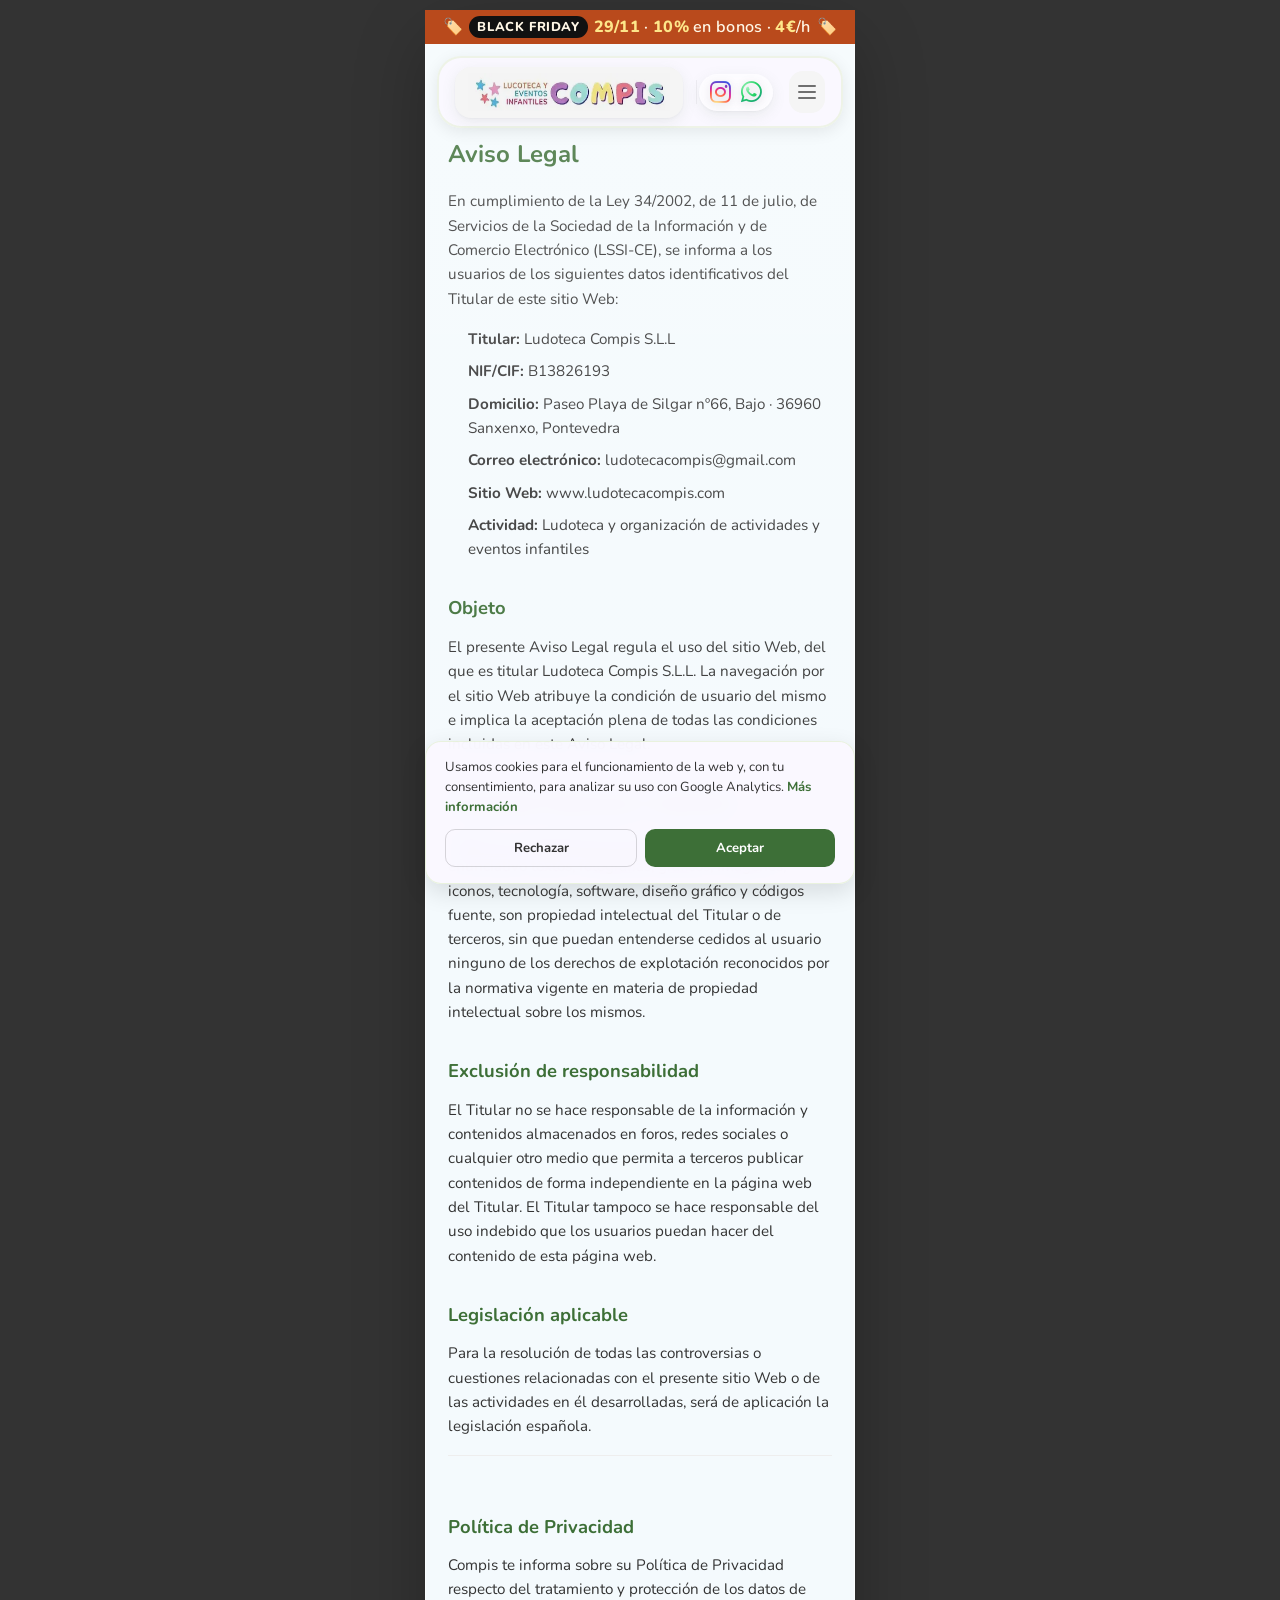
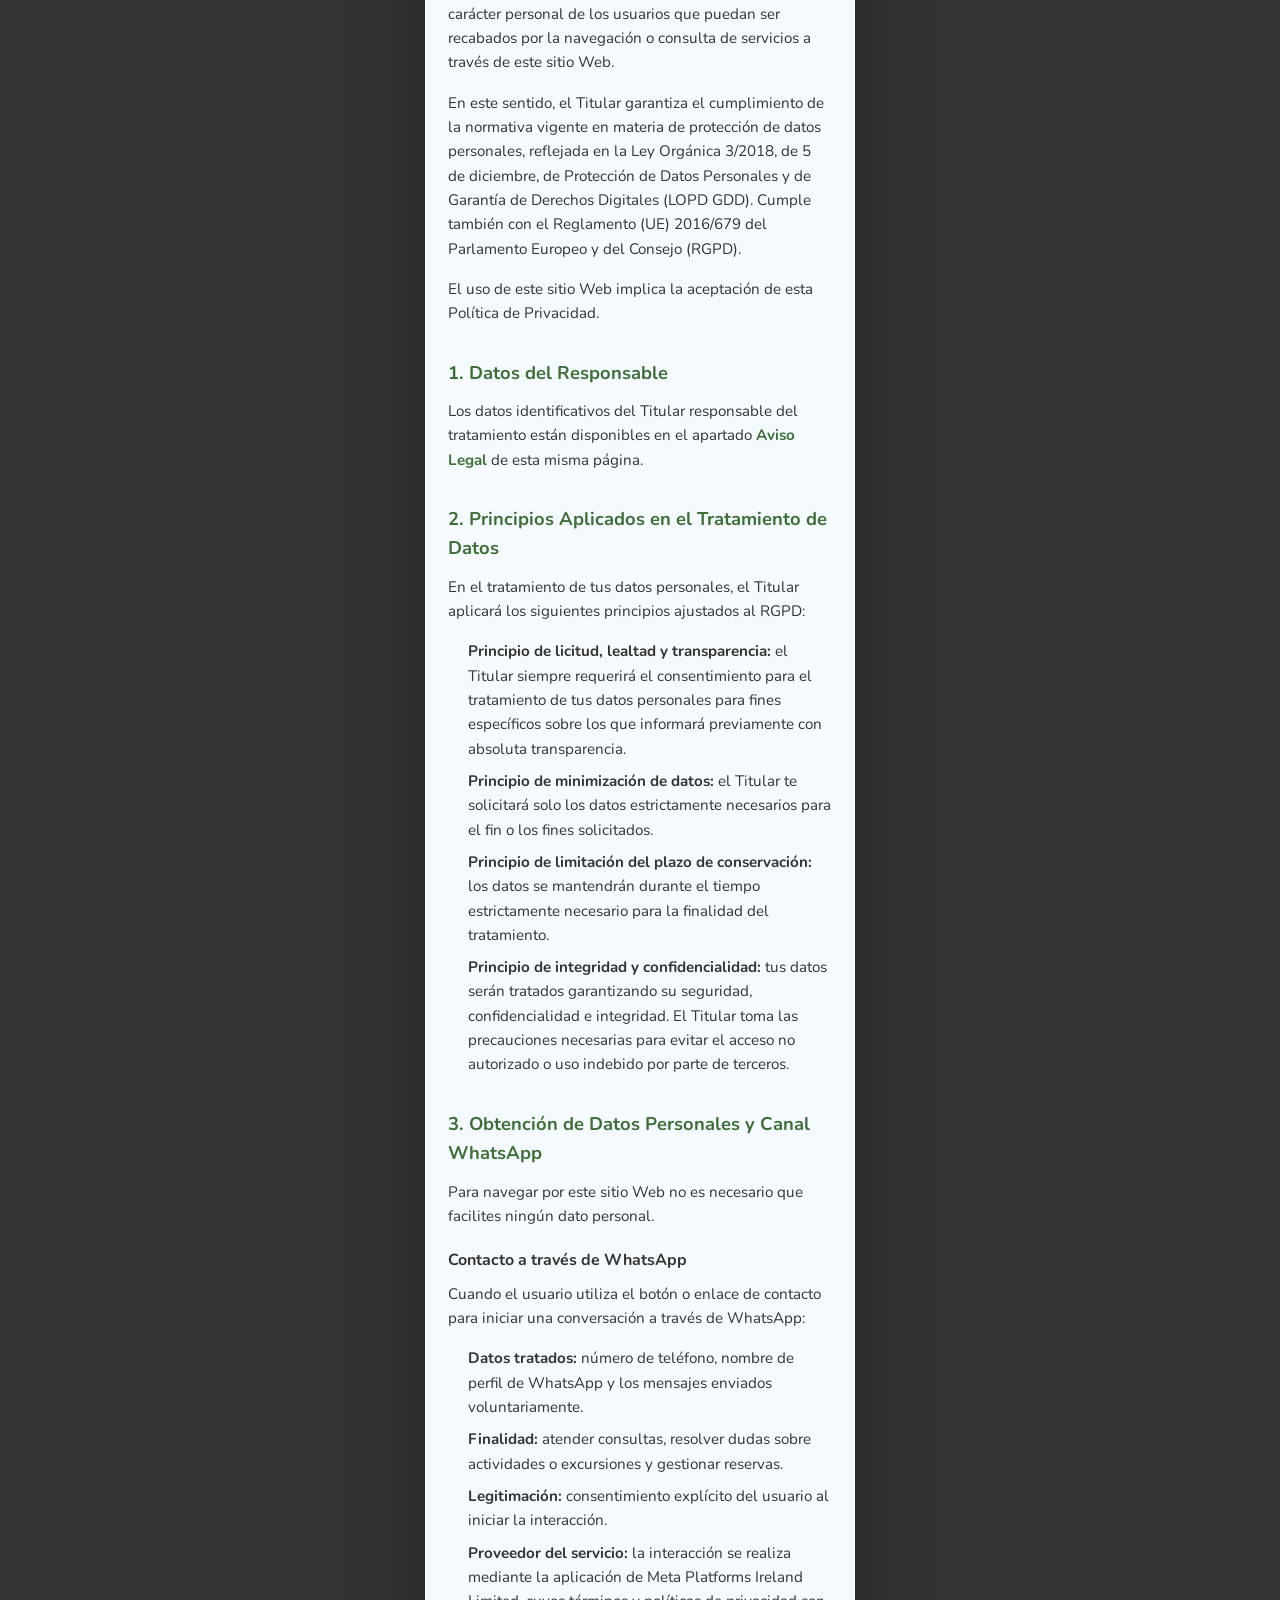
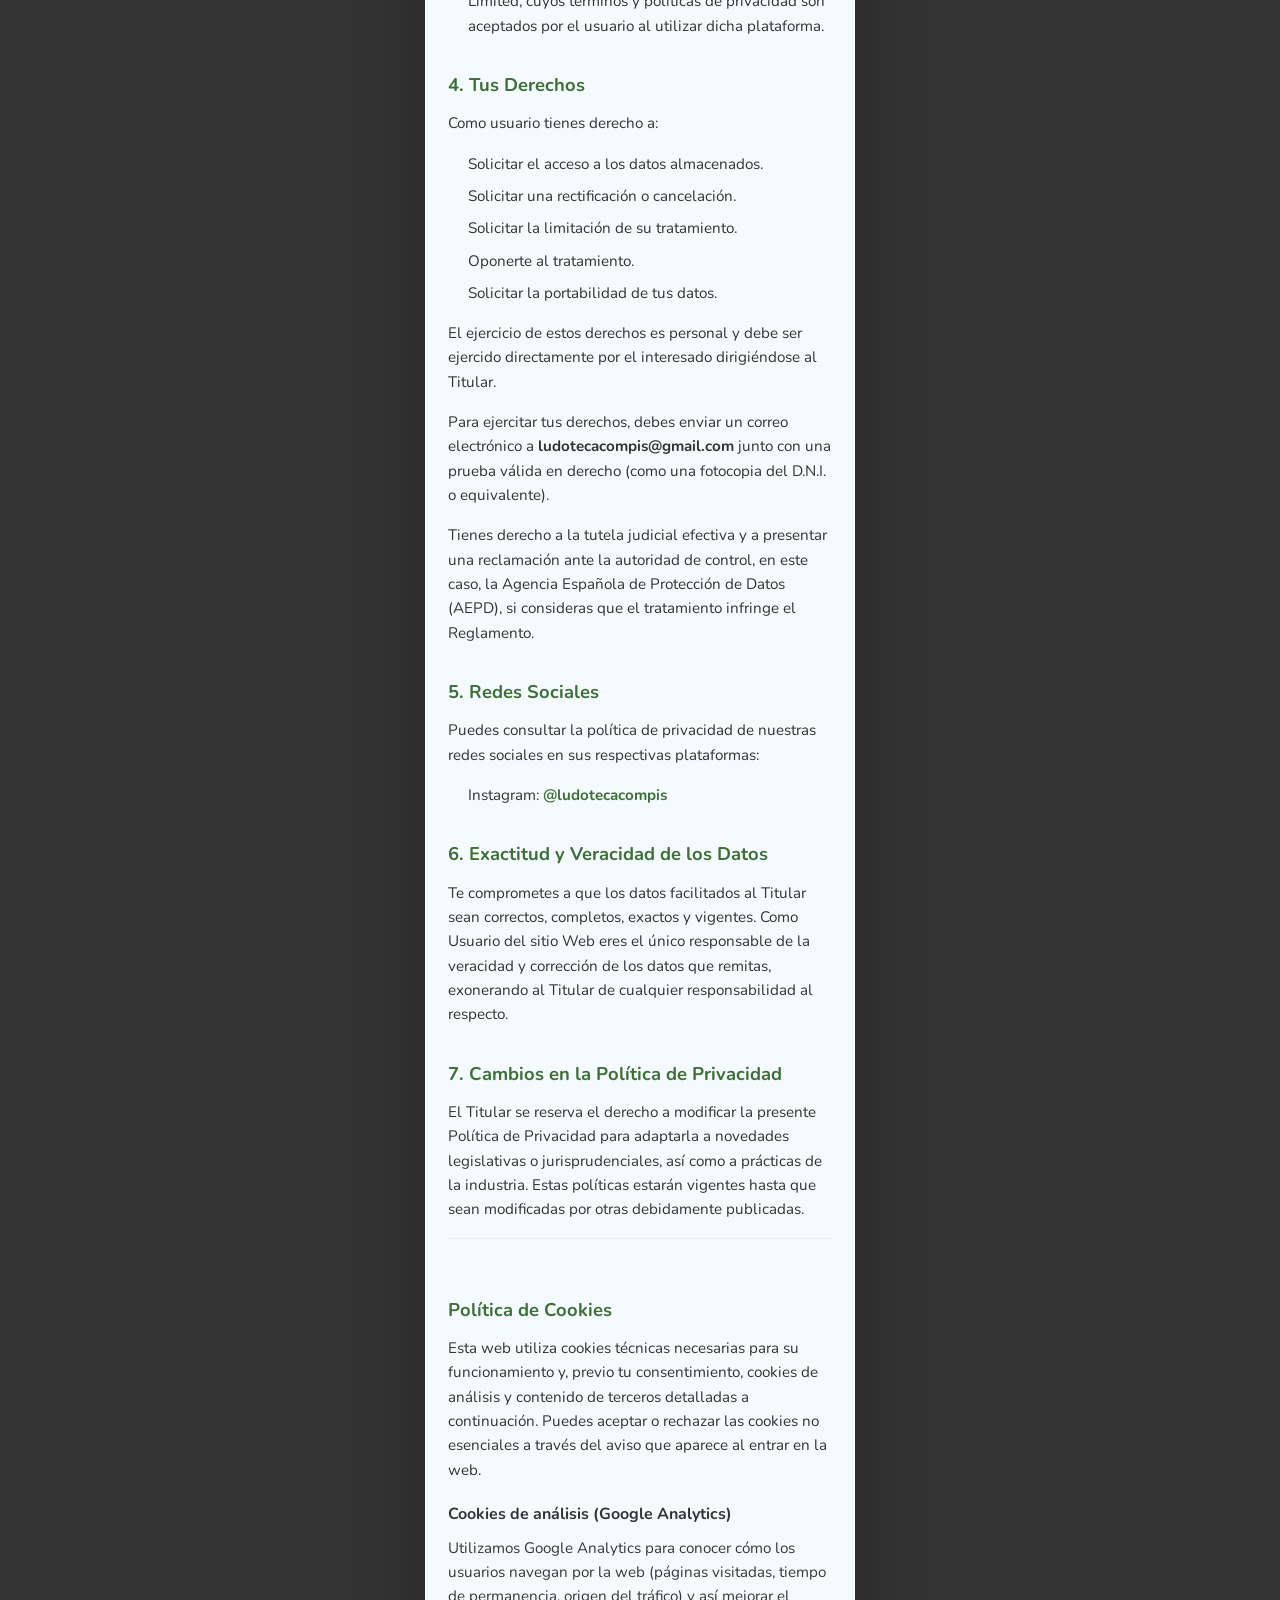
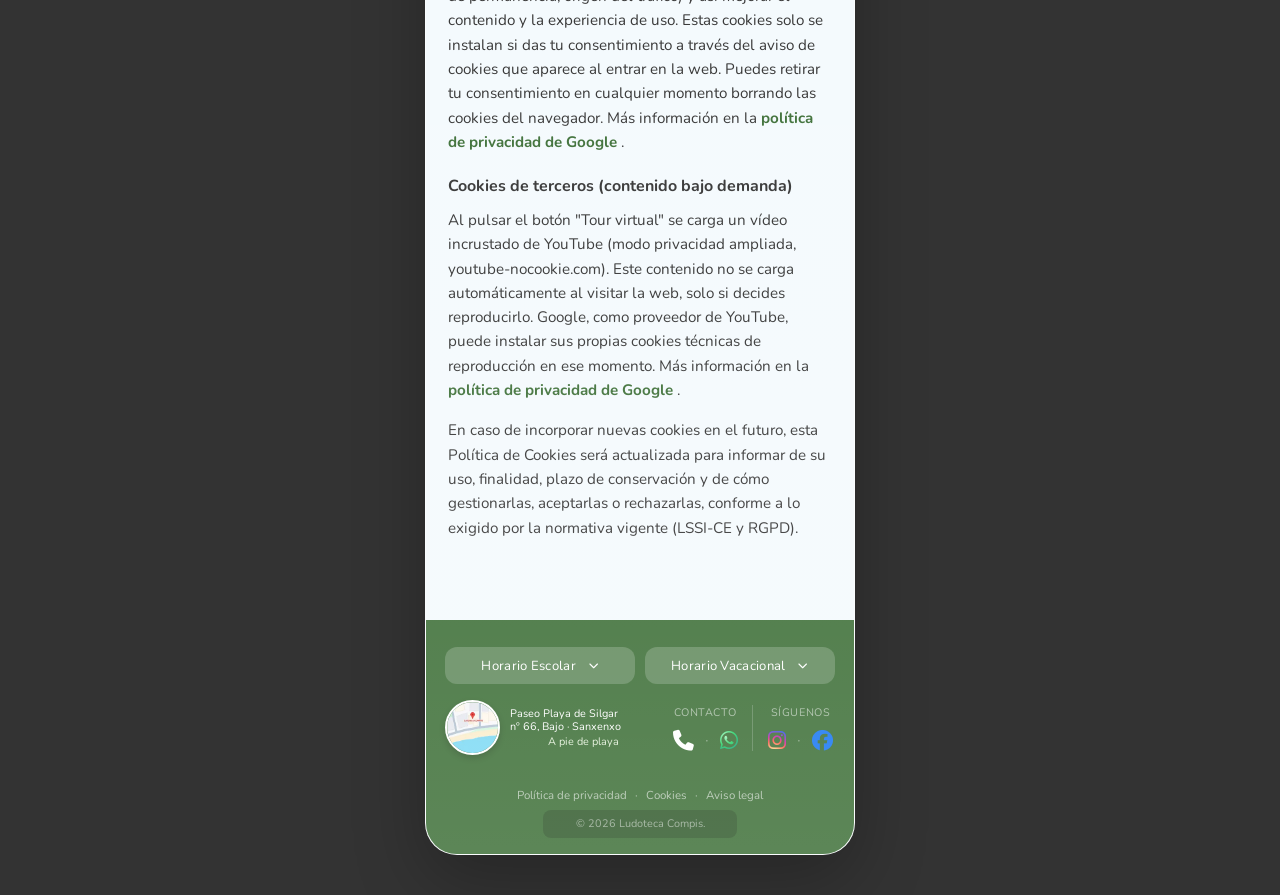
<file: legal.html>
<!DOCTYPE html>
<html lang="es">
<head>
    <meta charset="UTF-8" />
    <meta name="viewport" content="width=device-width, initial-scale=1.0" />

    <title>Aviso Legal y Política de Privacidad · Ludoteca Compis</title>
    <meta name="description" content="Consulta el aviso legal, la política de privacidad y la información legal de Ludoteca Compis.">
    <link rel="canonical" href="https://www.ludotecacompis.com/legal">

    <link rel="preconnect" href="https://fonts.googleapis.com">
    <link rel="preconnect" href="https://fonts.gstatic.com" crossorigin>
    <link rel="preconnect" href="https://cdnjs.cloudflare.com" crossorigin>

    <!-- CSS propio -->
    <link rel="stylesheet" href="./css/assistant.css">
    <link rel="stylesheet" href="./css/variables.css">
    <link rel="stylesheet" href="./css/reset.css">
    <link rel="stylesheet" href="./css/navbar.css">
    <link rel="stylesheet" href="./css/footer.css">
    <link rel="stylesheet" href="./css/main.css">
    <link rel="stylesheet" href="./css/legal.css">

    <!-- Google Fonts: no bloqueante -->
    <link rel="preload" as="style" href="https://fonts.googleapis.com/css2?family=Chewy&family=Nunito:wght@400;500;600;700;800&display=swap" onload="this.onload=null;this.rel='stylesheet'">
    <noscript><link rel="stylesheet" href="https://fonts.googleapis.com/css2?family=Chewy&family=Nunito:wght@400;500;600;700;800&display=swap"></noscript>

    <!-- Font Awesome: no bloqueante -->
    <link rel="preload" as="style" href="https://cdnjs.cloudflare.com/ajax/libs/font-awesome/6.5.1/css/all.min.css" onload="this.onload=null;this.rel='stylesheet'">
    <noscript><link rel="stylesheet" href="https://cdnjs.cloudflare.com/ajax/libs/font-awesome/6.5.1/css/all.min.css"></noscript>

    <link rel="icon" href="/favicon.ico" sizes="32x32">
    <link rel="apple-touch-icon" href="/apple-touch-icon.png">

    <meta property="og:type" content="website">
    <meta property="og:site_name" content="Ludoteca Compis">
    <meta property="og:url" content="https://www.ludotecacompis.com/legal">
    <meta property="og:title" content="Aviso Legal y Política de Privacidad · Ludoteca Compis">
    <meta property="og:description" content="Consulta la información legal, el aviso legal y la política de privacidad de Ludoteca Compis.">
    <meta property="og:image" content="https://www.ludotecacompis.com/assets/images/og-compis.jpg">
    <meta property="og:image:width" content="1200">
    <meta property="og:image:height" content="630">
    <meta property="og:locale" content="es_ES">

    <meta name="twitter:card" content="summary_large_image">
    <meta name="twitter:title" content="Aviso Legal y Política de Privacidad · Ludoteca Compis">
    <meta name="twitter:description" content="Consulta la información legal y la política de privacidad de Ludoteca Compis.">
    <meta name="twitter:image" content="https://www.ludotecacompis.com/assets/images/og-compis.jpg">
</head>

<body>
    <div class="app-shell">
        <div class="app-device">

            <div class="cookie-banner hidden" id="cookieBanner">
                <p class="cookie-banner__text">
                    Usamos cookies para el funcionamiento de la web y, con tu consentimiento, para analizar su uso con Google Analytics.
                    <a href="/legal.html#cookies">Más información</a>
                </p>
                <div class="cookie-banner__actions">
                    <button class="cookie-banner__btn cookie-banner__btn--reject" id="cookieReject">Rechazar</button>
                    <button class="cookie-banner__btn cookie-banner__btn--accept" id="cookieAccept">Aceptar</button>
                </div>
            </div>

    <button type="button" class="whatsapp-float" id="waToggle" aria-label="Abrir chat de WhatsApp">
        <i class="fab fa-whatsapp"></i>
    </button>

    <div class="wa-chatbox" id="waChat">
        <div class="wa-header">⭐ ¡Hola! ¿En qué podemos ayudarte? ⭐</div>
        <div class="wa-body">
            <div class="bot-menu">
                <div class="bot-title">Déjanos tu mensaje y te responderemos en la mayor brevedad posible. Gracias 🥰</div>
                <div class="bot-item">
                    <textarea id="waMessage" placeholder="Hola, me gustaría saber más sobre..."></textarea>
                    <button id="waSend">Enviar</button>
                </div>
                <div class="bot-contacto-telefono">
                    <p>¿Prefieres hablar directamente?</p>
                    <a href="tel:+34986066863" class="bot-btn-call">
                        <i class="fas fa-phone-alt"></i> Llamar ahora: 986 06 68 63
                    </a>
                </div>
            </div>
        </div>
    </div>

    <!-- Navbar -->
    <div class="site-header">
            <div class="announcement-bar">
                <a href="/pages/acceso-por-horas.html#tarifas" class="announcement-bar__link">
                    <span class="announcement-bar__icon">🏷️</span>
                    <span class="announcement-bar__badge">Black Friday</span>
                    <span class="announcement-bar__text"><strong>29/11</strong> · <strong>10%</strong> en bonos · <strong>4€</strong>/h</span>
                    <span class="announcement-bar__icon">🏷️</span>
                </a>
            </div>
        
        
        <nav class="navbar">
            <div class="navbar__actions">
                <a href="/" class="navbar__brand">
                    <img src="./assets/images/logo/logo.webp" alt="Compis">
                </a>
                <div class="navbar__socials-wrapper">
                    <a href="https://www.instagram.com/ludotecacompis/?hl=es" class="navbar__socials" target="_blank" rel="noopener noreferrer" aria-label="Instagram">
                        <i class="fa-brands fa-instagram"></i>
                    </a>
                    <a href="https://wa.me/34613293273" class="navbar__socials" target="_blank" rel="noopener noreferrer" aria-label="WhatsApp">
                        <i class="fa-brands fa-whatsapp"></i>
                    </a>
                </div>
                <button class="navbar__toggle" aria-label="Abrir menú" aria-controls="mobile-drawer" aria-expanded="false" type="button">
                    <span></span><span></span><span></span>
                </button>
            </div>
            <div class="navbar__overlay"></div>
            <div class="navbar__drawer" id="mobile-drawer">
                <ul class="drawer__menu">
                    <li class="item-index">
                        <a href="/index.html" class="drawer__card">
                            <span class="drawer__icon"><i class="fa-solid fa-rainbow"></i></span>
                            <span class="drawer__label">Inicio</span>
                            <span class="drawer__arrow"><i class="fa-solid fa-angle-right"></i></span>
                        </a>
                    </li>
                    <li class="item-campamentos">
                        <a href="/pages/campamentos.html" class="drawer__card">
                            <span class="drawer__icon"><i class="fa-solid fa-campground"></i></span>
                            <span class="drawer__label">Campamentos</span>
                            <span class="drawer__arrow"><i class="fa-solid fa-angle-right"></i></span>
                        </a>
                    </li>
                    <li class="item-cumpleanios">
                        <a href="/pages/cumples.html" class="drawer__card">
                            <span class="drawer__icon"><i class="fa-solid fa-cake-candles"></i></span>
                            <span class="drawer__label">Cumpleaños</span>
                            <span class="drawer__arrow"><i class="fa-solid fa-angle-right"></i></span>
                        </a>
                    </li>
                    <li class="item-fiestas">
                        <a href="/pages/fiestas-y-eventos.html" class="drawer__card">
                            <span class="drawer__icon"><i class="fa-solid fa-champagne-glasses"></i></span>
                            <span class="drawer__label">Fiestas y Eventos</span>
                            <span class="drawer__arrow"><i class="fa-solid fa-angle-right"></i></span>
                        </a>
                    </li>
                    <li class="item-excursiones">
                        <a href="/pages/excursiones.html" class="drawer__card">
                            <span class="drawer__icon"><i class="fa-solid fa-bus"></i></span>
                            <span class="drawer__label">Excursiones</span>
                            <span class="drawer__arrow"><i class="fa-solid fa-angle-right"></i></span>
                        </a>
                    </li>
                    <li class="item-jugar">
                        <a href="/pages/acceso-por-horas.html" class="drawer__card">
                            <span class="drawer__icon"><i class="fa-solid fa-puzzle-piece"></i></span>
                            <span class="drawer__label">Acceso por horas</span>
                            <span class="drawer__arrow"><i class="fa-solid fa-angle-right"></i></span>
                        </a>
                    </li>
                    <li class="item-nosotras">
                        <a href="/pages/nosotras.html" class="drawer__card">
                            <span class="drawer__icon"><i class="fa-solid fa-heart"></i></span>
                            <span class="drawer__label">Nosotras</span>
                            <span class="drawer__arrow"><i class="fa-solid fa-angle-right"></i></span>
                        </a>
                    </li>
                </ul>
            </div>
        </nav>
    </div>

    <main class="legal">

        <section id="aviso-legal" class="legal__section">
            <h1 class="legal__section-title">Aviso Legal</h1>

            <p>En cumplimiento de la Ley 34/2002, de 11 de julio, de Servicios de la Sociedad de la Información y de Comercio Electrónico (LSSI-CE), se informa a los usuarios de los siguientes datos identificativos del Titular de este sitio Web:</p>

            <ul class="legal__list">
                <li><strong>Titular:</strong> Ludoteca Compis S.L.L</li>
                <li><strong>NIF/CIF:</strong> B13826193</li>
                <li><strong>Domicilio:</strong> Paseo Playa de Silgar nº66, Bajo · 36960 Sanxenxo, Pontevedra</li>
                <li><strong>Correo electrónico:</strong> ludotecacompis@gmail.com</li>
                <li><strong>Sitio Web:</strong> www.ludotecacompis.com</li>
                <li><strong>Actividad:</strong> Ludoteca y organización de actividades y eventos infantiles</li>
            </ul>

            <h2>Objeto</h2>
            <p>El presente Aviso Legal regula el uso del sitio Web, del que es titular Ludoteca Compis S.L.L. La navegación por el sitio Web atribuye la condición de usuario del mismo e implica la aceptación plena de todas las condiciones incluidas en este Aviso Legal.</p>

            <h2>Propiedad intelectual e industrial</h2>
            <p>Todos los contenidos del sitio Web, incluyendo a título enunciativo textos, fotografías, gráficos, imágenes, iconos, tecnología, software, diseño gráfico y códigos fuente, son propiedad intelectual del Titular o de terceros, sin que puedan entenderse cedidos al usuario ninguno de los derechos de explotación reconocidos por la normativa vigente en materia de propiedad intelectual sobre los mismos.</p>

            <h2>Exclusión de responsabilidad</h2>
            <p>El Titular no se hace responsable de la información y contenidos almacenados en foros, redes sociales o cualquier otro medio que permita a terceros publicar contenidos de forma independiente en la página web del Titular. El Titular tampoco se hace responsable del uso indebido que los usuarios puedan hacer del contenido de esta página web.</p>

            <h2>Legislación aplicable</h2>
            <p>Para la resolución de todas las controversias o cuestiones relacionadas con el presente sitio Web o de las actividades en él desarrolladas, será de aplicación la legislación española.</p>
        </section>

        <section id="privacidad" class="legal__section">
            <h2 class="legal__section-title">Política de Privacidad</h2>

            <p>Compis te informa sobre su Política de Privacidad respecto del tratamiento y protección de los datos de carácter personal de los usuarios que puedan ser recabados por la navegación o consulta de servicios a través de este sitio Web.</p>

            <p>En este sentido, el Titular garantiza el cumplimiento de la normativa vigente en materia de protección de datos personales, reflejada en la Ley Orgánica 3/2018, de 5 de diciembre, de Protección de Datos Personales y de Garantía de Derechos Digitales (LOPD GDD). Cumple también con el Reglamento (UE) 2016/679 del Parlamento Europeo y del Consejo (RGPD).</p>

            <p>El uso de este sitio Web implica la aceptación de esta Política de Privacidad.</p>

            <h2>1. Datos del Responsable</h2>
            <p>Los datos identificativos del Titular responsable del tratamiento están disponibles en el apartado <a href="#aviso-legal">Aviso Legal</a> de esta misma página.</p>

            <h2>2. Principios Aplicados en el Tratamiento de Datos</h2>
            <p>En el tratamiento de tus datos personales, el Titular aplicará los siguientes principios ajustados al RGPD:</p>
            <ul class="legal__list">
                <li><strong>Principio de licitud, lealtad y transparencia:</strong> el Titular siempre requerirá el consentimiento para el tratamiento de tus datos personales para fines específicos sobre los que informará previamente con absoluta transparencia.</li>
                <li><strong>Principio de minimización de datos:</strong> el Titular te solicitará solo los datos estrictamente necesarios para el fin o los fines solicitados.</li>
                <li><strong>Principio de limitación del plazo de conservación:</strong> los datos se mantendrán durante el tiempo estrictamente necesario para la finalidad del tratamiento.</li>
                <li><strong>Principio de integridad y confidencialidad:</strong> tus datos serán tratados garantizando su seguridad, confidencialidad e integridad. El Titular toma las precauciones necesarias para evitar el acceso no autorizado o uso indebido por parte de terceros.</li>
            </ul>

            <h2>3. Obtención de Datos Personales y Canal WhatsApp</h2>
            <p>Para navegar por este sitio Web no es necesario que facilites ningún dato personal.</p>

            <h3>Contacto a través de WhatsApp</h3>
            <p>Cuando el usuario utiliza el botón o enlace de contacto para iniciar una conversación a través de WhatsApp:</p>
            <ul class="legal__list">
                <li><strong>Datos tratados:</strong> número de teléfono, nombre de perfil de WhatsApp y los mensajes enviados voluntariamente.</li>
                <li><strong>Finalidad:</strong> atender consultas, resolver dudas sobre actividades o excursiones y gestionar reservas.</li>
                <li><strong>Legitimación:</strong> consentimiento explícito del usuario al iniciar la interacción.</li>
                <li><strong>Proveedor del servicio:</strong> la interacción se realiza mediante la aplicación de Meta Platforms Ireland Limited, cuyos términos y políticas de privacidad son aceptados por el usuario al utilizar dicha plataforma.</li>
            </ul>

            <h2>4. Tus Derechos</h2>
            <p>Como usuario tienes derecho a:</p>
            <ul class="legal__list">
                <li>Solicitar el acceso a los datos almacenados.</li>
                <li>Solicitar una rectificación o cancelación.</li>
                <li>Solicitar la limitación de su tratamiento.</li>
                <li>Oponerte al tratamiento.</li>
                <li>Solicitar la portabilidad de tus datos.</li>
            </ul>
            <p>El ejercicio de estos derechos es personal y debe ser ejercido directamente por el interesado dirigiéndose al Titular.</p>
            <p>Para ejercitar tus derechos, debes enviar un correo electrónico a <strong>ludotecacompis@gmail.com</strong> junto con una prueba válida en derecho (como una fotocopia del D.N.I. o equivalente).</p>
            <p>Tienes derecho a la tutela judicial efectiva y a presentar una reclamación ante la autoridad de control, en este caso, la Agencia Española de Protección de Datos (AEPD), si consideras que el tratamiento infringe el Reglamento.</p>

            <h2>5. Redes Sociales</h2>
            <p>Puedes consultar la política de privacidad de nuestras redes sociales en sus respectivas plataformas:</p>
            <ul class="legal__list">
                <li>Instagram: <a href="https://www.instagram.com/ludotecacompis/?hl=es" target="_blank" rel="noopener noreferrer">@ludotecacompis</a></li>
            </ul>

            <h2>6. Exactitud y Veracidad de los Datos</h2>
            <p>Te comprometes a que los datos facilitados al Titular sean correctos, completos, exactos y vigentes. Como Usuario del sitio Web eres el único responsable de la veracidad y corrección de los datos que remitas, exonerando al Titular de cualquier responsabilidad al respecto.</p>

            <h2>7. Cambios en la Política de Privacidad</h2>
            <p>El Titular se reserva el derecho a modificar la presente Política de Privacidad para adaptarla a novedades legislativas o jurisprudenciales, así como a prácticas de la industria. Estas políticas estarán vigentes hasta que sean modificadas por otras debidamente publicadas.</p>
        </section>

        <section id="cookies" class="legal__section">
            <h2 class="legal__section-title">Política de Cookies</h2>

            <p>
            Esta web utiliza cookies técnicas necesarias para su funcionamiento y, 
            previo tu consentimiento, cookies de análisis y contenido de terceros 
            detalladas a continuación. Puedes aceptar o rechazar las cookies no 
            esenciales a través del aviso que aparece al entrar en la web.
            </p>

            <h3>Cookies de análisis (Google Analytics)</h3>
            <p>
            Utilizamos Google Analytics para conocer cómo los usuarios navegan por la 
            web (páginas visitadas, tiempo de permanencia, origen del tráfico) y así 
            mejorar el contenido y la experiencia de uso. Estas cookies solo se 
            instalan si das tu consentimiento a través del aviso de cookies que 
            aparece al entrar en la web. Puedes retirar tu consentimiento en 
            cualquier momento borrando las cookies del navegador. Más información en 
            la <a href="https://policies.google.com/privacy" target="_blank" rel="noopener">
                política de privacidad de Google
            </a>.
            </p>

            <h3>Cookies de terceros (contenido bajo demanda)</h3>
            <p>
            Al pulsar el botón "Tour virtual" se carga un vídeo incrustado de YouTube 
            (modo privacidad ampliada, youtube-nocookie.com). Este contenido no se 
            carga automáticamente al visitar la web, solo si decides reproducirlo. 
            Google, como proveedor de YouTube, puede instalar sus propias cookies 
            técnicas de reproducción en ese momento. Más información en la 
            <a href="https://policies.google.com/privacy" target="_blank" rel="noopener">
                política de privacidad de Google
            </a>.
            </p>

            <p>
            En caso de incorporar nuevas cookies en el futuro, esta Política de 
            Cookies será actualizada para informar de su uso, finalidad, plazo de 
            conservación y de cómo gestionarlas, aceptarlas o rechazarlas, conforme 
            a lo exigido por la normativa vigente (LSSI-CE y RGPD).
            </p>
        </section>

    </main>

    <!-- Footer -->
    <footer class="footer-compis">
        <div class="footer-compis__container">

            <div class="footer-compis__hours-accordion">
                <div class="footer-compis__hours-item">
                    <button class="footer-compis__hours-toggle" data-hours-toggle aria-expanded="false" aria-controls="hoursEscolar">
                       <span>Horario Escolar</span>
                        <i class="fa-solid fa-chevron-down footer-compis__hours-caret"></i>
                    </button>
                    <div class="footer-compis__hours-panel" id="hoursEscolar">
                        <div class="footer-compis__hours-row">
                            <span>Todos los días</span>
                            <span>16:30 a 20:30h</span>
                        </div>
                        <div class="footer-compis__hours-row">
                            <span>Miércoles</span>
                            <span>Cerrado · <small class="horario__variable">Variable</small></span>
                        </div>
                    </div>
                </div>

                <div class="footer-compis__hours-item">
                    <button class="footer-compis__hours-toggle" data-hours-toggle aria-expanded="false" aria-controls="hoursVacacional">
                        <span>Horario Vacacional</span>
                        <i class="fa-solid fa-chevron-down footer-compis__hours-caret"></i>
                    </button>
                    <div class="footer-compis__hours-panel" id="hoursVacacional">
                        <div class="footer-compis__hours-row">
                            <span>Lunes a Viernes</span>
                            <span>9:00 a 14:00h<br>16:30 a 21:00h</span>
                        </div>
                        <div class="footer-compis__hours-row">
                            <span>Miércoles por la tarde</span>
                            <span>Cerrado</span>
                        </div>
                        <div class="footer-compis__hours-row">
                            <span>Sábados</span>
                            <span>17:00 a 01:00h</span>
                        </div>
                        <div class="footer-compis__hours-row">
                            <span>Domingos</span>
                            <span>17:00 a 21:00h</span>
                        </div>
                    </div>
                </div>
            </div>

            <div class="footer-compis__bottom-grid">

                <div class="footer-compis__location">
                    <a href="https://maps.app.goo.gl/NKniTXcV2fpVFYBYA" target="_blank" rel="noopener noreferrer" class="footer-compis__map-link">
                        <div class="footer-compis__map-avatar">
                            <img src="./assets/images/footer/map_150.webp" alt="Ver ubicación de Compis en Google Maps" loading="lazy">
                        </div>
                    </a>
                    <div class="footer-compis__address">
                        <p class="footer-compis__street">Paseo Playa de Silgar</p>
                        <p class="footer-compis__street">nº 66, Bajo · Sanxenxo</p>
                        <p class="footer-compis__city"><span>A pie de playa</span></p>
                    </div>
                </div>

                <div class="footer-compis__contact-groups">
                    <div class="footer-compis__group">
                        <span class="footer-compis__group-label">Contacto</span>
                        <div class="footer-compis__group-icons">
                            <a href="tel:+34986066863" aria-label="Teléfono"><i class="fa-solid fa-phone"></i></a>
                            <span class="footer-compis__group-sep">·</span>
                            <a href="https://wa.me/34613293273" target="_blank" rel="noopener noreferrer" aria-label="WhatsApp"><i class="fa-brands fa-whatsapp"></i></a>
                        </div>
                    </div>

                    <span class="footer-compis__vdivider"></span>

                    <div class="footer-compis__group">
                        <span class="footer-compis__group-label">Síguenos</span>
                        <div class="footer-compis__group-icons">
                            <a href="https://www.instagram.com/ludotecacompis/?hl=es" target="_blank" rel="noopener noreferrer" aria-label="Instagram"><i class="fa-brands fa-instagram"></i></a>
                            <span class="footer-compis__group-sep">·</span>
                            <a href="https://www.facebook.com/people/Compis-Ludoteca/100081051092342/" target="_blank" rel="noopener noreferrer" class="footer-compis__social--facebook" aria-label="Facebook"><i class="fa-brands fa-facebook"></i></a>
                        </div>
                    </div>
                </div>

            </div>

            <!-- LEGALES & COPYRIGHT -->
            <div class="footer-compis__bottom">
                <nav class="footer-compis__legal">
                    <a href="/legal.html#privacidad">Política de privacidad</a> ·
                    <a href="/legal.html#cookies">Cookies</a> ·
                    <a href="/legal.html#aviso-legal">Aviso legal</a>
                </nav>
                <p class="footer-compis__copy">&copy; <span id="footerYear">2026</span> Ludoteca Compis.</p>
            </div>
        </div>
    </footer>

    <button type="button" class="back-to-top" id="backToTop" aria-label="Volver arriba">
        <i class="fa-solid fa-chevron-up"></i>
    </button>

    <script type="module" src="./js/legal-main.js"></script>

        </div>
    </div>
</body>
</html>
</file>
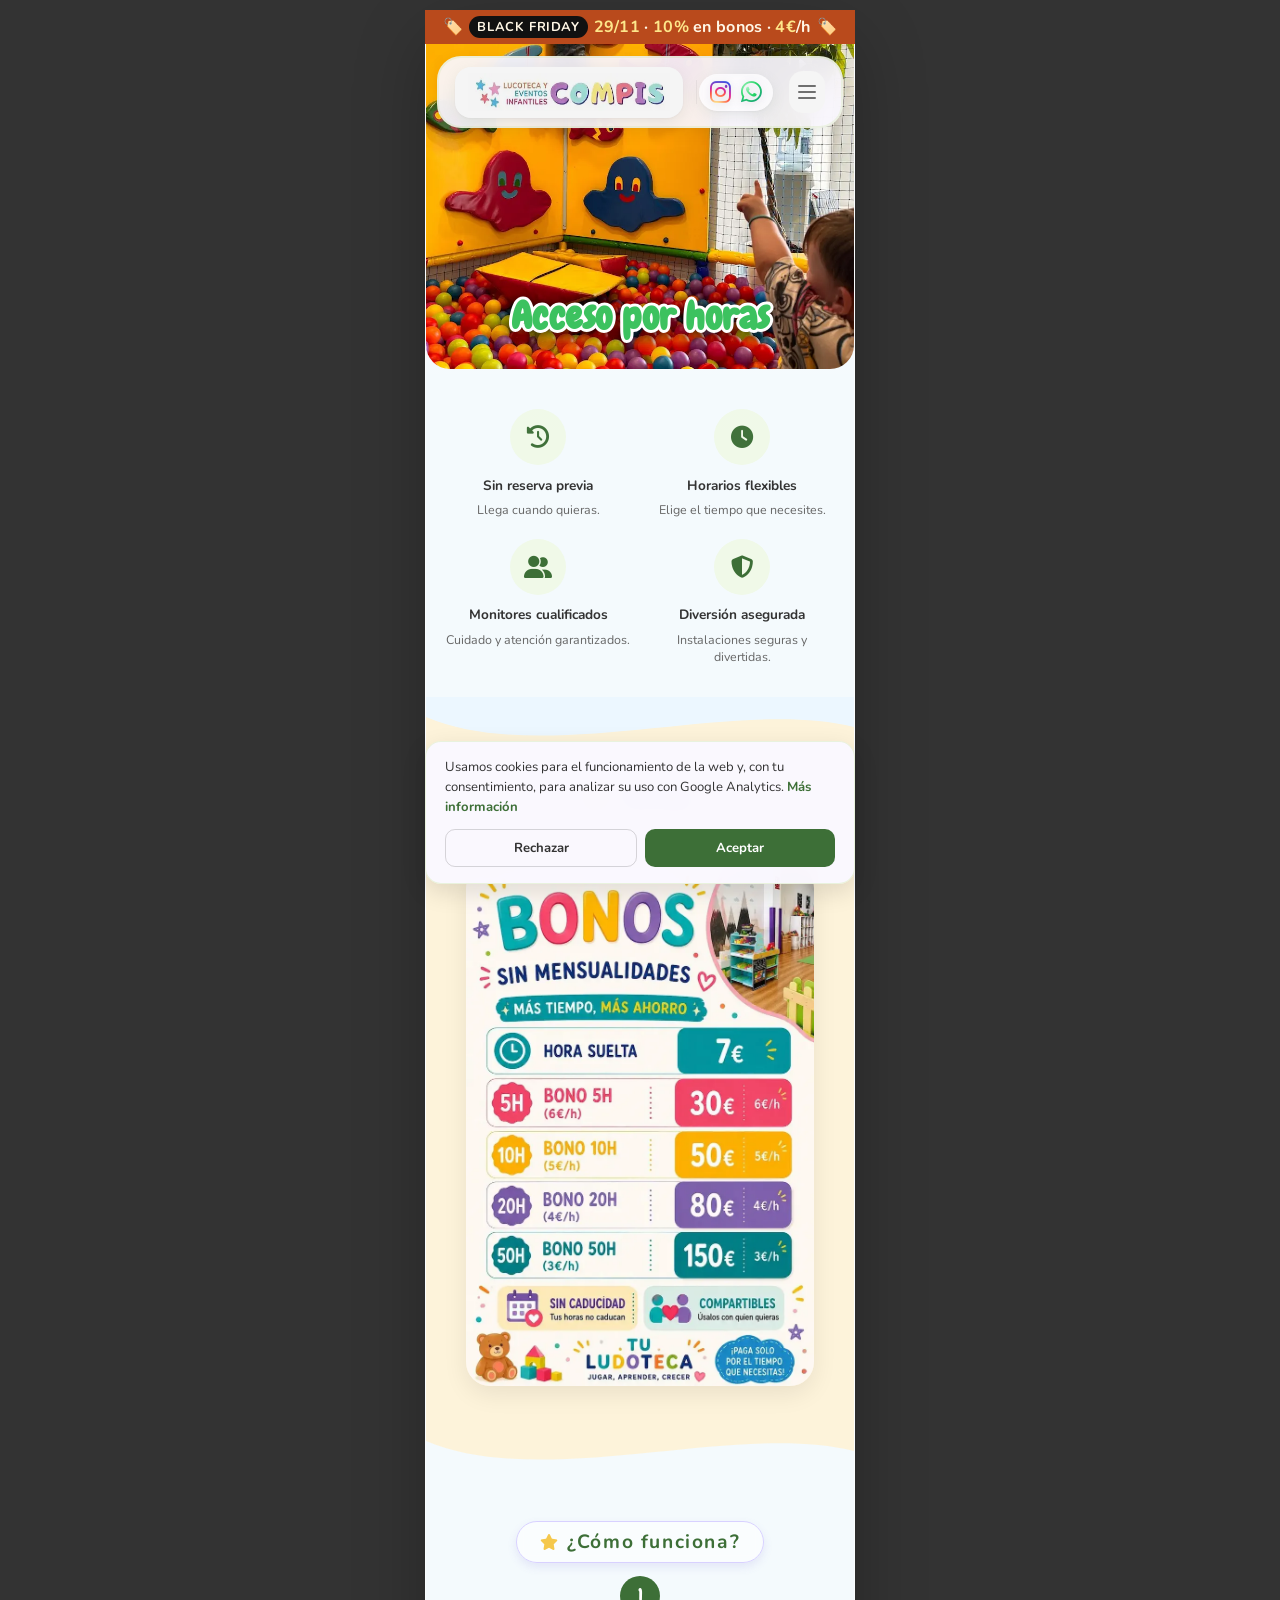
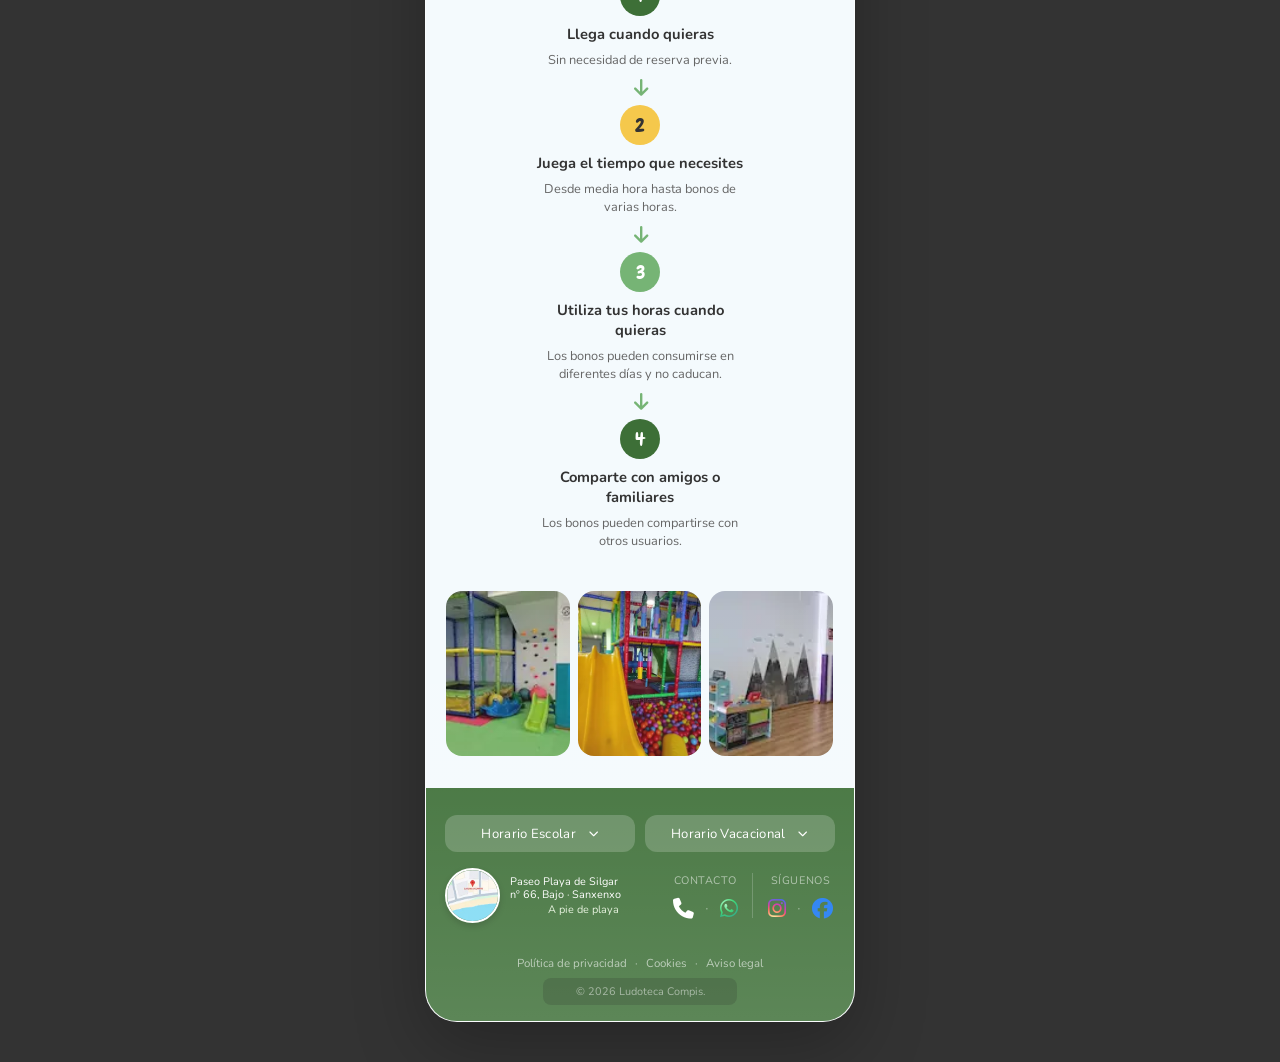
<file: pages/acceso-por-horas.html>
<!DOCTYPE html>
<html lang="es">
<head>
    <meta charset="UTF-8" />
    <meta name="viewport" content="width=device-width, initial-scale=1.0"/>

    <title>Acceso por Horas a la Ludoteca en Sanxenxo · Ludoteca Compis</title>
    <meta name="description" content="Disfruta de la ludoteca por horas en Sanxenxo. Un espacio de juego seguro y divertido para que los peques disfruten mientras tú tienes tiempo para ti.">
    <link rel="canonical" href="https://www.ludotecacompis.com/pages/acceso-por-horas">

    <link rel="preconnect" href="https://cdnjs.cloudflare.com" crossorigin>

    <!-- LCP: imagen del hero -->
    <link rel="preload" as="image" href="../assets/images/acceso-por-horas/hero.webp" fetchpriority="high">

    <!-- Fuentes propias -->
    <link rel="preload" href="../assets/fonts/nunito-400.woff2" as="font" type="font/woff2" crossorigin>
    <link rel="preload" href="../assets/fonts/nunito-700.woff2" as="font" type="font/woff2" crossorigin>
    <link rel="preload" href="../assets/fonts/chewy-400.woff2" as="font" type="font/woff2" crossorigin>

    <!-- CSS propio -->
    <link rel="stylesheet" href="../css/assistant.css">
    <link rel="stylesheet" href="../css/variables.css">
    <link rel="stylesheet" href="../css/reset.css">
    <link rel="stylesheet" href="../css/navbar.css">
    <link rel="stylesheet" href="../css/footer.css">
    <link rel="stylesheet" href="../css/main.css">
    <link rel="stylesheet" href="../css/vaj.css">

    <!-- Font Awesome: no bloqueante -->
    <link rel="preload" as="style" href="https://cdnjs.cloudflare.com/ajax/libs/font-awesome/6.5.1/css/all.min.css" onload="this.onload=null;this.rel='stylesheet'">
    <noscript><link rel="stylesheet" href="https://cdnjs.cloudflare.com/ajax/libs/font-awesome/6.5.1/css/all.min.css"></noscript>

    <link rel="icon" href="/favicon.ico" sizes="32x32">
    <link rel="apple-touch-icon" href="/apple-touch-icon.png">

    <meta property="og:type" content="website">
    <meta property="og:site_name" content="Ludoteca Compis">
    <meta property="og:url" content="https://www.ludotecacompis.com/pages/acceso-por-horas">
    <meta property="og:title" content="Acceso por Horas a la Ludoteca en Sanxenxo · Ludoteca Compis">
    <meta property="og:description" content="Un espacio de juego seguro y divertido en Sanxenxo para disfrutar de la ludoteca por horas.">
    <meta property="og:image" content="https://www.ludotecacompis.com/assets/images/og-compis.jpg">
    <meta property="og:image:width" content="1200">
    <meta property="og:image:height" content="630">
    <meta property="og:locale" content="es_ES">

    <meta name="twitter:card" content="summary_large_image">
    <meta name="twitter:title" content="Acceso por Horas a la Ludoteca en Sanxenxo · Ludoteca Compis">
    <meta name="twitter:description" content="Un espacio de juego seguro y divertido en Sanxenxo para disfrutar de la ludoteca por horas.">
    <meta name="twitter:image" content="https://www.ludotecacompis.com/assets/images/og-compis.jpg">
</head>

<body>
    <div class="app-shell">
        <div class="app-device">

    <div class="cookie-banner hidden" id="cookieBanner">
        <p class="cookie-banner__text">
            Usamos cookies para el funcionamiento de la web y, con tu consentimiento, para analizar su uso con Google Analytics.
            <a href="/legal.html#cookies">Más información</a>
        </p>
        <div class="cookie-banner__actions">
            <button class="cookie-banner__btn cookie-banner__btn--reject" id="cookieReject">Rechazar</button>
            <button class="cookie-banner__btn cookie-banner__btn--accept" id="cookieAccept">Aceptar</button>
        </div>
    </div>

    <!-- WhatsApp flotante -->
    <button type="button" class="whatsapp-float" id="waToggle" aria-label="Abrir chat de WhatsApp">
        <i class="fab fa-whatsapp"></i>
    </button>

    <div class="wa-chatbox" id="waChat">
        <div class="wa-header">⭐ ¡Hola! ¿En qué podemos ayudarte? ⭐</div>
        <div class="wa-body">
            <div class="bot-menu">
                <div class="bot-title">Déjanos tu mensaje y te responderemos en la mayor brevedad posible. Gracias 🥰</div>
                <div class="bot-item">
                    <textarea id="waMessage" placeholder="Hola, me gustaría saber más sobre..."></textarea>
                    <button id="waSend">Enviar</button>
                </div>
                <div class="bot-contacto-telefono">
                    <p>¿Prefieres hablar directamente?</p>
                    <a href="tel:+34986066863" class="bot-btn-call">
                        <i class="fas fa-phone-alt"></i> Llamar ahora: 986 06 68 63
                    </a>
                </div>
            </div>
        </div>
    </div>

    <!-- Navbar -->
    <div class="site-header">
            <div class="announcement-bar">
                <a href="/pages/acceso-por-horas.html#tarifas" class="announcement-bar__link">
                    <span class="announcement-bar__icon">🏷️</span>
                    <span class="announcement-bar__badge">Black Friday</span>
                    <span class="announcement-bar__text"><strong>29/11</strong> · <strong>10%</strong> en bonos · <strong>4€</strong>/h</span>
                    <span class="announcement-bar__icon">🏷️</span>
                </a>
            </div>

        <nav class="navbar">
            <div class="navbar__actions">
                <a href="/" class="navbar__brand">
                    <img src="../assets/images/logo/logo.webp" alt="Compis, ludoteca y eventos infantiles en Sanxenxo">
                </a>
                <div class="navbar__socials-wrapper">
                    <a href="https://www.instagram.com/ludotecacompis/?hl=es" class="navbar__socials" target="_blank" rel="noopener noreferrer" aria-label="Instagram">
                        <i class="fa-brands fa-instagram"></i>
                    </a>
                    <a href="https://wa.me/34613293273" class="navbar__socials" target="_blank" rel="noopener noreferrer" aria-label="WhatsApp">
                        <i class="fa-brands fa-whatsapp"></i>
                    </a>
                </div>
                <button class="navbar__toggle" aria-label="Abrir menú" aria-controls="mobile-drawer" aria-expanded="false" type="button">
                    <span></span><span></span><span></span>
                </button>
            </div>
            <div class="navbar__overlay"></div>
            <div class="navbar__drawer" id="mobile-drawer">
                <ul class="drawer__menu">
                    <li class="item-index">
                        <a href="/index.html" class="drawer__card">
                            <span class="drawer__icon"><i class="fa-solid fa-rainbow"></i></span>
                            <span class="drawer__label">Inicio</span>
                            <span class="drawer__arrow"><i class="fa-solid fa-angle-right"></i></span>
                        </a>
                    </li>
                    <li class="item-campamentos">
                        <a href="campamentos.html" class="drawer__card">
                            <span class="drawer__icon"><i class="fa-solid fa-campground"></i></span>
                            <span class="drawer__label">Campamentos</span>
                            <span class="drawer__arrow"><i class="fa-solid fa-angle-right"></i></span>
                        </a>
                    </li>
                    <li class="item-cumpleanios">
                        <a href="cumples.html" class="drawer__card">
                            <span class="drawer__icon"><i class="fa-solid fa-cake-candles"></i></span>
                            <span class="drawer__label">Cumpleaños</span>
                            <span class="drawer__arrow"><i class="fa-solid fa-angle-right"></i></span>
                        </a>
                    </li>
                    <li class="item-jugar">
                        <a href="acceso-por-horas.html" class="drawer__card">
                            <span class="drawer__icon"><i class="fa-solid fa-puzzle-piece"></i></span>
                            <span class="drawer__label">Acceso por horas</span>
                            <span class="drawer__arrow"><i class="fa-solid fa-angle-right"></i></span>
                        </a>
                    </li>
                    <li class="item-fiestas">
                       <a href="fiestas-y-eventos.html" class="drawer__card">
                            <span class="drawer__icon"><i class="fa-solid fa-champagne-glasses"></i></span>
                            <span class="drawer__label">Fiestas y Eventos</span>
                            <span class="drawer__arrow"><i class="fa-solid fa-angle-right"></i></span>
                        </a>
                    </li>
                    <li class="item-excursiones">
                        <a href="excursiones.html" class="drawer__card">
                            <span class="drawer__icon"><i class="fa-solid fa-bus"></i></span>
                            <span class="drawer__label">Excursiones</span>
                            <span class="drawer__arrow"><i class="fa-solid fa-angle-right"></i></span>
                        </a>
                    </li>
                    <li class="item-nosotras">
                        <a href="nosotras.html" class="drawer__card">
                            <span class="drawer__icon"><i class="fa-solid fa-heart"></i></span>
                            <span class="drawer__label">Nosotras</span>
                            <span class="drawer__arrow"><i class="fa-solid fa-angle-right"></i></span>
                        </a>
                    </li>
                </ul>
            </div>
        </nav>
    </div>

    <!-- CONTENIDO VEN A JUGAR -->
    <main class="vaj-main">

        <!-- HERO -->
        <section class="vaj-hero">
            <div class="vaj-hero__bg">
                <img src="../assets/images/acceso-por-horas/hero.webp" alt="Niños jugando en la ludoteca Compis durante el acceso por horas" class="vaj-hero__img">
                <div class="vaj-hero__overlay"></div>
            </div>
            <div class="vaj-hero__content">
                <h1 class="vaj-hero__title">Acceso por horas</h1>
            </div>
        </section>

        <!-- FEATURES -->
        <section class="vaj-features">
            <h2 class="vaj-features__title visually-hidden">Diversión sin límites para ellos,<br>tranquilidad total para ti.</h2>
            <ul class="vaj-features__list">
                <li class="vaj-feature">
                    <span class="vaj-feature__icon"><i class="fa-solid fa-clock-rotate-left"></i></span>
                    <h3 class="vaj-feature__name">Sin reserva previa</h3>
                    <p class="vaj-feature__desc">Llega cuando quieras.</p>
                </li>
                <li class="vaj-feature">
                    <span class="vaj-feature__icon"><i class="fa-solid fa-clock"></i></span>
                    <h3 class="vaj-feature__name">Horarios flexibles</h3>
                    <p class="vaj-feature__desc">Elige el tiempo que necesites.</p>
                </li>
                <li class="vaj-feature">
                    <span class="vaj-feature__icon"><i class="fa-solid fa-user-group"></i></span>
                    <h3 class="vaj-feature__name">Monitores cualificados</h3>
                    <p class="vaj-feature__desc">Cuidado y atención garantizados.</p>
                </li>
                <li class="vaj-feature">
                    <span class="vaj-feature__icon"><i class="fa-solid fa-shield-halved"></i></span>
                    <h3 class="vaj-feature__name">Diversión asegurada</h3>
                    <p class="vaj-feature__desc">Instalaciones seguras y divertidas.</p>
                </li>
            </ul>
        </section>

        <!-- Separador -->
        <div class="wave-divider wave--trust-to-pricing" aria-hidden="true">
            <svg xmlns="http://www.w3.org/2000/svg" viewBox="0 0 1440 60" preserveAspectRatio="none">
                <path d="M0,20 C400,70 1040,0 1440,30 L1440,60 L0,60 Z" fill="#fdf3da"/>
            </svg>
        </div>

        <section class="vaj-tarifas" id="tarifas">
            <h2 class="vaj-tarifas__title"><i class="fa-solid fa-star"></i> Tarifas</h2>

            <div class="vaj-tarifas__grid">

                <div class="vaj-tarifas__img-wrap">
                    <img src="../assets/images/acceso-por-horas/tarifas_750.webp" alt="Tarifas y bonos del acceso por horas en la ludoteca Compis" class="vaj-tarifas__img" loading="lazy">
                </div>

            </div>
        </section>

        <div class="wave-divider wave--hero-to-experiences" aria-hidden="true">
            <svg xmlns="http://www.w3.org/2000/svg" viewBox="0 0 1440 60" preserveAspectRatio="none">
                <path d="M0,20 C400,70 1040,0 1440,30 L1440,60 L0,60 Z" fill="#F4FAFD"/>
            </svg>
        </div>

        <section class="vaj-como">
            <h2 class="vaj-como__title"><i class="fa-solid fa-star"></i> ¿Cómo funciona?</h2>
            <ol class="vaj-como__steps">
                <li class="vaj-paso">
                    <span class="vaj-paso__num">1</span>
                    <h3 class="vaj-paso__name">Llega cuando quieras</h3>
                    <p class="vaj-paso__desc">Sin necesidad de reserva previa.</p>
                </li>
                <li class="vaj-paso vaj-paso--arrow" aria-hidden="true">
                    <i class="fa-solid fa-arrow-right"></i>
                </li>
                <li class="vaj-paso">
                    <span class="vaj-paso__num vaj-paso__num--2">2</span>
                    <h3 class="vaj-paso__name">Juega el tiempo que necesites</h3>
                    <p class="vaj-paso__desc">Desde media hora hasta bonos de varias horas.</p>
                </li>
                <li class="vaj-paso vaj-paso--arrow" aria-hidden="true">
                    <i class="fa-solid fa-arrow-right"></i>
                </li>
                <li class="vaj-paso">
                    <span class="vaj-paso__num vaj-paso__num--3">3</span>
                    <h3 class="vaj-paso__name">Utiliza tus horas cuando quieras</h3>
                    <p class="vaj-paso__desc">Los bonos pueden consumirse en diferentes días y no caducan.</p>
                </li>
                <li class="vaj-paso vaj-paso--arrow" aria-hidden="true">
                    <i class="fa-solid fa-arrow-right"></i>
                </li>
                <li class="vaj-paso">
                    <span class="vaj-paso__num vaj-paso__num--4">4</span>
                    <h3 class="vaj-paso__name">Comparte con amigos o familiares</h3>
                    <p class="vaj-paso__desc">Los bonos pueden compartirse con otros usuarios.</p>
                </li>
            </ol>
        </section>

        <section class="vaj-galeria">
            <ul class="vaj-galeria__list">
                <li class="vaj-galeria__item">
                    <img src="../assets/images/acceso-por-horas/galeria-1.webp" alt="Sala de juegos de la ludoteca Compis en Sanxenxo" loading="lazy">
                </li>
                <li class="vaj-galeria__item">
                    <img src="../assets/images/acceso-por-horas/galeria-2.webp" alt="Zona de juego con pelotas en Compis" loading="lazy">
                </li>
                <li class="vaj-galeria__item">
                    <img img class="vaj-galeria__img--left" src="../assets/images/acceso-por-horas/galeria-3.webp" alt="Espacio de juego con montañas decorando la pared" loading="lazy">
                </li>
            </ul>
        </section>

    </main>

    <!-- Footer -->
    <footer class="footer-compis">
        <div class="footer-compis__container">

            <div class="footer-compis__hours-accordion">
                <div class="footer-compis__hours-item">
                    <button class="footer-compis__hours-toggle" data-hours-toggle aria-expanded="false" aria-controls="hoursEscolar">
                        <span>Horario Escolar</span>
                        <i class="fa-solid fa-chevron-down footer-compis__hours-caret"></i>
                    </button>
                    <div class="footer-compis__hours-panel" id="hoursEscolar">
                        <div class="footer-compis__hours-row">
                            <span>Todos los días</span>
                            <span>16:30 a 20:30h</span>
                        </div>
                        <div class="footer-compis__hours-row">
                            <span>Miércoles</span>
                            <span>Cerrado · <small class="horario__variable">Variable</small></span>
                        </div>
                    </div>
                </div>

                <div class="footer-compis__hours-item">
                    <button class="footer-compis__hours-toggle" data-hours-toggle aria-expanded="false" aria-controls="hoursVacacional">
                        <span>Horario Vacacional</span>
                        <i class="fa-solid fa-chevron-down footer-compis__hours-caret"></i>
                    </button>
                    <div class="footer-compis__hours-panel" id="hoursVacacional">
                        <div class="footer-compis__hours-row">
                            <span>Lunes a Viernes</span>
                            <span>9:00 a 14:00h<br>16:30 a 21:00h</span>
                        </div>
                        <div class="footer-compis__hours-row">
                            <span>Miércoles por la tarde</span>
                            <span>Cerrado</span>
                        </div>
                        <div class="footer-compis__hours-row">
                            <span>Sábados</span>
                            <span>17:00 a 01:00h</span>
                        </div>
                        <div class="footer-compis__hours-row">
                            <span>Domingos</span>
                            <span>17:00 a 21:00h</span>
                        </div>
                    </div>
                </div>
            </div>

            <div class="footer-compis__bottom-grid">

                <div class="footer-compis__location">
                    <a href="https://maps.app.goo.gl/NKniTXcV2fpVFYBYA" target="_blank" rel="noopener noreferrer" class="footer-compis__map-link">
                        <div class="footer-compis__map-avatar">
                            <img src="../assets/images/footer/map_150.webp" alt="Ver ubicación de Compis en Google Maps">
                        </div>
                    </a>
                    <div class="footer-compis__address">
                        <p class="footer-compis__street">Paseo Playa de Silgar</p>
                        <p class="footer-compis__street">nº 66, Bajo · Sanxenxo</p>
                        <p class="footer-compis__city"><span>A pie de playa</span></p>
                    </div>
                </div>

                <div class="footer-compis__contact-groups">
                    <div class="footer-compis__group">
                        <span class="footer-compis__group-label">Contacto</span>
                        <div class="footer-compis__group-icons">
                            <a href="tel:+34986066863" aria-label="Teléfono"><i class="fa-solid fa-phone"></i></a>
                            <span class="footer-compis__group-sep">·</span>
                            <a href="https://wa.me/34613293273" target="_blank" rel="noopener noreferrer" aria-label="WhatsApp"><i class="fa-brands fa-whatsapp"></i></a>
                        </div>
                    </div>

                    <span class="footer-compis__vdivider"></span>

                    <div class="footer-compis__group">
                        <span class="footer-compis__group-label">Síguenos</span>
                        <div class="footer-compis__group-icons">
                            <a href="https://www.instagram.com/ludotecacompis/?hl=es" target="_blank" rel="noopener noreferrer" aria-label="Instagram"><i class="fa-brands fa-instagram"></i></a>
                            <span class="footer-compis__group-sep">·</span>
                            <a href="https://www.facebook.com/people/Compis-Ludoteca/100081051092342/" target="_blank" rel="noopener noreferrer" class="footer-compis__social--facebook" aria-label="Facebook"><i class="fa-brands fa-facebook"></i></a>
                        </div>
                    </div>
                </div>

            </div>

            <!-- LEGALES & COPYRIGHT -->
            <div class="footer-compis__bottom">
                <nav class="footer-compis__legal">
                    <a href="/legal.html#privacidad">Política de privacidad</a> ·
                    <a href="/legal.html#cookies">Cookies</a> ·
                    <a href="/legal.html#aviso-legal">Aviso legal</a>
                </nav>
                <p class="footer-compis__copy">&copy; <span id="footerYear">2026</span> Ludoteca Compis.</p>
            </div>
        </div>
    </footer>

    <button type="button" class="back-to-top" id="backToTop" aria-label="Volver arriba">
        <i class="fa-solid fa-chevron-up"></i>
    </button>
    <script type="module" src="../js/vaj-main.js"></script>
        </div>
    </div>
</body>
</html>
</file>
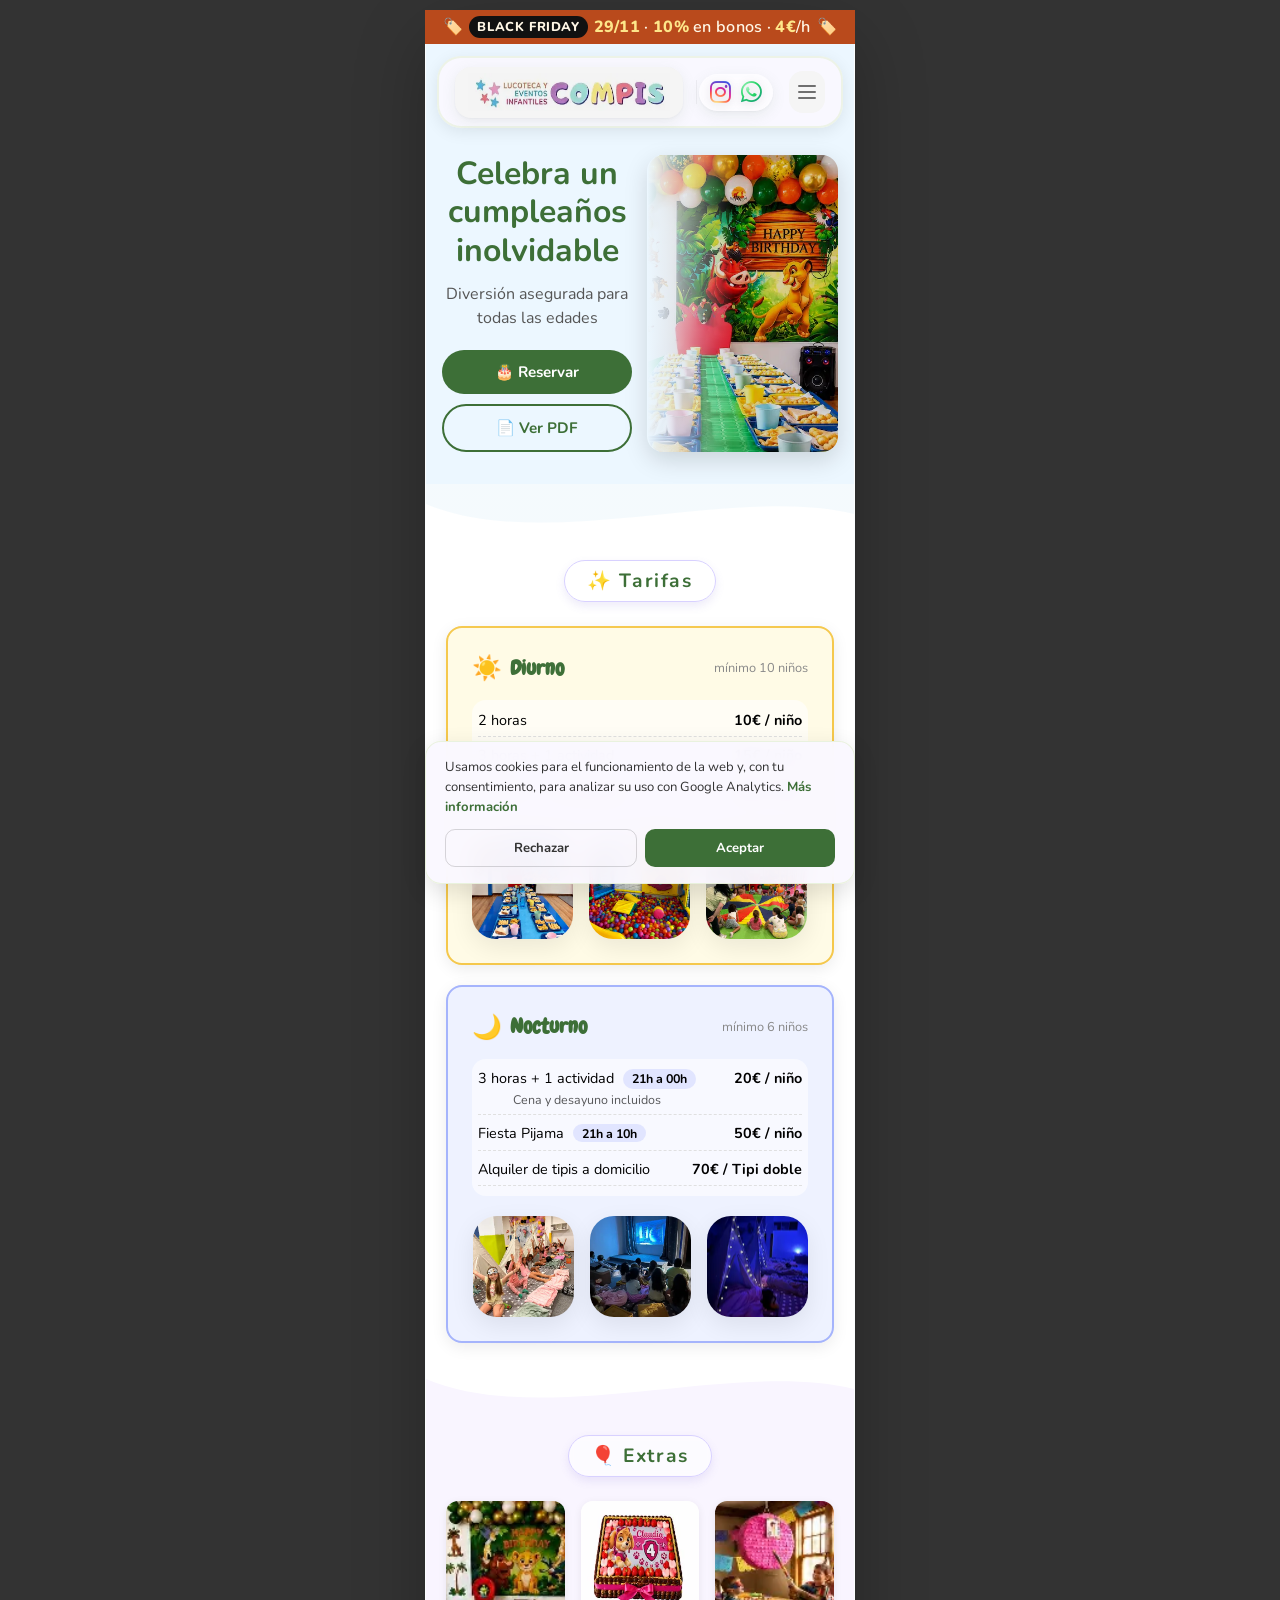
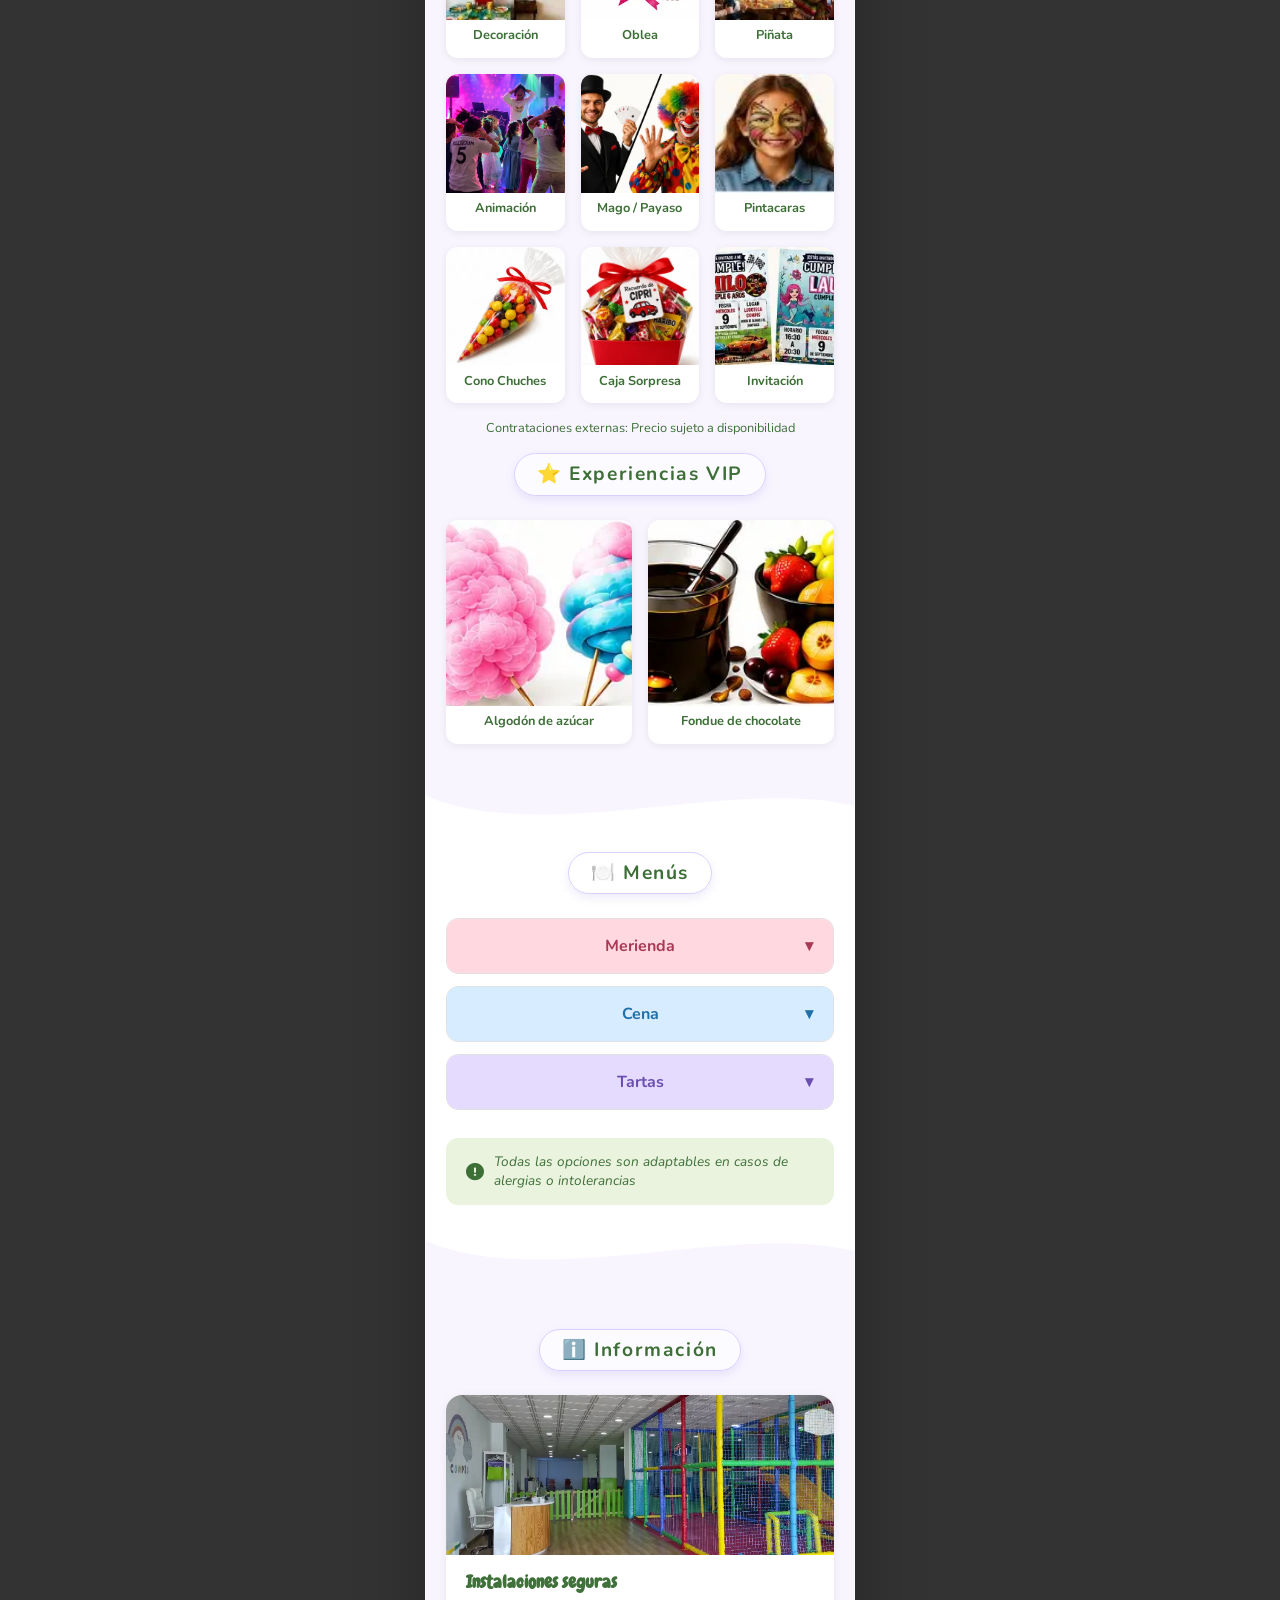
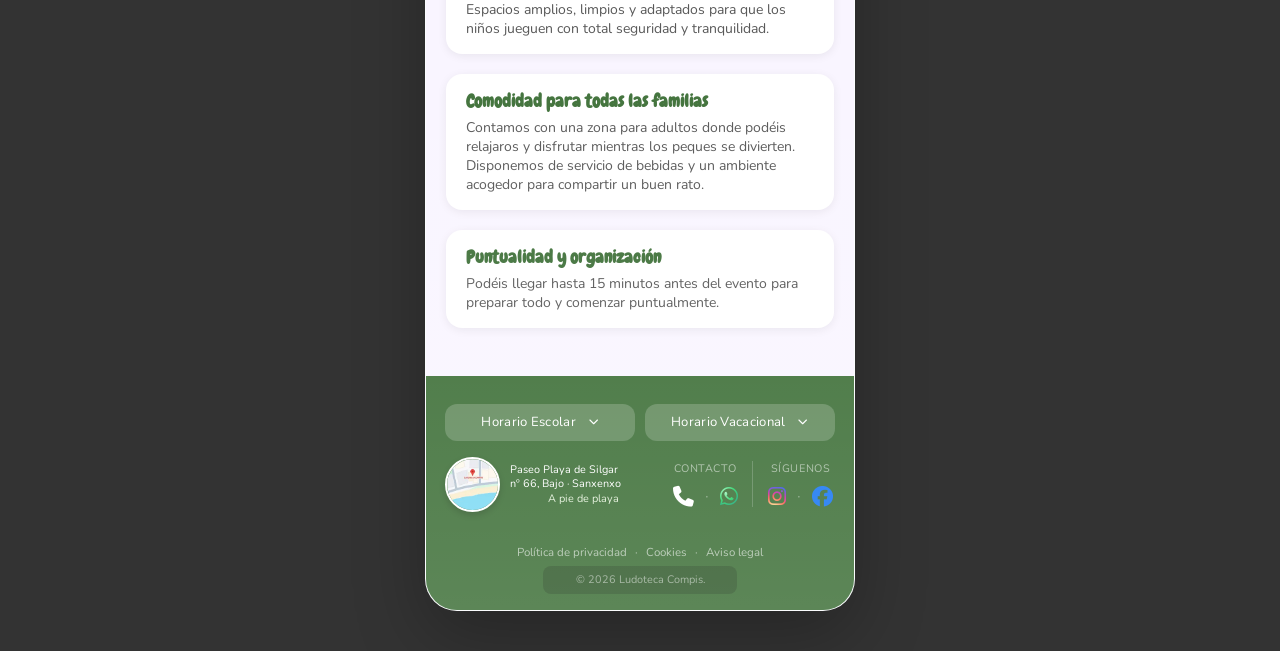
<file: pages/cumples.html>
<!DOCTYPE html>
<html lang="es">
<head>
    <meta charset="UTF-8" />
    <meta name="viewport" content="width=device-width, initial-scale=1.0"/>

    <title>Cumpleaños Infantiles en Sanxenxo · Ludoteca Compis</title>
    <meta name="description" content="Celebra tu cumpleaños infantil en Sanxenxo con Ludoteca Compis. Juegos, diversión y actividades para disfrutar de un día muy especial.">
    <link rel="canonical" href="https://www.ludotecacompis.com/pages/cumples">

    <link rel="preconnect" href="https://fonts.googleapis.com">
    <link rel="preconnect" href="https://fonts.gstatic.com" crossorigin>
    <link rel="preconnect" href="https://cdnjs.cloudflare.com" crossorigin>

    <link rel="stylesheet" href="../css/assistant.css">
    <link rel="stylesheet" href="../css/variables.css">
    <link rel="stylesheet" href="../css/reset.css">
    <link rel="stylesheet" href="../css/navbar.css">
    <link rel="stylesheet" href="../css/footer.css">
    <link rel="stylesheet" href="../css/main.css">
    <link rel="stylesheet" href="../css/cumples.css">

    <link rel="preload" as="style" href="https://fonts.googleapis.com/css2?family=Chewy&family=Nunito:wght@400;500;600;700;800&display=swap" onload="this.onload=null;this.rel='stylesheet'">
    <noscript><link rel="stylesheet" href="https://fonts.googleapis.com/css2?family=Chewy&family=Nunito:wght@400;500;600;700;800&display=swap"></noscript>

    <link rel="preload" as="style" href="https://cdnjs.cloudflare.com/ajax/libs/font-awesome/6.5.1/css/all.min.css" onload="this.onload=null;this.rel='stylesheet'">
    <noscript><link rel="stylesheet" href="https://cdnjs.cloudflare.com/ajax/libs/font-awesome/6.5.1/css/all.min.css"></noscript>

    <link rel="icon" href="/favicon.ico" sizes="32x32">
    <link rel="apple-touch-icon" href="/apple-touch-icon.png">

    <meta property="og:type" content="website">
    <meta property="og:site_name" content="Ludoteca Compis">
    <meta property="og:url" content="https://www.ludotecacompis.com/pages/cumples">
    <meta property="og:title" content="Cumpleaños Infantiles en Sanxenxo · Ludoteca Compis">
    <meta property="og:description" content="Juegos, diversión y actividades para celebrar un cumpleaños infantil muy especial.">
    <meta property="og:image" content="https://www.ludotecacompis.com/assets/images/og-compis.jpg">
    <meta property="og:image:width" content="1200">
    <meta property="og:image:height" content="630">
    <meta property="og:locale" content="es_ES">

    <meta name="twitter:card" content="summary_large_image">
    <meta name="twitter:title" content="Cumpleaños Infantiles en Sanxenxo · Ludoteca Compis">
    <meta name="twitter:description" content="Juegos, diversión y actividades para celebrar un cumpleaños infantil muy especial.">
    <meta name="twitter:image" content="https://www.ludotecacompis.com/assets/images/og-compis.jpg">
</head>

<body>
    <div class="app-shell">
        <div class="app-device">
            <div class="cookie-banner hidden" id="cookieBanner">
                <p class="cookie-banner__text">
                    Usamos cookies para el funcionamiento de la web y, con tu consentimiento, para analizar su uso con Google Analytics.
                    <a href="/legal.html#cookies">Más información</a>
                </p>
                <div class="cookie-banner__actions">
                    <button class="cookie-banner__btn cookie-banner__btn--reject" id="cookieReject">Rechazar</button>
                    <button class="cookie-banner__btn cookie-banner__btn--accept" id="cookieAccept">Aceptar</button>
                </div>
            </div>

    <button type="button" class="whatsapp-float" id="waToggle" aria-label="Abrir chat de WhatsApp">
        <i class="fab fa-whatsapp"></i>
    </button>

    <div class="wa-chatbox" id="waChat">
        <div class="wa-header">⭐ ¡Hola! ¿En qué podemos ayudarte? ⭐</div>
        <div class="wa-body">
            <div class="bot-menu">
                <div class="bot-title">Déjanos tu mensaje y te responderemos en la mayor brevedad posible. Gracias 🥰</div>
                <div class="bot-item">
                    <textarea id="waMessage" placeholder="Hola, me gustaría saber más sobre..."></textarea>
                    <button id="waSend">Enviar</button>
                </div>
                <div class="bot-contacto-telefono">
                    <p>¿Prefieres hablar directamente?</p>
                    <a href="tel:+34986066863" class="bot-btn-call">
                        <i class="fas fa-phone-alt"></i> Llamar ahora: 986 06 68 63
                    </a>
                </div>
            </div>
        </div>
    </div>

    <!-- Navbar -->
    <div class="site-header">
            <div class="announcement-bar">
                <a href="/pages/acceso-por-horas.html#tarifas" class="announcement-bar__link">
                    <span class="announcement-bar__icon">🏷️</span>
                    <span class="announcement-bar__badge">Black Friday</span>
                    <span class="announcement-bar__text"><strong>29/11</strong> · <strong>10%</strong> en bonos · <strong>4€</strong>/h</span>
                    <span class="announcement-bar__icon">🏷️</span>
                </a>
            </div>
        
        
        <nav class="navbar">
            <div class="navbar__actions">
                <a href="/" class="navbar__brand">
                    <img src="../assets/images/logo/logo.webp" alt="Compis">
                </a>
                <div class="navbar__socials-wrapper">
                    <a href="https://www.instagram.com/ludotecacompis/?hl=es" class="navbar__socials" target="_blank" rel="noopener noreferrer" aria-label="Instagram">
                        <i class="fa-brands fa-instagram"></i>
                    </a>
                    <a href="https://wa.me/34613293273" class="navbar__socials" target="_blank" rel="noopener noreferrer" aria-label="WhatsApp">
                        <i class="fa-brands fa-whatsapp"></i>
                    </a>
                </div>
                <button class="navbar__toggle" aria-label="Abrir menú" aria-controls="mobile-drawer" aria-expanded="false" type="button">
                    <span></span><span></span><span></span>
                </button>
            </div>
            <div class="navbar__overlay"></div>
            <div class="navbar__drawer" id="mobile-drawer">
                <ul class="drawer__menu">
                    <li class="item-index">
                        <a href="/index.html" class="drawer__card">
                            <span class="drawer__icon"><i class="fa-solid fa-rainbow"></i></span>
                            <span class="drawer__label">Inicio</span>
                            <span class="drawer__arrow"><i class="fa-solid fa-angle-right"></i></span>
                        </a>
                    </li>
                    <li class="item-campamentos">
                        <a href="campamentos.html" class="drawer__card">
                            <span class="drawer__icon"><i class="fa-solid fa-campground"></i></span>
                            <span class="drawer__label">Campamentos</span>
                            <span class="drawer__arrow"><i class="fa-solid fa-angle-right"></i></span>
                        </a>
                    </li>
                    <li class="item-cumpleanios">
                        <a href="cumples.html" class="drawer__card">
                            <span class="drawer__icon"><i class="fa-solid fa-cake-candles"></i></span>
                            <span class="drawer__label">Cumpleaños</span>
                            <span class="drawer__arrow"><i class="fa-solid fa-angle-right"></i></span>
                        </a>
                    </li>
                    <li class="item-jugar">
                        <a href="acceso-por-horas.html" class="drawer__card">
                            <span class="drawer__icon"><i class="fa-solid fa-puzzle-piece"></i></span>
                            <span class="drawer__label">Acceso por horas</span>
                            <span class="drawer__arrow"><i class="fa-solid fa-angle-right"></i></span>
                        </a>
                    </li>
                    <li class="item-fiestas">
                        <a href="fiestas-y-eventos.html" class="drawer__card">
                            <span class="drawer__icon"><i class="fa-solid fa-champagne-glasses"></i></span>
                            <span class="drawer__label">Fiestas y Eventos</span>
                            <span class="drawer__arrow"><i class="fa-solid fa-angle-right"></i></span>
                        </a>
                    </li>
                    <li class="item-excursiones">
                        <a href="excursiones.html" class="drawer__card">
                            <span class="drawer__icon"><i class="fa-solid fa-bus"></i></span>
                            <span class="drawer__label">Excursiones</span>
                            <span class="drawer__arrow"><i class="fa-solid fa-angle-right"></i></span>
                        </a>
                    </li>
                    <li class="item-nosotras">
                        <a href="nosotras.html" class="drawer__card">
                            <span class="drawer__icon"><i class="fa-solid fa-heart"></i></span>
                            <span class="drawer__label">Nosotras</span>
                            <span class="drawer__arrow"><i class="fa-solid fa-angle-right"></i></span>
                        </a>
                    </li>
                </ul>
            </div>
        </nav>
    </div>

    <!-- ===== HERO ===== -->
    <section class="cumples-hero">
        <div class="cumples-hero__text">
            <h1>Celebra un cumpleaños inolvidable</h1>
            <p>Diversión asegurada para todas las edades</p>
            <div class="cumples-hero__ctas">
                <a href="https://wa.me/34613293273?text=Hola%2C%20quiero%20reservar%20un%20cumplea%C3%B1os" 
                    class="btn btn--green" 
                    target="_blank" 
                    rel="noopener">
                    🎂 Reservar
                </a>
                <button type="button" class="btn btn--outline" id="cumplesPdfBtn">
                    📄 Ver PDF
                </button>

                <div class="cumples-pdf" id="cumplesPdfModal" hidden>
                    <div class="cumples-pdf__top">
                        <a class="btn btn--primary" href="../assets/docs/cumples-compis.pdf" download="Dosier Cumpleanos Ludoteca Compis.pdf">
                            ⬇️ Descargar PDF
                        </a>
                        <button type="button" class="cumples-pdf__close" id="cumplesPdfClose" aria-label="Cerrar">✕</button>
                    </div>

                    <div class="cumples-pdf__pages">
                        <img src="../assets/images/cumples/PDF/img1.webp" alt="Info cumpleaños, página 1" loading="lazy">
                        <img src="../assets/images/cumples/PDF/img2.webp" alt="Info cumpleaños, página 2" loading="lazy">
                        <img src="../assets/images/cumples/PDF/img3.webp" alt="Info cumpleaños, página 3" loading="lazy">
                        <img src="../assets/images/cumples/PDF/img4.webp" alt="Info cumpleaños, página 4" loading="lazy">
                        <img src="../assets/images/cumples/PDF/img5.webp" alt="Info cumpleaños, página 5" loading="lazy">
                    </div>
                </div>
            </div>
        </div>
        <div class="cumples-hero__img">
            <img src="../assets/images/cumples/cumples-hero.webp" alt="Fiesta de cumpleaños" width="ANCHO" height="ALTO" fetchpriority="high">
        </div>
    </section>

    <div class="wave-divider wave--cumples-hero" aria-hidden="true">
        <svg xmlns="http://www.w3.org/2000/svg" viewBox="0 0 1440 60" preserveAspectRatio="none">
            <path d="M0,20 C400,70 1040,0 1440,30 L1440,60 L0,60 Z" fill="#ffffff"/>
        </svg>
    </div>

    <!-- ===== TARIFAS ===== -->
    <section class="cumples-tarifas" id="tarifas">
        <h2 class="section-title">✨ Tarifas</h2>
        <div class="cumples-tarifas__grid">

            <div class="tarifa-card tarifa-card--diurno">
                <div class="tarifa-card__header">
                    <span class="tarifa-card__icon">☀️</span>
                    <h3>Diurno</h3>
                    <p class="tarifa-card__sub">mínimo 10 niños</p>
                </div>
                <ul class="tarifa-card__list">
                    <li><span>2 horas</span><span>10€ / niño</span></li>
                    <li><span>3 horas + 1 actividad</span><span>15€ / niño</span></li>
                    <li><span>4 horas + 2 actividades</span><span>20€ / niño</span></li>
                </ul>
                <div class="tarifa-galeria">
                    <ul class="tarifa-galeria__list">
                        <li class="tarifa-galeria__item">
                            <img src="../assets/images/cumples/day1.webp" alt="Sala de juegos Compis" loading="lazy">
                        </li>
                        <li class="tarifa-galeria__item">
                            <img src="../assets/images/cumples/day2.webp" alt="Zona de juego con pelotas" loading="lazy">
                        </li>
                        <li class="tarifa-galeria__item">
                            <img src="../assets/images/cumples/day3.webp" alt="Niño jugando en Compis" loading="lazy">
                        </li>
                    </ul>
                </div>
            </div>

            <div class="tarifa-card tarifa-card--nocturno">
                <div class="tarifa-card__header">
                    <span class="tarifa-card__icon">🌙</span>
                    <h3>Nocturno</h3>
                    <p class="tarifa-card__sub">mínimo 6 niños</p>
                </div>
                <ul class="tarifa-card__list">
                    <li>
                        <span>
                            3 horas + 1 actividad
                            <span class="tarifa-card__horario">21h a 00h</span>
                            <small class="tarifa-card__note">Cena y desayuno incluidos</small>
                        </span>
                        <span>20€ / niño</span>
                    </li>
                    <li>
                        <span>
                            Fiesta Pijama
                            <span class="tarifa-card__horario">21h a 10h</span>
                        </span>
                        <span>50€ / niño</span>
                    </li>
<li><span>Alquiler de tipis a domicilio</span><span>70€ / Tipi doble</span></li>
                </ul>
                <div class="tarifa-galeria-night">
                    <ul class="tarifa-galeria-night__list">
                        <li class="tarifa-galeria-night__item">
                            <img src="../assets/images/cumples/ni1.webp" alt="Cumpleaños nocturno en Compis" loading="lazy">
                        </li>
                        <li class="tarifa-galeria-night__item">
                            <img src="../assets/images/cumples/ni2.webp" alt="Fiesta pijama viendo una película" loading="lazy">
                        </li>
                        <li class="tarifa-galeria-night__item">
                            <img src="../assets/images/cumples/ni3.webp" alt="Fiesta pijama con tipis en Compis" loading="lazy">
                        </li>
                    </ul>
                </div>
            </div>

        </div>
    </section>

    <div class="wave-divider wave--cumples-tarifas" aria-hidden="true">
        <svg xmlns="http://www.w3.org/2000/svg" viewBox="0 0 1440 60" preserveAspectRatio="none">
            <path d="M0,20 C400,70 1040,0 1440,30 L1440,60 L0,60 Z" fill="#f9f5ff"/>
        </svg>
    </div>

    <!-- ===== EXTRAS ===== -->
    <section class="cumples-extras" id="extras">
        <h2 class="section-title">🎈 Extras</h2>
        <div class="cumples-extras__grid">
            <div class="extra-card">
                <img src="../assets/images/cumples/image1.webp" alt="Decoración" loading="lazy">
                <p class="extra-card__name">Decoración</p>
                <!-- <p class="extra-card__price">50€</p> -->
            </div>
            <div class="extra-card">
                <img src="../assets/images/cumples/image2.webp" alt="Oblea" loading="lazy">
                <p class="extra-card__name">Oblea</p>
                <!-- <p class="extra-card__price">10€</p> -->
            </div>
            <div class="extra-card">
                <img src="../assets/images/cumples/image3.webp" alt="Piñata" loading="lazy">
                <p class="extra-card__name">Piñata</p>
                <!-- <p class="extra-card__price">50€</p> -->
            </div>
            <div class="extra-card">
                <img src="../assets/images/cumples/animacion.webp" alt="Animación" loading="lazy">
                <p class="extra-card__name">Animación</p>
            </div>
            <div class="extra-card">
                <img src="../assets/images/cumples/image5.webp" alt="Mago / Payaso" loading="lazy">
                <p class="extra-card__name">Mago / Payaso</p>
            </div>
            <div class="extra-card">
                <img src="../assets/images/cumples/image6.webp" alt="Pintacaras" loading="lazy">
                <p class="extra-card__name">Pintacaras</p>
            </div>
            <div class="extra-card">
                <img src="../assets/images/cumples/image7.webp" alt="Cono de chuches" loading="lazy">
                <p class="extra-card__name">Cono Chuches</p>
                <!-- <p class="extra-card__price">2€/unidad</p> -->
            </div>
            <div class="extra-card">
                <img src="../assets/images/cumples/image8.webp" alt="Caja sorpresa" loading="lazy">
                <p class="extra-card__name">Caja Sorpresa</p>
                <!-- <p class="extra-card__price">8€/unidad</p> -->
            </div>
            <div class="extra-card">
                <img src="../assets/images/cumples/image9.webp" alt="Invitación" loading="lazy">
                <p class="extra-card__name">Invitación</p>
                <!-- <p class="extra-card__price">5€/unidad</p> -->
            </div>
        </div>
        <p class="cumples-extras__nota">Contrataciones externas: Precio sujeto a disponibilidad</p>

        <h2 class="section-title-vip">⭐ Experiencias VIP</h2>
        <div class="cumples-extravip__grid">
            <div class="extravip-card">
                <img src="../assets/images/cumples/vip1.webp" alt="Algodón de azúcar" loading="lazy">
                <p class="extravip-card__name">Algodón de azúcar</p>
            </div>
            <div class="extravip-card">
                <img src="../assets/images/cumples/vip2.webp" alt="Fondue de chocolate" loading="lazy">
                <p class="extravip-card__name">Fondue de chocolate</p>
            </div>
        </div>
    </section>

    <div class="wave-divider wave--cumples-extras" aria-hidden="true">
        <svg xmlns="http://www.w3.org/2000/svg" viewBox="0 0 1440 60" preserveAspectRatio="none">
            <path d="M0,20 C400,70 1040,0 1440,30 L1440,60 L0,60 Z" fill="#ffffff"/>
        </svg>
    </div>

    <!-- ===== MENÚS ===== -->
    <section class="cumples-menus" id="menus">
        <h2 class="section-title">🍽️ Menús</h2>
        <div class="cumples-menus__accordion">
            <div class="menu-item">
                <button class="menu-item__header" aria-expanded="false">
                    <span>Merienda</span>
                    <span class="menu-item__arrow">▾</span>
                </button>
                <div class="menu-item__body">
                    <div class="menu-container">
                        <!-- Menú Básico -->
                        <div class="menu-card">
                            <div class="menu-header">
                                <span class="menu-title">Cumpleaños Diurno</span><br>
                                <br>
                                <span class="menu-title">Menú Básico</span>
                                <span class="menu-badge free">Incluido</span>
                            </div>
                            <div class="menu-items">
                                <span>🍫 Bocadillo Nocilla</span>
                                <span>🍿 3 Snacks</span>
                            </div>
                        </div>

                        <!-- Menú + Pizza -->
                        <div class="menu-card">
                            <div class="menu-header">
                                <span class="menu-title">Menú + Pizza</span>
                                <span class="menu-price">+2€ / niño</span>
                            </div>
                            <div class="menu-items">
                                <span>🍫 Bocadillo Nocilla</span>
                                <span>🍿 2 Snacks</span>
                                <span>🍕 Minipizzas</span>
                            </div>
                        </div>

                        <!-- Menú Saludable -->
                        <div class="menu-card healthy">
                            <div class="menu-header">
                                <span class="menu-title">Menú Saludable 🌿</span>
                                <span class="menu-price">+3€ / niño</span>
                            </div>
                            <div class="menu-items">
                                <span>🍎 Fruta fresca</span>
                                <span>🥛 Yogur bebible</span>
                                <span>🥪 Bocadillo Jamón/Queso</span>
                                <span>🍿 1 Snack</span>
                            </div>
                        </div>
                    </div>
                </div>
            </div>
            <div class="menu-item">
                <button class="menu-item__header" aria-expanded="false">
                    <span>Cena</span>
                    <span class="menu-item__arrow">▾</span>
                </button>
                <div class="menu-item__body">
                    <div class="menu-card healthy">
                        <div class="menu-header">
                            <span class="menu-title">Cumpleaños Nocturno</span>
                        </div>
                        <div class="menu-items">
                            <span>🍕 Pizzas / Minipizzas</span><br>
                            <span>🌭 Perritos Calientes</span><br>
                            <span>🍔 Hamburguesas</span><br>
                            <span>🍗 Nuggets con Patatas o Arroz</span>
                        </div>
                    </div>
                </div>
            </div>
            <div class="menu-item">
                <button class="menu-item__header" aria-expanded="false">
                    <span>Tartas</span>
                    <span class="menu-item__arrow">▾</span>
                </button>
                <div class="menu-item__body">
                    <p>🎂 Tarta de la abuela</p>
                    <p>🎂 Tarta de tres chocolates</p>
                    <p>🎂 Tarta de fresas o frutas con nata</p>
                </div>
            </div>
            <div class="alergias-note">
                <p>Todas las opciones son adaptables en casos de alergias o intolerancias</p>
            </div>
        </div>
    </section>

    <div class="wave-divider wave--cumples-menus" aria-hidden="true">
        <svg xmlns="http://www.w3.org/2000/svg" viewBox="0 0 1440 60" preserveAspectRatio="none">
            <path d="M0,20 C400,70 1040,0 1440,30 L1440,60 L0,60 Z" fill="#f9f5ff"/>
        </svg>
    </div>
    
    <!-- ===== INFORMACIÓN ===== -->
    <section class="cumples-info" id="informacion">
        <h2 class="section-title">ℹ️ Información</h2>
        <div class="cumples-info__grid">
            <div class="info-card">
                <img src="../assets/images/cumples/inst1.webp" alt="Instalaciones de Compis" loading="lazy">
                <div class="info-card__text">
                    <h3>Instalaciones seguras</h3>
                    <p>Espacios amplios, limpios y adaptados para que los niños jueguen con total seguridad y tranquilidad.</p>
                </div>
            </div>
            <div class="info-card">
                <div class="info-card__text">
                    <h3>Comodidad para todas las familias</h3>
                    <p>Contamos con una zona para adultos donde podéis relajaros y disfrutar mientras los peques se divierten. Disponemos de servicio de bebidas y un ambiente acogedor para compartir un buen rato.</p>
                </div>
            </div>
            <div class="info-card">
                <div class="info-card__text">
                    <h3>Puntualidad y organización</h3>
                    <p>Podéis llegar hasta 15 minutos antes del evento para preparar todo y comenzar puntualmente.</p>
                </div>
            </div>
        </div>
    </section>

    <!-- ===== RESERVAR =====
    <section class="cumples-reservar" id="reservar">
        <h2 class="section-title">🎂 Reserva tu cumpleaños</h2>
        <p>Contacta con nosotros para disponibilidad y más información.</p>
    </section> -->

    <!-- Footer -->
    <footer class="footer-compis">
        <div class="footer-compis__container">

            <div class="footer-compis__hours-accordion">
                <div class="footer-compis__hours-item">
                    <button class="footer-compis__hours-toggle" data-hours-toggle aria-expanded="false" aria-controls="hoursEscolar">
                        <span>Horario Escolar</span>
                        <i class="fa-solid fa-chevron-down footer-compis__hours-caret"></i>
                    </button>
                    <div class="footer-compis__hours-panel" id="hoursEscolar">
                        <div class="footer-compis__hours-row">
                            <span>Todos los días</span>
                            <span>16:30 a 20:30h</span>
                        </div>
                        <div class="footer-compis__hours-row">
                            <span>Miércoles</span>
                            <span>Cerrado · <small class="horario__variable">Variable</small></span>
                        </div>
                    </div>
                </div>

                <div class="footer-compis__hours-item">
                    <button class="footer-compis__hours-toggle" data-hours-toggle aria-expanded="false" aria-controls="hoursVacacional">
                        <span>Horario Vacacional</span>
                        <i class="fa-solid fa-chevron-down footer-compis__hours-caret"></i>
                    </button>
                    <div class="footer-compis__hours-panel" id="hoursVacacional">
                        <div class="footer-compis__hours-row">
                            <span>Lunes a Viernes</span>
                            <span>9:00 a 14:00h<br>16:30 a 21:00h</span>
                        </div>
                        <div class="footer-compis__hours-row">
                            <span>Miércoles por la tarde</span>
                            <span>Cerrado</span>
                        </div>
                        <div class="footer-compis__hours-row">
                            <span>Sábados</span>
                            <span>17:00 a 01:00h</span>
                        </div>
                        <div class="footer-compis__hours-row">
                            <span>Domingos</span>
                            <span>17:00 a 21:00h</span>
                        </div>
                    </div>
                </div>
            </div>

            <div class="footer-compis__bottom-grid">

                <div class="footer-compis__location">
                    <a href="https://maps.app.goo.gl/NKniTXcV2fpVFYBYA" target="_blank" rel="noopener noreferrer" class="footer-compis__map-link">
                        <div class="footer-compis__map-avatar">
                            <img src="../assets/images/footer/map_150.webp" alt="Ver ubicación de Compis en Google Maps" loading="lazy">
                        </div>
                    </a>
                    <div class="footer-compis__address">
                        <p class="footer-compis__street">Paseo Playa de Silgar</p>
                        <p class="footer-compis__street">nº 66, Bajo · Sanxenxo</p>
                        <p class="footer-compis__city"><span>A pie de playa</span></p>
                    </div>
                </div>

                <div class="footer-compis__contact-groups">
                    <div class="footer-compis__group">
                        <span class="footer-compis__group-label">Contacto</span>
                        <div class="footer-compis__group-icons">
                            <a href="tel:+34986066863" aria-label="Teléfono"><i class="fa-solid fa-phone"></i></a>
                            <span class="footer-compis__group-sep">·</span>
                            <a href="https://wa.me/34613293273" target="_blank" rel="noopener noreferrer" aria-label="WhatsApp"><i class="fa-brands fa-whatsapp"></i></a>
                        </div>
                    </div>

                    <span class="footer-compis__vdivider"></span>

                    <div class="footer-compis__group">
                        <span class="footer-compis__group-label">Síguenos</span>
                        <div class="footer-compis__group-icons">
                            <a href="https://www.instagram.com/ludotecacompis/?hl=es" target="_blank" rel="noopener noreferrer" aria-label="Instagram"><i class="fa-brands fa-instagram"></i></a>
                            <span class="footer-compis__group-sep">·</span>
                            <a href="https://www.facebook.com/people/Compis-Ludoteca/100081051092342/" target="_blank" rel="noopener noreferrer" class="footer-compis__social--facebook" aria-label="Facebook"><i class="fa-brands fa-facebook"></i></a>
                        </div>
                    </div>
                </div>

            </div>

            <!-- LEGALES & COPYRIGHT -->
            <div class="footer-compis__bottom">
                <nav class="footer-compis__legal">
                    <a href="/legal.html#privacidad">Política de privacidad</a> ·
                    <a href="/legal.html#cookies">Cookies</a> ·
                    <a href="/legal.html#aviso-legal">Aviso legal</a>
                </nav>
                <p class="footer-compis__copy">&copy; <span id="footerYear">2026</span> Ludoteca Compis.</p>
            </div>
        </div>
    </footer>

    <button type="button" class="back-to-top" id="backToTop" aria-label="Volver arriba">
        <i class="fa-solid fa-chevron-up"></i>
    </button>

    <script type="module" src="../js/cumples-main.js"></script>

        </div>
    </div>
</body>
</html>
</file>
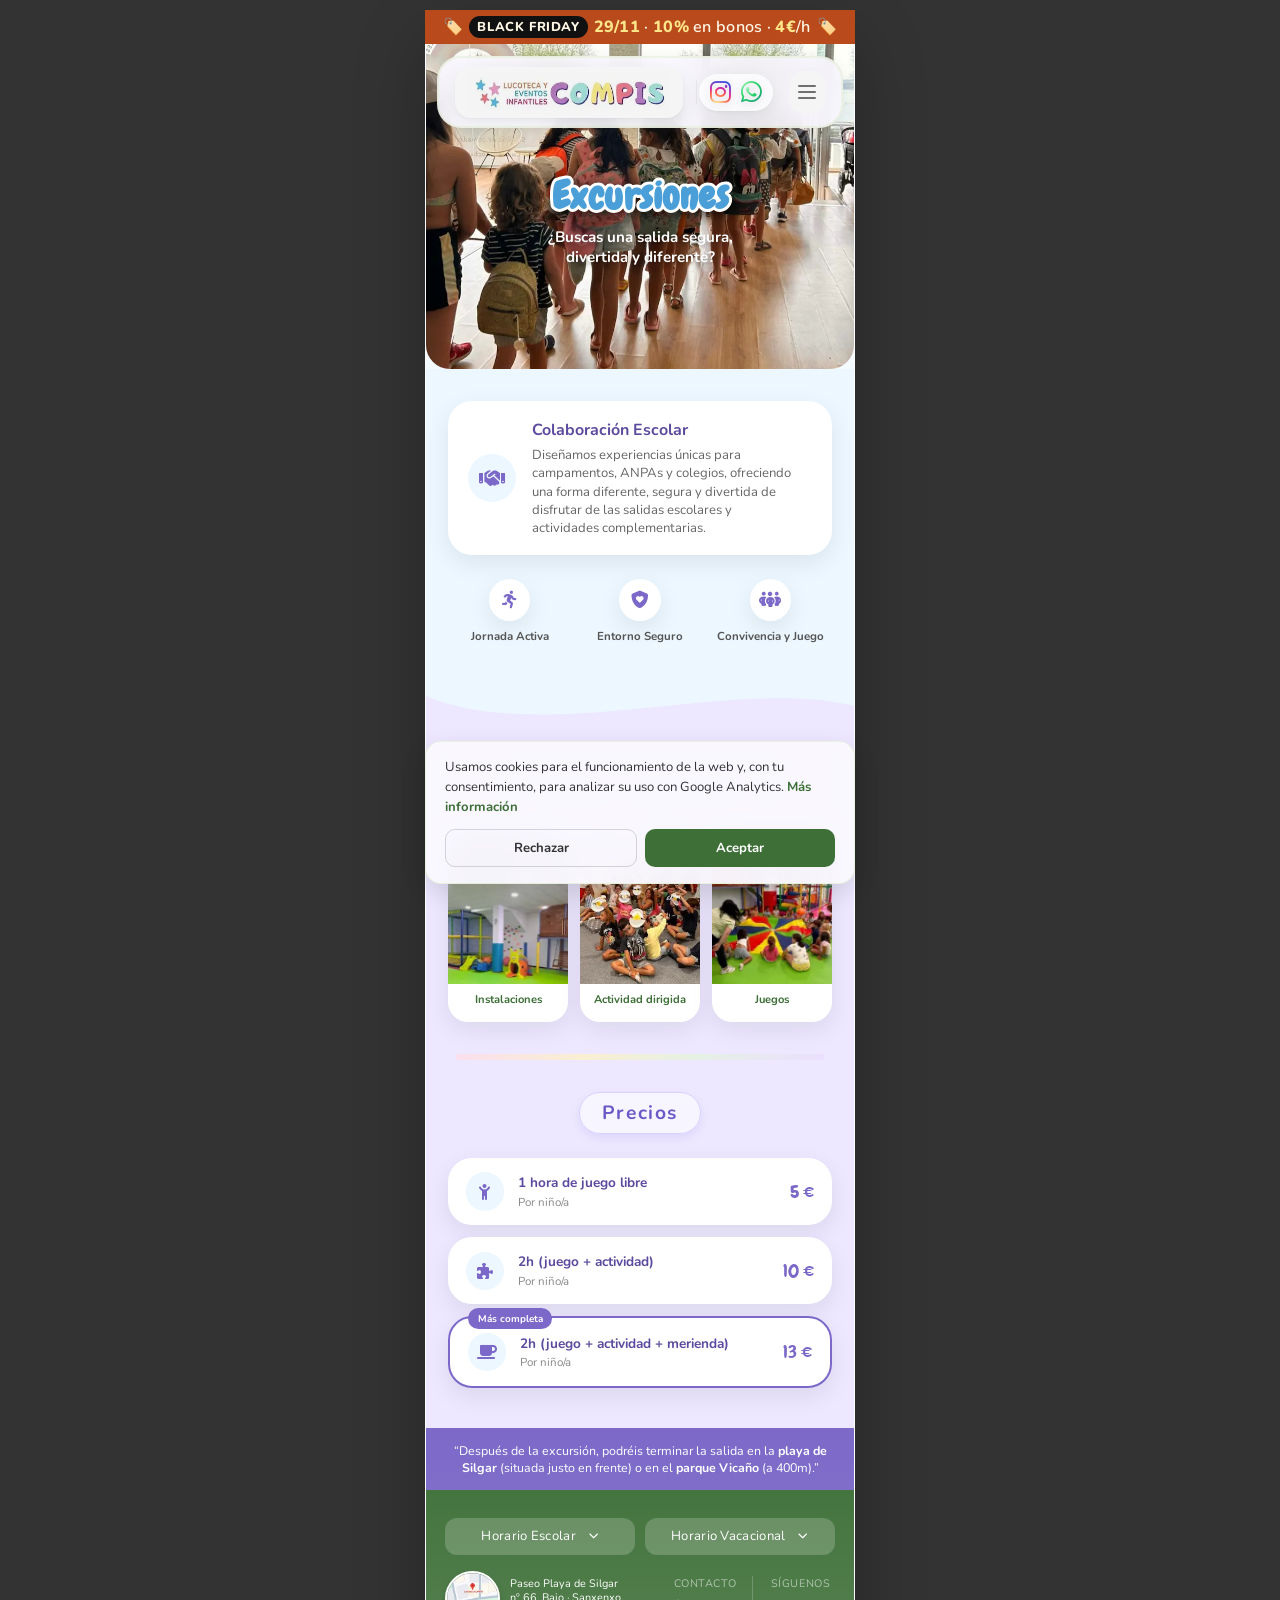
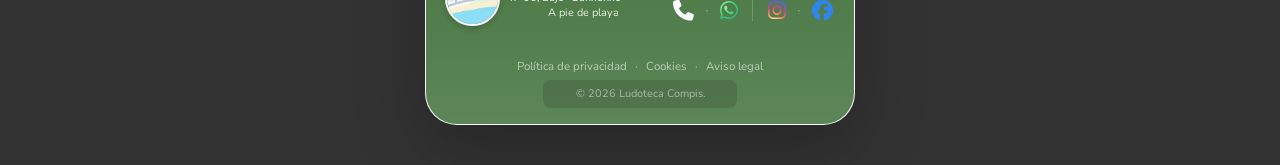
<file: pages/excursiones.html>
<!DOCTYPE html>
<html lang="es">
<head>
    <meta charset="UTF-8" />
    <meta name="viewport" content="width=device-width, initial-scale=1.0"/>

    <title>Excursiones Infantiles en Sanxenxo · Ludoteca Compis</title>
    <meta name="description" content="Descubre las excursiones infantiles de Ludoteca Compis en Sanxenxo. Actividades y experiencias para que los peques aprendan, disfruten y vivan nuevas aventuras.">
    <link rel="canonical" href="https://www.ludotecacompis.com/pages/excursiones">

    <link rel="preconnect" href="https://fonts.googleapis.com">
    <link rel="preconnect" href="https://fonts.gstatic.com" crossorigin>
    <link rel="preconnect" href="https://cdnjs.cloudflare.com" crossorigin>
    
    <!-- LCP: imagen de fondo del hero -->
    <link rel="preload" as="image" href="../assets/images/excursiones/hero.webp" fetchpriority="high">

        <!-- Fuentes propias -->
    <link rel="preload" href="../assets/fonts/nunito-400.woff2" as="font" type="font/woff2" crossorigin>
    <link rel="preload" href="../assets/fonts/nunito-700.woff2" as="font" type="font/woff2" crossorigin>
    <link rel="preload" href="../assets/fonts/chewy-400.woff2" as="font" type="font/woff2" crossorigin>

    <!-- CSS propio -->
    <link rel="stylesheet" href="../css/assistant.css">
    <link rel="stylesheet" href="../css/variables.css">
    <link rel="stylesheet" href="../css/reset.css">
    <link rel="stylesheet" href="../css/navbar.css">
    <link rel="stylesheet" href="../css/footer.css">
    <link rel="stylesheet" href="../css/main.css">
    <link rel="stylesheet" href="../css/excursiones.css">

    <!-- Google Fonts: no bloqueante -->
    <link rel="preload" as="style" href="https://fonts.googleapis.com/css2?family=Chewy&family=Nunito:wght@400;500;600;700;800&display=swap" onload="this.onload=null;this.rel='stylesheet'">
    <noscript><link rel="stylesheet" href="https://fonts.googleapis.com/css2?family=Chewy&family=Nunito:wght@400;500;600;700;800&display=swap"></noscript>

    <!-- Font Awesome: no bloqueante -->
    <link rel="preload" as="style" href="https://cdnjs.cloudflare.com/ajax/libs/font-awesome/6.5.1/css/all.min.css" onload="this.onload=null;this.rel='stylesheet'">
    <noscript><link rel="stylesheet" href="https://cdnjs.cloudflare.com/ajax/libs/font-awesome/6.5.1/css/all.min.css"></noscript>

    <link rel="icon" href="/favicon.ico" sizes="32x32">
    <link rel="apple-touch-icon" href="/apple-touch-icon.png">

    <meta property="og:type" content="website">
    <meta property="og:site_name" content="Ludoteca Compis">
    <meta property="og:url" content="https://www.ludotecacompis.com/pages/excursiones">
    <meta property="og:title" content="Excursiones Infantiles en Sanxenxo · Ludoteca Compis">
    <meta property="og:description" content="Actividades y experiencias para que los peques aprendan, disfruten y vivan nuevas aventuras.">
    <meta property="og:image" content="https://www.ludotecacompis.com/assets/images/og-compis.jpg">
    <meta property="og:image:width" content="1200">
    <meta property="og:image:height" content="630">
    <meta property="og:locale" content="es_ES">

    <meta name="twitter:card" content="summary_large_image">
    <meta name="twitter:title" content="Excursiones Infantiles en Sanxenxo · Ludoteca Compis">
    <meta name="twitter:description" content="Actividades y experiencias para que los peques aprendan, disfruten y vivan nuevas aventuras.">
    <meta name="twitter:image" content="https://www.ludotecacompis.com/assets/images/og-compis.jpg">
</head>

<body>
    <div class="app-shell">
        <div class="app-device">

            <div class="cookie-banner hidden" id="cookieBanner">
                <p class="cookie-banner__text">
                    Usamos cookies para el funcionamiento de la web y, con tu consentimiento, para analizar su uso con Google Analytics.
                    <a href="/legal.html#cookies">Más información</a>
                </p>
                <div class="cookie-banner__actions">
                    <button class="cookie-banner__btn cookie-banner__btn--reject" id="cookieReject">Rechazar</button>
                    <button class="cookie-banner__btn cookie-banner__btn--accept" id="cookieAccept">Aceptar</button>
                </div>
            </div>

    <button type="button" class="whatsapp-float" id="waToggle" aria-label="Abrir chat de WhatsApp">
        <i class="fab fa-whatsapp"></i>
    </button>

    <div class="wa-chatbox" id="waChat">
        <div class="wa-header">⭐ ¡Hola! ¿En qué podemos ayudarte? ⭐</div>
        <div class="wa-body">
            <div class="bot-menu">
                <div class="bot-title">Déjanos tu mensaje y te responderemos en la mayor brevedad posible. Gracias 🥰</div>
                <div class="bot-item">
                    <textarea id="waMessage" placeholder="Hola, me gustaría saber más sobre..."></textarea>
                    <button id="waSend">Enviar</button>
                </div>
                <div class="bot-contacto-telefono">
                    <p>¿Prefieres hablar directamente?</p>
                    <a href="tel:+34986066863" class="bot-btn-call">
                        <i class="fas fa-phone-alt"></i> Llamar ahora: 986 06 68 63
                    </a>
                </div>
            </div>
        </div>
    </div>

    <!-- Navbar -->
    <div class="site-header">
            <div class="announcement-bar">
                <a href="/pages/acceso-por-horas.html#tarifas" class="announcement-bar__link">
                    <span class="announcement-bar__icon">🏷️</span>
                    <span class="announcement-bar__badge">Black Friday</span>
                    <span class="announcement-bar__text"><strong>29/11</strong> · <strong>10%</strong> en bonos · <strong>4€</strong>/h</span>
                    <span class="announcement-bar__icon">🏷️</span>
                </a>
            </div>
        
        
        <nav class="navbar">
            <div class="navbar__actions">
                <a href="/" class="navbar__brand">
                    <img src="../assets/images/logo/logo.webp" alt="Compis">
                </a>
                <div class="navbar__socials-wrapper">
                    <a href="https://www.instagram.com/ludotecacompis/?hl=es" class="navbar__socials" target="_blank" rel="noopener noreferrer" aria-label="Instagram">
                        <i class="fa-brands fa-instagram"></i>
                    </a>
                    <a href="https://wa.me/34613293273" class="navbar__socials" target="_blank" rel="noopener noreferrer" aria-label="WhatsApp">
                        <i class="fa-brands fa-whatsapp"></i>
                    </a>
                </div>
                <button class="navbar__toggle" aria-label="Abrir menú" aria-controls="mobile-drawer" aria-expanded="false" type="button">
                    <span></span><span></span><span></span>
                </button>
            </div>
            <div class="navbar__overlay"></div>
            <div class="navbar__drawer" id="mobile-drawer">
                <ul class="drawer__menu">
                    <li class="item-index">
                        <a href="/index.html" class="drawer__card">
                            <span class="drawer__icon"><i class="fa-solid fa-rainbow"></i></span>
                            <span class="drawer__label">Inicio</span>
                            <span class="drawer__arrow"><i class="fa-solid fa-angle-right"></i></span>
                        </a>
                    </li>
                    <li class="item-campamentos">
                        <a href="campamentos.html" class="drawer__card">
                            <span class="drawer__icon"><i class="fa-solid fa-campground"></i></span>
                            <span class="drawer__label">Campamentos</span>
                            <span class="drawer__arrow"><i class="fa-solid fa-angle-right"></i></span>
                        </a>
                    </li>
                    <li class="item-cumpleanios">
                        <a href="cumples.html" class="drawer__card">
                            <span class="drawer__icon"><i class="fa-solid fa-cake-candles"></i></span>
                            <span class="drawer__label">Cumpleaños</span>
                            <span class="drawer__arrow"><i class="fa-solid fa-angle-right"></i></span>
                        </a>
                    </li>
                    <li class="item-jugar">
                        <a href="acceso-por-horas.html" class="drawer__card">
                            <span class="drawer__icon"><i class="fa-solid fa-puzzle-piece"></i></span>
                            <span class="drawer__label">Acceso por horas</span>
                            <span class="drawer__arrow"><i class="fa-solid fa-angle-right"></i></span>
                        </a>
                    </li>
                    <li class="item-fiestas">
                        <a href="fiestas-y-eventos.html" class="drawer__card">
                            <span class="drawer__icon"><i class="fa-solid fa-champagne-glasses"></i></span>
                            <span class="drawer__label">Fiestas y Eventos</span>
                            <span class="drawer__arrow"><i class="fa-solid fa-angle-right"></i></span>
                        </a>
                    </li>
                    <li class="item-excursiones">
                        <a href="excursiones.html" class="drawer__card">
                            <span class="drawer__icon"><i class="fa-solid fa-bus"></i></span>
                            <span class="drawer__label">Excursiones</span>
                            <span class="drawer__arrow"><i class="fa-solid fa-angle-right"></i></span>
                        </a>
                    </li>
                    <li class="item-nosotras">
                        <a href="nosotras.html" class="drawer__card">
                            <span class="drawer__icon"><i class="fa-solid fa-heart"></i></span>
                            <span class="drawer__label">Nosotras</span>
                            <span class="drawer__arrow"><i class="fa-solid fa-angle-right"></i></span>
                        </a>
                    </li>
                </ul>
            </div>
        </nav>
    </div>

    <!-- ===== HERO: EXCURSIONES ===== -->
    <section class="exc-hero">
        <h1 class="exc-hero__title">
            Excursiones
        </h1>

        <p class="exc-hero__subtitle">
            ¿Buscas una salida segura,<br> divertida y diferente?
        </p>
    </section>

    <!-- ===== CARACTERÍSTICAS ===== -->
    <section class="exc-features">

        <!-- Tarjeta principal -->
        <div class="exc-features__main">
            <span class="exc-features__main-icon"><i class="fa-solid fa-handshake"></i></span>
            <div class="exc-features__main-text">
                <span class="exc-features__main-title">Colaboración Escolar</span>
                <p class="exc-features__main-desc">Diseñamos experiencias únicas para campamentos, ANPAs y colegios, ofreciendo una forma diferente, segura y divertida de disfrutar de las salidas escolares y actividades complementarias.</p>
            </div>
        </div>

        <!-- Iconos secundarios -->
        <div class="exc-features__row">
            <div class="exc-features__item">
                <span class="exc-features__item-icon"><i class="fa-solid fa-person-running"></i></span>
                <span class="exc-features__item-label">Jornada Activa</span>
            </div>
            <div class="exc-features__item">
                <span class="exc-features__item-icon"><i class="fa-solid fa-shield-heart"></i></span>
                <span class="exc-features__item-label">Entorno Seguro</span>
            </div>
            <div class="exc-features__item">
                <span class="exc-features__item-icon"><i class="fa-solid fa-people-group"></i></span>
                <span class="exc-features__item-label">Convivencia y Juego</span>
            </div>
        </div>

    </section>

    <!-- Separador -->
    <div class="wave-divider wave--hero-to-experiences" aria-hidden="true">
        <svg xmlns="http://www.w3.org/2000/svg" viewBox="0 0 1440 60" preserveAspectRatio="none">
            <path d="M0,20 C400,70 1040,0 1440,30 L1440,60 L0,60 Z" fill="#ede8ff"/>
        </svg>
    </div>

    <!-- ===== EXPERIENCIAS Y PRECIOS ===== -->
    <section class="exc-experiences">
        <h2 class="exc-experiences__title">
            Nuestras experiencias
        </h2>
        <div class="exc-experiences__grid">
            <div class="exc-experiences__card">
                <img src="../assets/images/excursiones/img1.webp" alt="Instalaciones y zona de juego de Compis" loading="lazy">
                <span class="exc-experiences__name">Instalaciones</span>
            </div>
            <div class="exc-experiences__card">
                <img src="../assets/images/excursiones/img2.webp" alt="Actividad dirigida en Compis" loading="lazy">
                <span class="exc-experiences__name">Actividad dirigida</span>
            </div>
            <div class="exc-experiences__card">
                <img src="../assets/images/excursiones/img3.webp" alt="Juegos en Compis" loading="lazy">
                <span class="exc-experiences__name">Juegos</span>
            </div>
        </div>

        <div class="exc__band"></div>

        <h2 class="exc-pricing__title">
            Precios
        </h2>
        <div class="exc-pricing__list">
            <div class="exc-pricing__item">
                <span class="exc-pricing__icon"><i class="fa-solid fa-child-reaching"></i></span>
                <div class="exc-pricing__text">
                    <span class="exc-pricing__name">1 hora de juego libre</span>
                    <span class="exc-pricing__sub">Por niño/a</span>
                </div>
                <span class="exc-pricing__price">5 €</span>
            </div>

            <div class="exc-pricing__item">
                <span class="exc-pricing__icon"><i class="fa-solid fa-puzzle-piece"></i></span>
                <div class="exc-pricing__text">
                    <span class="exc-pricing__name">2h (juego + actividad)</span>
                    <span class="exc-pricing__sub">Por niño/a</span>
                </div>
                <span class="exc-pricing__price">10 €</span>
            </div>

            <div class="exc-pricing__item exc-pricing__item--highlight">
                <span class="exc-pricing__badge">Más completa</span>
                <span class="exc-pricing__icon"><i class="fa-solid fa-mug-saucer"></i></span>
                <div class="exc-pricing__text">
                    <span class="exc-pricing__name">2h (juego + actividad + merienda)</span>
                    <span class="exc-pricing__sub">Por niño/a</span>
                </div>
                <span class="exc-pricing__price">13 €</span>
            </div>
        </div>
    </section>

    <!-- ===== CTA INFERIOR ===== -->
    <div class="exc-cta">
        <p>“Después de la excursión, podréis terminar la salida en la <strong>playa de Silgar</strong> (situada justo en frente) o en el <strong>parque Vicaño</strong> (a 400m).”</p>
    </div>

    <!-- Footer -->
    <footer class="footer-compis">
        <div class="footer-compis__container">

            <div class="footer-compis__hours-accordion">
                <div class="footer-compis__hours-item">
                    <button class="footer-compis__hours-toggle" data-hours-toggle aria-expanded="false" aria-controls="hoursEscolar">
                        <span>Horario Escolar</span>
                        <i class="fa-solid fa-chevron-down footer-compis__hours-caret"></i>
                    </button>
                    <div class="footer-compis__hours-panel" id="hoursEscolar">
                        <div class="footer-compis__hours-row">
                            <span>Todos los días</span>
                            <span>16:30 a 20:30h</span>
                        </div>
                        <div class="footer-compis__hours-row">
                            <span>Miércoles</span>
                            <span>Cerrado · <small class="horario__variable">Variable</small></span>
                        </div>
                    </div>
                </div>

                <div class="footer-compis__hours-item">
                    <button class="footer-compis__hours-toggle" data-hours-toggle aria-expanded="false" aria-controls="hoursVacacional">
                        <span>Horario Vacacional</span>
                        <i class="fa-solid fa-chevron-down footer-compis__hours-caret"></i>
                    </button>
                    <div class="footer-compis__hours-panel" id="hoursVacacional">
                        <div class="footer-compis__hours-row">
                            <span>Lunes a Viernes</span>
                            <span>9:00 a 14:00h<br>16:30 a 21:00h</span>
                        </div>
                        <div class="footer-compis__hours-row">
                            <span>Miércoles por la tarde</span>
                            <span>Cerrado</span>
                        </div>
                        <div class="footer-compis__hours-row">
                            <span>Sábados</span>
                            <span>17:00 a 01:00h</span>
                        </div>
                        <div class="footer-compis__hours-row">
                            <span>Domingos</span>
                            <span>17:00 a 21:00h</span>
                        </div>
                    </div>
                </div>
            </div>

            <div class="footer-compis__bottom-grid">

                <div class="footer-compis__location">
                    <a href="https://maps.app.goo.gl/NKniTXcV2fpVFYBYA" target="_blank" rel="noopener noreferrer" class="footer-compis__map-link">
                        <div class="footer-compis__map-avatar">
                            <img src="../assets/images/footer/map_150.webp" alt="Ver ubicación de Compis en Google Maps" loading="lazy">
                        </div>
                    </a>
                    <div class="footer-compis__address">
                        <p class="footer-compis__street">Paseo Playa de Silgar</p>
                        <p class="footer-compis__street">nº 66, Bajo · Sanxenxo</p>
                        <p class="footer-compis__city"><span>A pie de playa</span></p>
                    </div>
                </div>

                <div class="footer-compis__contact-groups">
                    <div class="footer-compis__group">
                        <span class="footer-compis__group-label">Contacto</span>
                        <div class="footer-compis__group-icons">
                            <a href="tel:+34986066863" aria-label="Teléfono"><i class="fa-solid fa-phone"></i></a>
                            <span class="footer-compis__group-sep">·</span>
                            <a href="https://wa.me/34613293273" target="_blank" rel="noopener noreferrer" aria-label="WhatsApp"><i class="fa-brands fa-whatsapp"></i></a>
                        </div>
                    </div>

                    <span class="footer-compis__vdivider"></span>

                    <div class="footer-compis__group">
                        <span class="footer-compis__group-label">Síguenos</span>
                        <div class="footer-compis__group-icons">
                            <a href="https://www.instagram.com/ludotecacompis/?hl=es" target="_blank" rel="noopener noreferrer" aria-label="Instagram"><i class="fa-brands fa-instagram"></i></a>
                            <span class="footer-compis__group-sep">·</span>
                            <a href="https://www.facebook.com/people/Compis-Ludoteca/100081051092342/" target="_blank" rel="noopener noreferrer" class="footer-compis__social--facebook" aria-label="Facebook"><i class="fa-brands fa-facebook"></i></a>
                        </div>
                    </div>
                </div>

            </div>

            <!-- LEGALES & COPYRIGHT -->
            <div class="footer-compis__bottom">
                <nav class="footer-compis__legal">
                    <a href="/legal.html#privacidad">Política de privacidad</a> ·
                    <a href="/legal.html#cookies">Cookies</a> ·
                    <a href="/legal.html#aviso-legal">Aviso legal</a>
                </nav>
                <p class="footer-compis__copy">&copy; <span id="footerYear">2026</span> Ludoteca Compis.</p>
            </div>
        </div>
    </footer>

    <button type="button" class="back-to-top" id="backToTop" aria-label="Volver arriba">
        <i class="fa-solid fa-chevron-up"></i>
    </button>

    <script type="module" src="../js/excursiones-main.js"></script>

        </div>
    </div>
</body>
</html>
</file>
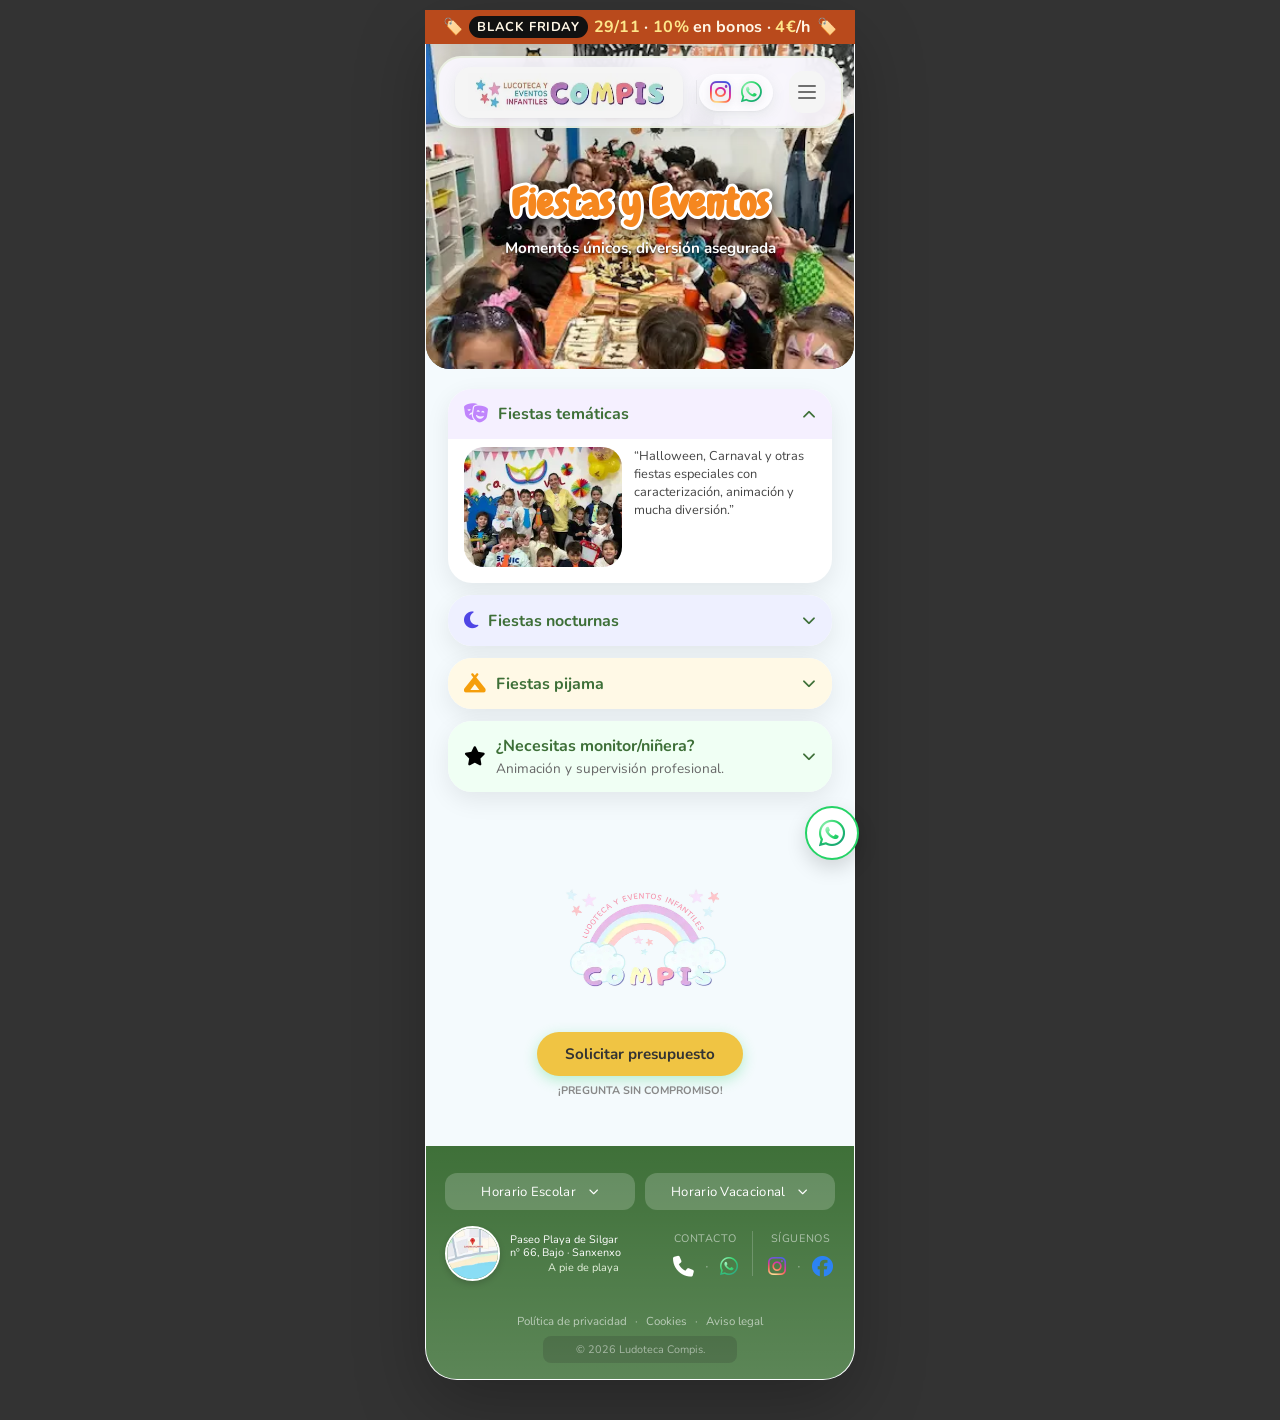
<file: pages/fiestas-y-eventos.html>
<!DOCTYPE html>
<html lang="es">
<head>
    <meta charset="UTF-8" />
    <meta name="viewport" content="width=device-width, initial-scale=1.0"/>

    <title>Fiestas y Eventos Infantiles en Sanxenxo · Ludoteca Compis</title>
    <meta name="description" content="Organiza fiestas y eventos infantiles en Sanxenxo con Ludoteca Compis. Un espacio pensado para disfrutar, jugar y crear momentos inolvidables.">
    <link rel="canonical" href="https://www.ludotecacompis.com/pages/fiestas-y-eventos">

    <link rel="preconnect" href="https://cdnjs.cloudflare.com" crossorigin>

    <!-- LCP: poster del vídeo del hero -->
    <link rel="preload" as="image" href="../assets/images/fiestas-y-eventos/tematica-3.webp" fetchpriority="high">

    <!-- Fuentes propias -->
    <link rel="preload" href="../assets/fonts/nunito-400.woff2" as="font" type="font/woff2" crossorigin>
    <link rel="preload" href="../assets/fonts/nunito-700.woff2" as="font" type="font/woff2" crossorigin>
    <link rel="preload" href="../assets/fonts/chewy-400.woff2" as="font" type="font/woff2" crossorigin>

    <!-- CSS propio -->
    <link rel="stylesheet" href="../css/assistant.css">
    <link rel="stylesheet" href="../css/variables.css">
    <link rel="stylesheet" href="../css/reset.css">
    <link rel="stylesheet" href="../css/navbar.css">
    <link rel="stylesheet" href="../css/footer.css">
    <link rel="stylesheet" href="../css/main.css">
    <link rel="stylesheet" href="../css/fye.css">

    <!-- Font Awesome: no bloqueante -->
    <link rel="preload" as="style" href="https://cdnjs.cloudflare.com/ajax/libs/font-awesome/6.5.1/css/all.min.css" onload="this.onload=null;this.rel='stylesheet'">
    <noscript><link rel="stylesheet" href="https://cdnjs.cloudflare.com/ajax/libs/font-awesome/6.5.1/css/all.min.css"></noscript>

    <link rel="icon" href="/favicon.ico" sizes="32x32">
    <link rel="apple-touch-icon" href="/apple-touch-icon.png">

    <meta property="og:type" content="website">
    <meta property="og:site_name" content="Ludoteca Compis">
    <meta property="og:url" content="https://www.ludotecacompis.com/pages/fiestas-y-eventos">
    <meta property="og:title" content="Fiestas y Eventos Infantiles en Sanxenxo · Ludoteca Compis">
    <meta property="og:description" content="Un espacio pensado para disfrutar, jugar y crear momentos inolvidables en tus fiestas y eventos infantiles.">
    <meta property="og:image" content="https://www.ludotecacompis.com/assets/images/og-compis.jpg">
    <meta property="og:image:width" content="1200">
    <meta property="og:image:height" content="630">
    <meta property="og:locale" content="es_ES">

    <meta name="twitter:card" content="summary_large_image">
    <meta name="twitter:title" content="Fiestas y Eventos Infantiles en Sanxenxo · Ludoteca Compis">
    <meta name="twitter:description" content="Un espacio pensado para disfrutar, jugar y crear momentos inolvidables en tus fiestas y eventos infantiles.">
    <meta name="twitter:image" content="https://www.ludotecacompis.com/assets/images/og-compis.jpg">
</head>

<body>
    <div class="app-shell">
        <div class="app-device">

            <div class="cookie-banner hidden" id="cookieBanner">
                <p class="cookie-banner__text">
                    Usamos cookies para el funcionamiento de la web y, con tu consentimiento, para analizar su uso con Google Analytics.
                    <a href="/legal.html#cookies">Más información</a>
                </p>
                <div class="cookie-banner__actions">
                    <button class="cookie-banner__btn cookie-banner__btn--reject" id="cookieReject">Rechazar</button>
                    <button class="cookie-banner__btn cookie-banner__btn--accept" id="cookieAccept">Aceptar</button>
                </div>
            </div>

    <button type="button" class="whatsapp-float" id="waToggle" aria-label="Abrir chat de WhatsApp">
        <i class="fab fa-whatsapp"></i>
    </button>

    <div class="wa-chatbox" id="waChat">
        <div class="wa-header">⭐ ¡Hola! ¿En qué podemos ayudarte? ⭐</div>
        <div class="wa-body">
            <div class="bot-menu">
                <div class="bot-title">Déjanos tu mensaje y te responderemos en la mayor brevedad posible. Gracias 🥰</div>
                <div class="bot-item">
                    <textarea id="waMessage" placeholder="Hola, me gustaría saber más sobre..."></textarea>
                    <button id="waSend">Enviar</button>
                </div>
                <div class="bot-contacto-telefono">
                    <p>¿Prefieres hablar directamente?</p>
                    <a href="tel:+34986066863" class="bot-btn-call">
                        <i class="fas fa-phone-alt"></i> Llamar ahora: 986 06 68 63
                    </a>
                </div>
            </div>
        </div>
    </div>

    <!-- Navbar -->
    <div class="site-header">
            <div class="announcement-bar">
                <a href="/pages/acceso-por-horas.html#tarifas" class="announcement-bar__link">
                    <span class="announcement-bar__icon">🏷️</span>
                    <span class="announcement-bar__badge">Black Friday</span>
                    <span class="announcement-bar__text"><strong>29/11</strong> · <strong>10%</strong> en bonos · <strong>4€</strong>/h</span>
                    <span class="announcement-bar__icon">🏷️</span>
                </a>
            </div>
        
        
        <nav class="navbar">
            <div class="navbar__actions">
                <a href="/" class="navbar__brand">
                    <img src="../assets/images/logo/logo.webp" alt="Compis">
                </a>
                <div class="navbar__socials-wrapper">
                    <a href="https://www.instagram.com/ludotecacompis/?hl=es" class="navbar__socials" target="_blank" rel="noopener noreferrer" aria-label="Instagram">
                        <i class="fa-brands fa-instagram"></i>
                    </a>
                    <a href="https://wa.me/34613293273" class="navbar__socials" target="_blank" rel="noopener noreferrer" aria-label="WhatsApp">
                        <i class="fa-brands fa-whatsapp"></i>
                    </a>
                </div>
                <button class="navbar__toggle" aria-label="Abrir menú" aria-controls="mobile-drawer" aria-expanded="false" type="button">
                    <span></span><span></span><span></span>
                </button>
            </div>
            <div class="navbar__overlay"></div>
            <div class="navbar__drawer" id="mobile-drawer">
                <ul class="drawer__menu">
                    <li class="item-index">
                        <a href="/index.html" class="drawer__card">
                            <span class="drawer__icon"><i class="fa-solid fa-rainbow"></i></span>
                            <span class="drawer__label">Inicio</span>
                            <span class="drawer__arrow"><i class="fa-solid fa-angle-right"></i></span>
                        </a>
                    </li>
                    <li class="item-campamentos">
                        <a href="campamentos.html" class="drawer__card">
                            <span class="drawer__icon"><i class="fa-solid fa-campground"></i></span>
                            <span class="drawer__label">Campamentos</span>
                            <span class="drawer__arrow"><i class="fa-solid fa-angle-right"></i></span>
                        </a>
                    </li>
                    <li class="item-cumpleanios">
                        <a href="cumples.html" class="drawer__card">
                            <span class="drawer__icon"><i class="fa-solid fa-cake-candles"></i></span>
                            <span class="drawer__label">Cumpleaños</span>
                            <span class="drawer__arrow"><i class="fa-solid fa-angle-right"></i></span>
                        </a>
                    </li>
                    <li class="item-jugar">
                        <a href="acceso-por-horas.html" class="drawer__card">
                            <span class="drawer__icon"><i class="fa-solid fa-puzzle-piece"></i></span>
                            <span class="drawer__label">Acceso por Horas</span>
                            <span class="drawer__arrow"><i class="fa-solid fa-angle-right"></i></span>
                        </a>
                    </li>
                    <li class="item-fiestas">
                        <a href="fiestas-y-eventos.html" class="drawer__card">
                            <span class="drawer__icon"><i class="fa-solid fa-champagne-glasses"></i></span>
                            <span class="drawer__label">Fiestas y Eventos</span>
                            <span class="drawer__arrow"><i class="fa-solid fa-angle-right"></i></span>
                        </a>
                    </li>
                    <li class="item-excursiones">
                        <a href="excursiones.html" class="drawer__card">
                            <span class="drawer__icon"><i class="fa-solid fa-bus"></i></span>
                            <span class="drawer__label">Excursiones</span>
                            <span class="drawer__arrow"><i class="fa-solid fa-angle-right"></i></span>
                        </a>
                    </li>
                    <li class="item-nosotras">
                        <a href="nosotras.html" class="drawer__card">
                            <span class="drawer__icon"><i class="fa-solid fa-heart"></i></span>
                            <span class="drawer__label">Nosotras</span>
                            <span class="drawer__arrow"><i class="fa-solid fa-angle-right"></i></span>
                        </a>
                    </li>
                </ul>
            </div>
        </nav>
    </div>

    <!-- CONTENIDO -->
    <main class="fye-main">

        <!-- HERO -->
        <section class="fye-hero">
            <div class="fye-hero__bg">
                <img
                    class="fye-hero__img"
                    src="../assets/images/fiestas-y-eventos/tematica-2.webp"
                    alt=""
                    fetchpriority="high"
                >
                <div class="fye-hero__overlay"></div>
            </div>
            <div class="fye-hero__content">
                <h1 class="fye-hero__title">Fiestas y Eventos</h1>
                <p class="fye-hero__subtitle">Momentos únicos, diversión asegurada</p>
            </div>
        </section>

        <!-- TIPOS DE FIESTA -->
        <section class="fye-accordion-section">
            <div class="fye-accordion">

                <!-- Fiestas temáticas -->
                <div class="fye-accordion__item" data-tipo="tematica">
                    <button class="fye-accordion__trigger" aria-expanded="false">
                        <span class="fye-accordion__icon fye-accordion__icon--tematica">
                            <i class="fa-solid fa-masks-theater"></i>
                        </span>
                        <div class="fye-accordion__headtext">
                            <span class="fye-accordion__name">Fiestas temáticas</span>
                        </div>
                        <i class="fa-solid fa-chevron-down fye-accordion__arrow"></i>
                    </button>
                    <div class="fye-accordion__body">
                        <div class="fye-accordion__content-row">
                            <div class="fye-accordion__carousel">
                                <div class="fye-carousel__track" id="tematicaTrack">
                                    <div class="fye-carousel__slide">
                                        <img src="../assets/images/fiestas-y-eventos/tematica-1.webp" alt="Fiesta temática en Compis" loading="lazy">
                                    </div>
                                    <div class="fye-carousel__slide">
                                        <img src="../assets/images/fiestas-y-eventos/tematica-4.webp" alt="Fiesta temática en Compis" loading="lazy">
                                    </div>
                                    <div class="fye-carousel__slide">
                                        <img src="../assets/images/fiestas-y-eventos/tematica-3.webp" alt="Fiesta temática en Compis" loading="lazy">
                                    </div>
                                </div>
                                <div class="fye-carousel__dots" id="tematicaDots"></div>
                            </div>
                            <p class="fye-accordion__desc">“Halloween, Carnaval y otras fiestas especiales con caracterización, animación y mucha diversión.”</p>
                        </div>
                    </div>
                </div>

                <!-- Fiestas nocturnas -->
                <div class="fye-accordion__item" data-tipo="nocturna">
                    <button class="fye-accordion__trigger" aria-expanded="false">
                        <span class="fye-accordion__icon fye-accordion__icon--nocturna">
                            <i class="fa-solid fa-moon"></i>
                        </span>
                        <div class="fye-accordion__headtext">
                            <span class="fye-accordion__name">Fiestas nocturnas</span>
                        </div>
                        <i class="fa-solid fa-chevron-down fye-accordion__arrow"></i>
                    </button>
                    <div class="fye-accordion__body">
                        <div class="fye-accordion__content-row">
                            <div class="fye-accordion__carousel">
                                <div class="fye-carousel__track" id="nocturnaTrack">
                                    <div class="fye-carousel__slide">
                                        <img src="../assets/images/fiestas-y-eventos/nocturnas-1.webp" alt="Fiesta nocturna en Compis" loading="lazy">
                                    </div>
                                    <div class="fye-carousel__slide">
                                        <img src="../assets/images/fiestas-y-eventos/nocturnas-2.webp" alt="Fiesta nocturna bailando la conga en Compis" loading="lazy">
                                    </div>
                                    <div class="fye-carousel__slide">
                                        <img src="../assets/images/fiestas-y-eventos/nocturnas-3.webp" alt="Fiesta nocturna en Compis con tipis" loading="lazy">
                                    </div>
                                </div>
                                <div class="fye-carousel__dots" id="nocturnaDots"></div>
                            </div>
                            <p class="fye-accordion__desc">“Diversión de noche en la Ludo, con gincanas, actividades como slime o fondue de chocolate, disco-karaoke y cena GRATIS.”</p>
                        </div>
                    </div>
                </div>

                <!-- Fiestas pijama -->
                <div class="fye-accordion__item" data-tipo="pijama">
                    <button class="fye-accordion__trigger" aria-expanded="false">
                        <span class="fye-accordion__icon fye-accordion__icon--pijama">
                            <i class="fa-solid fa-campground"></i>
                        </span>
                        <div class="fye-accordion__headtext">
                            <span class="fye-accordion__name">Fiestas pijama</span>
                        </div>
                        <i class="fa-solid fa-chevron-down fye-accordion__arrow"></i>
                    </button>
                    <div class="fye-accordion__body">
                        <div class="fye-accordion__content-row">
                            <div class="fye-accordion__carousel">
                                <div class="fye-carousel__track" id="pijamaTrack">
                                    <div class="fye-carousel__slide">
                                        <img src="../assets/images/fiestas-y-eventos/pijama-1.webp" alt="Fiesta pijama en Compis" loading="lazy">
                                    </div>
                                    <div class="fye-carousel__slide">
                                        <img src="../assets/images/fiestas-y-eventos/pijama-2.webp" alt="Fiesta pijama en Compis" loading="lazy">
                                    </div>
                                </div>
                                <div class="fye-carousel__dots" id="pijamaDots"></div>
                            </div>
                            <p class="fye-accordion__desc">“En las fiestas nocturnas también pueden quedarse a dormir. Una noche diferente y especial que siempre recordarán.”</p>
                        </div>
                    </div>
                </div>

                <!-- Monitor / niñera -->
                <div class="fye-accordion__item" data-tipo="monitor">
                    <button class="fye-accordion__trigger" aria-expanded="false">
                        <span class="fye-accordion__icon fye-accordion__icon--monitor">
                            <i class="fa-solid fa-star"></i>
                        </span>
                        <div class="fye-accordion__headtext">
                            <span class="fye-accordion__name">¿Necesitas monitor/niñera?</span>
                            <span class="fye-accordion__sub">Animación y supervisión profesional.</span>
                        </div>
                        <i class="fa-solid fa-chevron-down fye-accordion__arrow"></i>
                    </button>
                    <div class="fye-accordion__body">
                        <div class="fye-accordion__content-row">
                            <div class="fye-accordion__carousel">
                                <div class="fye-carousel__track" id="monitorTrack">
                                    <div class="fye-carousel__slide">
                                        <img src="../assets/images/fiestas-y-eventos/monitor-1.webp" alt="Monitor de animación en Compis" loading="lazy">
                                    </div>
                                </div>
                                <div class="fye-carousel__dots" id="monitorDots"></div>
                            </div>
                            <p class="fye-accordion__desc">“Contamos con monitoras, niñeras y pintacaras que se encargarán de que tu fiesta sea inolvidable.”</p>
                        </div>
                    </div>
                </div>
            </div>
        </section>

        <!-- CTA PRESUPUESTO -->
        <section class="fye-cta">
            <div class="fye-logo">
                <img src="../assets/images/logo/logo_hero.webp" alt="Compis" loading="lazy">
            </div>
            <a href="https://wa.me/34613293273?text=Hola%2C%20quiero%20solicitar%20un%20presupuesto" target="_blank" rel="noopener noreferrer" class="fye-cta__btn">
                Solicitar presupuesto
            </a>
            <p class="fye-cta__sub">¡PREGUNTA SIN COMPROMISO!</p>
        </section>

    </main>

    <!-- Footer -->
    <footer class="footer-compis">
        <div class="footer-compis__container">

            <div class="footer-compis__hours-accordion">
                <div class="footer-compis__hours-item">
                    <button class="footer-compis__hours-toggle" data-hours-toggle aria-expanded="false" aria-controls="hoursEscolar">
                        <span>Horario Escolar</span>
                        <i class="fa-solid fa-chevron-down footer-compis__hours-caret"></i>
                    </button>
                    <div class="footer-compis__hours-panel" id="hoursEscolar">
                        <div class="footer-compis__hours-row">
                            <span>Todos los días</span>
                            <span>16:30 a 20:30h</span>
                        </div>
                        <div class="footer-compis__hours-row">
                            <span>Miércoles</span>
                            <span>Cerrado · <small class="horario__variable">Variable</small></span>
                        </div>
                    </div>
                </div>

                <div class="footer-compis__hours-item">
                    <button class="footer-compis__hours-toggle" data-hours-toggle aria-expanded="false" aria-controls="hoursVacacional">
                        <span>Horario Vacacional</span>
                        <i class="fa-solid fa-chevron-down footer-compis__hours-caret"></i>
                    </button>
                    <div class="footer-compis__hours-panel" id="hoursVacacional">
                        <div class="footer-compis__hours-row">
                            <span>Lunes a Viernes</span>
                            <span>9:00 a 14:00h<br>16:30 a 21:00h</span>
                        </div>
                        <div class="footer-compis__hours-row">
                            <span>Miércoles por la tarde</span>
                            <span>Cerrado</span>
                        </div>
                        <div class="footer-compis__hours-row">
                            <span>Sábados</span>
                            <span>17:00 a 01:00h</span>
                        </div>
                        <div class="footer-compis__hours-row">
                            <span>Domingos</span>
                            <span>17:00 a 21:00h</span>
                        </div>
                    </div>
                </div>
            </div>

            <div class="footer-compis__bottom-grid">

                <div class="footer-compis__location">
                    <a href="https://maps.app.goo.gl/NKniTXcV2fpVFYBYA" target="_blank" rel="noopener noreferrer" class="footer-compis__map-link">
                        <div class="footer-compis__map-avatar">
                            <img src="../assets/images/footer/map_150.webp" alt="Ver ubicación de Compis en Google Maps" loading="lazy">
                        </div>
                    </a>
                    <div class="footer-compis__address">
                        <p class="footer-compis__street">Paseo Playa de Silgar</p>
                        <p class="footer-compis__street">nº 66, Bajo · Sanxenxo</p>
                        <p class="footer-compis__city"><span>A pie de playa</span></p>
                    </div>
                </div>

                <div class="footer-compis__contact-groups">
                    <div class="footer-compis__group">
                        <span class="footer-compis__group-label">Contacto</span>
                        <div class="footer-compis__group-icons">
                            <a href="tel:+34986066863" aria-label="Teléfono"><i class="fa-solid fa-phone"></i></a>
                            <span class="footer-compis__group-sep">·</span>
                            <a href="https://wa.me/34613293273" target="_blank" rel="noopener noreferrer" aria-label="WhatsApp"><i class="fa-brands fa-whatsapp"></i></a>
                        </div>
                    </div>

                    <span class="footer-compis__vdivider"></span>

                    <div class="footer-compis__group">
                        <span class="footer-compis__group-label">Síguenos</span>
                        <div class="footer-compis__group-icons">
                            <a href="https://www.instagram.com/ludotecacompis/?hl=es" target="_blank" rel="noopener noreferrer" aria-label="Instagram"><i class="fa-brands fa-instagram"></i></a>
                            <span class="footer-compis__group-sep">·</span>
                            <a href="https://www.facebook.com/people/Compis-Ludoteca/100081051092342/" target="_blank" rel="noopener noreferrer" class="footer-compis__social--facebook" aria-label="Facebook"><i class="fa-brands fa-facebook"></i></a>
                        </div>
                    </div>
                </div>

            </div>

            <!-- LEGALES & COPYRIGHT -->
            <div class="footer-compis__bottom">
                <nav class="footer-compis__legal">
                    <a href="/legal.html#privacidad">Política de privacidad</a> ·
                    <a href="/legal.html#cookies">Cookies</a> ·
                    <a href="/legal.html#aviso-legal">Aviso legal</a>
                </nav>
                <p class="footer-compis__copy">&copy; <span id="footerYear">2026</span> Ludoteca Compis.</p>
            </div>
        </div>
    </footer>

    <button type="button" class="back-to-top" id="backToTop" aria-label="Volver arriba">
        <i class="fa-solid fa-chevron-up"></i>
    </button>

    <script type="module" src="../js/fye-main.js"></script>

        </div>
    </div>
</body>
</html>
</file>
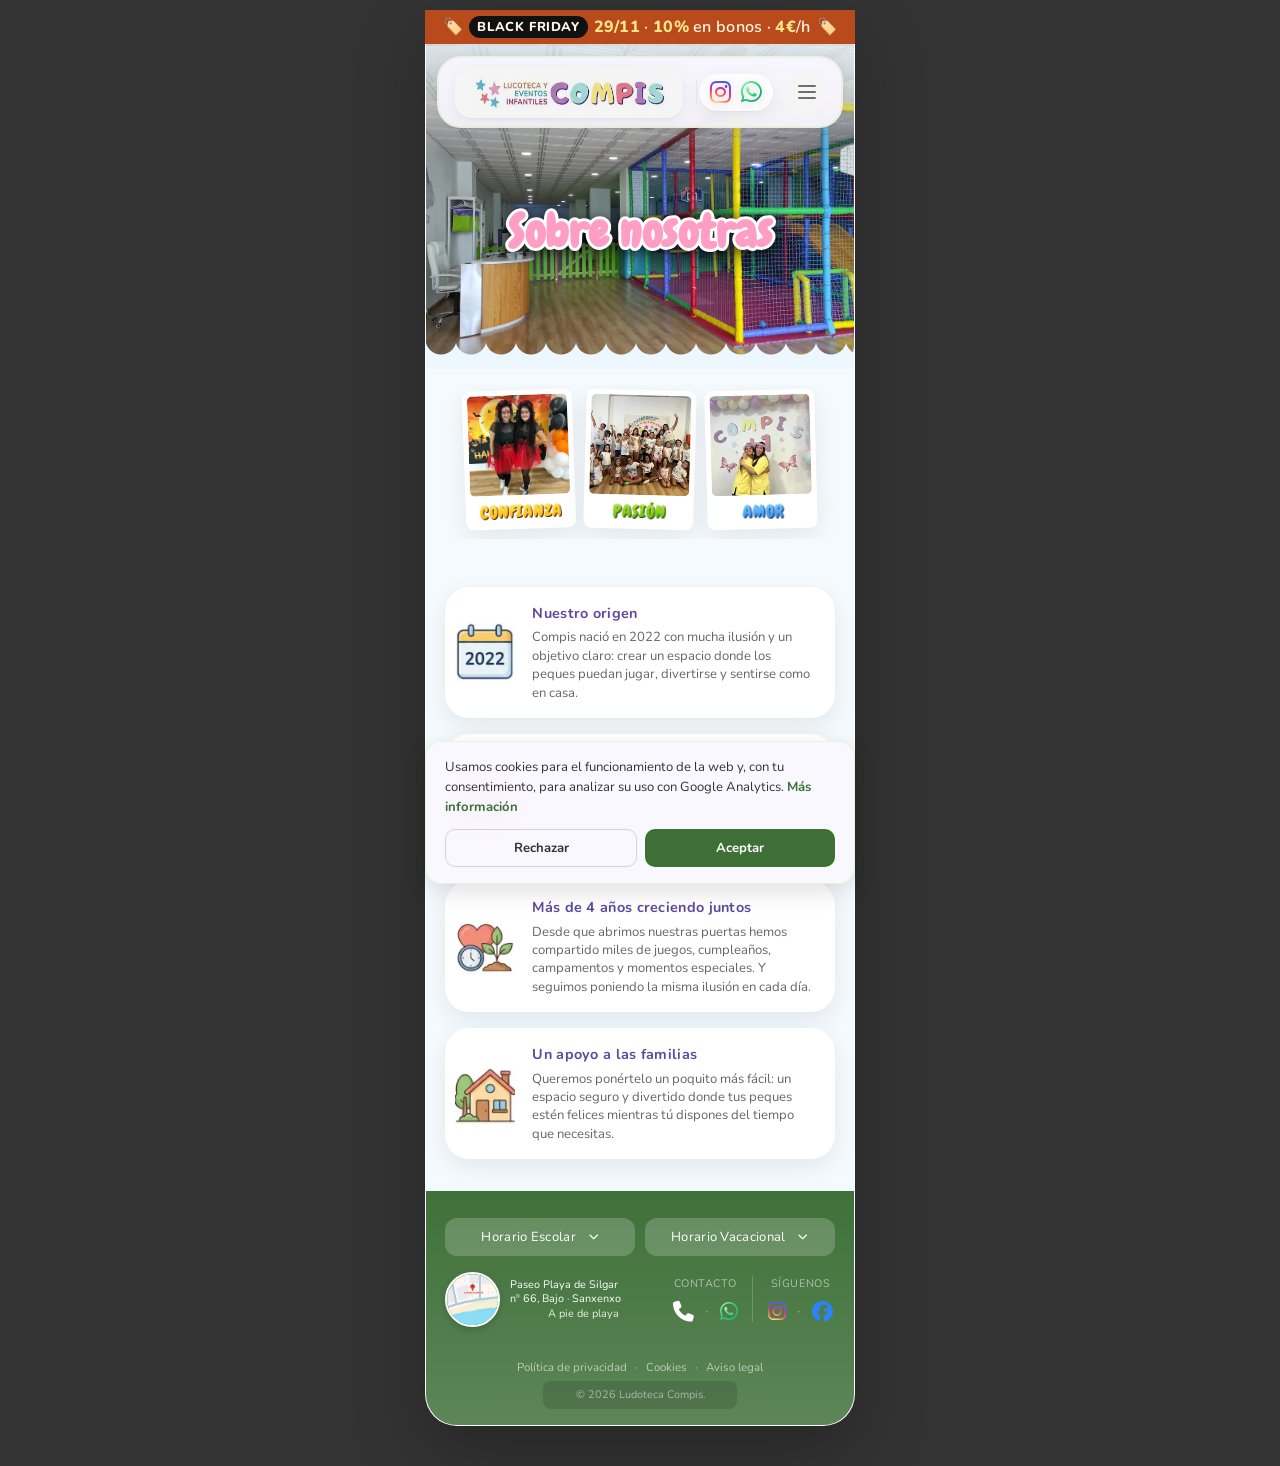
<file: pages/nosotras.html>
<!DOCTYPE html>
<html lang="es">
<head>
    <meta charset="UTF-8" />
    <meta name="viewport" content="width=device-width, initial-scale=1.0"/>

    <title>Conócenos · Ludoteca Compis Sanxenxo</title>
    <meta name="description" content="Conoce a las personas que están detrás de Ludoteca Compis en Sanxenxo y descubre nuestra forma de entender el juego, la diversión y el cuidado infantil.">
    <link rel="canonical" href="https://www.ludotecacompis.com/pages/nosotras">

    <link rel="preconnect" href="https://fonts.googleapis.com">
    <link rel="preconnect" href="https://fonts.gstatic.com" crossorigin>
    <link rel="preconnect" href="https://cdnjs.cloudflare.com" crossorigin>

    <!-- LCP: imagen de fondo del hero -->
    <link rel="preload" as="image" href="../assets/images/nosotras/hero.webp" fetchpriority="high">

    <!-- CSS propio -->
    <link rel="stylesheet" href="../css/assistant.css">
    <link rel="stylesheet" href="../css/variables.css">
    <link rel="stylesheet" href="../css/reset.css">
    <link rel="stylesheet" href="../css/navbar.css">
    <link rel="stylesheet" href="../css/footer.css">
    <link rel="stylesheet" href="../css/main.css">
    <link rel="stylesheet" href="../css/nosotras.css">

    <!-- Google Fonts: no bloqueante -->
    <link rel="preload" as="style" href="https://fonts.googleapis.com/css2?family=Chewy&family=Nunito:wght@400;500;600;700;800&display=swap" onload="this.onload=null;this.rel='stylesheet'">
    <noscript><link rel="stylesheet" href="https://fonts.googleapis.com/css2?family=Chewy&family=Nunito:wght@400;500;600;700;800&display=swap"></noscript>

    <!-- Font Awesome: no bloqueante -->
    <link rel="preload" as="style" href="https://cdnjs.cloudflare.com/ajax/libs/font-awesome/6.5.1/css/all.min.css" onload="this.onload=null;this.rel='stylesheet'">
    <noscript><link rel="stylesheet" href="https://cdnjs.cloudflare.com/ajax/libs/font-awesome/6.5.1/css/all.min.css"></noscript>

    <link rel="icon" href="/favicon.ico" sizes="32x32">
    <link rel="apple-touch-icon" href="/apple-touch-icon.png">

    <meta property="og:type" content="website">
    <meta property="og:site_name" content="Ludoteca Compis">
    <meta property="og:url" content="https://www.ludotecacompis.com/pages/nosotras">
    <meta property="og:title" content="Conócenos · Ludoteca Compis Sanxenxo">
    <meta property="og:description" content="Conoce a las personas que están detrás de Ludoteca Compis y nuestra forma de entender el juego, la diversión y el cuidado infantil.">
    <meta property="og:image" content="https://www.ludotecacompis.com/assets/images/og-compis.jpg">
    <meta property="og:image:width" content="1200">
    <meta property="og:image:height" content="630">
    <meta property="og:locale" content="es_ES">

    <meta name="twitter:card" content="summary_large_image">
    <meta name="twitter:title" content="Conócenos · Ludoteca Compis Sanxenxo">
    <meta name="twitter:description" content="Conoce a las personas que están detrás de Ludoteca Compis y nuestra forma de entender el juego, la diversión y el cuidado infantil.">
    <meta name="twitter:image" content="https://www.ludotecacompis.com/assets/images/og-compis.jpg">
</head>

<body>
    <div class="app-shell">
        <div class="app-device">

            <div class="cookie-banner hidden" id="cookieBanner">
                <p class="cookie-banner__text">
                    Usamos cookies para el funcionamiento de la web y, con tu consentimiento, para analizar su uso con Google Analytics.
                    <a href="/legal.html#cookies">Más información</a>
                </p>
                <div class="cookie-banner__actions">
                    <button class="cookie-banner__btn cookie-banner__btn--reject" id="cookieReject">Rechazar</button>
                    <button class="cookie-banner__btn cookie-banner__btn--accept" id="cookieAccept">Aceptar</button>
                </div>
            </div>

    <button type="button" class="whatsapp-float" id="waToggle" aria-label="Abrir chat de WhatsApp">
        <i class="fab fa-whatsapp"></i>
    </button>

    <div class="wa-chatbox" id="waChat">
        <div class="wa-header">⭐ ¡Hola! ¿En qué podemos ayudarte? ⭐</div>
        <div class="wa-body">
            <div class="bot-menu">
                <div class="bot-title">Déjanos tu mensaje y te responderemos en la mayor brevedad posible. Gracias 🥰</div>
                <div class="bot-item">
                    <textarea id="waMessage" placeholder="Hola, me gustaría saber más sobre..."></textarea>
                    <button id="waSend">Enviar</button>
                </div>
                <div class="bot-contacto-telefono">
                    <p>¿Prefieres hablar directamente?</p>
                    <a href="tel:+34986066863" class="bot-btn-call">
                        <i class="fas fa-phone-alt"></i> Llamar ahora: 986 06 68 63
                    </a>
                </div>
            </div>
        </div>
    </div>

    <!-- Navbar -->
    <div class="site-header">
            <div class="announcement-bar">
                <a href="/pages/acceso-por-horas.html#tarifas" class="announcement-bar__link">
                    <span class="announcement-bar__icon">🏷️</span>
                    <span class="announcement-bar__badge">Black Friday</span>
                    <span class="announcement-bar__text"><strong>29/11</strong> · <strong>10%</strong> en bonos · <strong>4€</strong>/h</span>
                    <span class="announcement-bar__icon">🏷️</span>
                </a>
            </div>
        
        <nav class="navbar">
            <div class="navbar__actions">
                <a href="/" class="navbar__brand">
                    <img src="../assets/images/logo/logo.webp" alt="Compis">
                </a>
                <div class="navbar__socials-wrapper">
                    <a href="https://www.instagram.com/ludotecacompis/?hl=es" class="navbar__socials" target="_blank" rel="noopener noreferrer" aria-label="Instagram">
                        <i class="fa-brands fa-instagram"></i>
                    </a>
                    <a href="https://wa.me/34613293273" class="navbar__socials" target="_blank" rel="noopener noreferrer" aria-label="WhatsApp">
                        <i class="fa-brands fa-whatsapp"></i>
                    </a>
                </div>
                <button class="navbar__toggle" aria-label="Abrir menú" aria-controls="mobile-drawer" aria-expanded="false" type="button">
                    <span></span><span></span><span></span>
                </button>
            </div>
            <div class="navbar__overlay"></div>
            <div class="navbar__drawer" id="mobile-drawer">
                <ul class="drawer__menu">
                    <li class="item-index">
                        <a href="/index.html" class="drawer__card">
                            <span class="drawer__icon"><i class="fa-solid fa-rainbow"></i></span>
                            <span class="drawer__label">Inicio</span>
                            <span class="drawer__arrow"><i class="fa-solid fa-angle-right"></i></span>
                        </a>
                    </li>
                    <li class="item-campamentos">
                        <a href="campamentos.html" class="drawer__card">
                            <span class="drawer__icon"><i class="fa-solid fa-campground"></i></span>
                            <span class="drawer__label">Campamentos</span>
                            <span class="drawer__arrow"><i class="fa-solid fa-angle-right"></i></span>
                        </a>
                    </li>
                    <li class="item-cumpleanios">
                        <a href="cumples.html" class="drawer__card">
                            <span class="drawer__icon"><i class="fa-solid fa-cake-candles"></i></span>
                            <span class="drawer__label">Cumpleaños</span>
                            <span class="drawer__arrow"><i class="fa-solid fa-angle-right"></i></span>
                        </a>
                    </li>
                    <li class="item-jugar">
                        <a href="acceso-por-horas.html" class="drawer__card">
                            <span class="drawer__icon"><i class="fa-solid fa-puzzle-piece"></i></span>
                            <span class="drawer__label">Acceso por horas</span>
                            <span class="drawer__arrow"><i class="fa-solid fa-angle-right"></i></span>
                        </a>
                    </li>
                    <li class="item-fiestas">
                        <a href="fiestas-y-eventos.html" class="drawer__card">
                            <span class="drawer__icon"><i class="fa-solid fa-champagne-glasses"></i></span>
                            <span class="drawer__label">Fiestas y Eventos</span>
                            <span class="drawer__arrow"><i class="fa-solid fa-angle-right"></i></span>
                        </a>
                    </li>
                    <li class="item-excursiones">
                        <a href="excursiones.html" class="drawer__card">
                            <span class="drawer__icon"><i class="fa-solid fa-bus"></i></span>
                            <span class="drawer__label">Excursiones</span>
                            <span class="drawer__arrow"><i class="fa-solid fa-angle-right"></i></span>
                        </a>
                    </li>
                    <li class="item-nosotras">
                        <a href="nosotras.html" class="drawer__card">
                            <span class="drawer__icon"><i class="fa-solid fa-heart"></i></span>
                            <span class="drawer__label">Nosotras</span>
                            <span class="drawer__arrow"><i class="fa-solid fa-angle-right"></i></span>
                        </a>
                    </li>
                </ul>
            </div>
        </nav>
    </div>

    <!-- HERO: NOSOTRAS -->
    <section class="nos-hero">
        <h1 class="nos-hero__title hero-title--nosotras">
            Sobre nosotras
        </h1>
    </section>

    <div class="nos-scallop"></div>

    <section class="nos-cards">
        <div class="nos-cards__list">

            <article class="nos-cards__item nos-cards__item--yellow">
                <div class="nos-cards__photo">
                    <img src="../assets/images/nosotras/img1.webp" alt="Confianza" class="nos-cards__img">
                </div>
                <h2 class="nos-cards__title nos-cards__title--orange">Confianza</h2>
            </article>

            <article class="nos-cards__item nos-cards__item--green">
                <div class="nos-cards__photo">
                    <img src="../assets/images/nosotras/img2.webp" alt="Pasión" class="nos-cards__img">
                </div>
                <h2 class="nos-cards__title nos-cards__title--green">Pasión</h2>
            </article>

            <article class="nos-cards__item nos-cards__item--blue">
                <div class="nos-cards__photo">
                    <img src="../assets/images/nosotras/img3.webp" alt="¡Y mucho amor!" class="nos-cards__img">
                </div>
                <h2 class="nos-cards__title nos-cards__title--blue">Amor</h2>
            </article>

        </div>
    </section>

    <!-- Información -->
    <section class="nos-info">
        <div class="nos-info__list">

            <article class="nos-info__card">
                <div class="nos-info__card-image">
                    <img src="../assets/images/nosotras/icon1.webp" alt="" class="nos-info__card-img" loading="lazy">
                </div>
                <div class="nos-info__card-text">
                    <h2 class="nos-info__card-title">Nuestro origen</h2>
                    <p class="nos-info__card-desc">Compis nació en 2022 con mucha ilusión y un objetivo claro: crear un espacio donde los peques puedan jugar, divertirse y sentirse como en casa.</p>
                </div>
            </article>

            <article class="nos-info__card">
                <div class="nos-info__card-image">
                    <img src="../assets/images/nosotras/icon2.webp" alt="" class="nos-info__card-img" loading="lazy">
                </div>
                <div class="nos-info__card-text">
                    <h2 class="nos-info__card-title">Dos hermanas, un mismo sueño</h2>
                    <p class="nos-info__card-desc">Somos dos hermanas detrás de este proyecto, unidas por la misma ilusión: acompañar a los peques con cariño y ofrecer a las familias un lugar cercano y de confianza.</p>
                </div>
            </article>

            <article class="nos-info__card">
                <div class="nos-info__card-image">
                    <img src="../assets/images/nosotras/icon3.webp" alt="" class="nos-info__card-img" loading="lazy">
                </div>
                <div class="nos-info__card-text">
                    <h2 class="nos-info__card-title">Más de 4 años creciendo juntos</h2>
                    <p class="nos-info__card-desc">Desde que abrimos nuestras puertas hemos compartido miles de juegos, cumpleaños, campamentos y momentos especiales. Y seguimos poniendo la misma ilusión en cada día.</p>
                </div>
            </article>

            <article class="nos-info__card">
                <div class="nos-info__card-image">
                    <img src="../assets/images/nosotras/icon4.webp" alt="" class="nos-info__card-img" loading="lazy">
                </div>
                <div class="nos-info__card-text">
                    <h2 class="nos-info__card-title">Un apoyo a las familias</h2>
                    <p class="nos-info__card-desc">Queremos ponértelo un poquito más fácil: un espacio seguro y divertido donde tus peques estén felices mientras tú dispones del tiempo que necesitas.</p>
                </div>
            </article>

        </div>
    </section>

    <!-- Footer -->
    <footer class="footer-compis">
        <div class="footer-compis__container">

            <div class="footer-compis__hours-accordion">
                <div class="footer-compis__hours-item">
                    <button class="footer-compis__hours-toggle" data-hours-toggle aria-expanded="false" aria-controls="hoursEscolar">
                        <span>Horario Escolar</span>
                        <i class="fa-solid fa-chevron-down footer-compis__hours-caret"></i>
                    </button>
                    <div class="footer-compis__hours-panel" id="hoursEscolar">
                        <div class="footer-compis__hours-row">
                            <span>Todos los días</span>
                            <span>16:30 a 20:30h</span>
                        </div>
                        <div class="footer-compis__hours-row">
                            <span>Miércoles</span>
                            <span>Cerrado · <small class="horario__variable">Variable</small></span>
                        </div>
                    </div>
                </div>

                <div class="footer-compis__hours-item">
                    <button class="footer-compis__hours-toggle" data-hours-toggle aria-expanded="false" aria-controls="hoursVacacional">
                        <span>Horario Vacacional</span>
                        <i class="fa-solid fa-chevron-down footer-compis__hours-caret"></i>
                    </button>
                    <div class="footer-compis__hours-panel" id="hoursVacacional">
                        <div class="footer-compis__hours-row">
                            <span>Lunes a Viernes</span>
                            <span>9:00 a 14:00h<br>16:30 a 21:00h</span>
                        </div>
                        <div class="footer-compis__hours-row">
                            <span>Miércoles por la tarde</span>
                            <span>Cerrado</span>
                        </div>
                        <div class="footer-compis__hours-row">
                            <span>Sábados</span>
                            <span>17:00 a 01:00h</span>
                        </div>
                        <div class="footer-compis__hours-row">
                            <span>Domingos</span>
                            <span>17:00 a 21:00h</span>
                        </div>
                    </div>
                </div>
            </div>

            <div class="footer-compis__bottom-grid">

                <div class="footer-compis__location">
                    <a href="https://maps.app.goo.gl/NKniTXcV2fpVFYBYA" target="_blank" rel="noopener noreferrer" class="footer-compis__map-link">
                        <div class="footer-compis__map-avatar">
                            <img src="../assets/images/footer/map_150.webp" alt="Ver ubicación de Compis en Google Maps" loading="lazy">
                        </div>
                    </a>
                    <div class="footer-compis__address">
                        <p class="footer-compis__street">Paseo Playa de Silgar</p>
                        <p class="footer-compis__street">nº 66, Bajo · Sanxenxo</p>
                        <p class="footer-compis__city"><span>A pie de playa</span></p>
                    </div>
                </div>

                <div class="footer-compis__contact-groups">
                    <div class="footer-compis__group">
                        <span class="footer-compis__group-label">Contacto</span>
                        <div class="footer-compis__group-icons">
                            <a href="tel:+34986066863" aria-label="Teléfono"><i class="fa-solid fa-phone"></i></a>
                            <span class="footer-compis__group-sep">·</span>
                            <a href="https://wa.me/34613293273" target="_blank" rel="noopener noreferrer" aria-label="WhatsApp"><i class="fa-brands fa-whatsapp"></i></a>
                        </div>
                    </div>

                    <span class="footer-compis__vdivider"></span>

                    <div class="footer-compis__group">
                        <span class="footer-compis__group-label">Síguenos</span>
                        <div class="footer-compis__group-icons">
                            <a href="https://www.instagram.com/ludotecacompis/?hl=es" target="_blank" rel="noopener noreferrer" aria-label="Instagram"><i class="fa-brands fa-instagram"></i></a>
                            <span class="footer-compis__group-sep">·</span>
                            <a href="https://www.facebook.com/people/Compis-Ludoteca/100081051092342/" target="_blank" rel="noopener noreferrer" class="footer-compis__social--facebook" aria-label="Facebook"><i class="fa-brands fa-facebook"></i></a>
                        </div>
                    </div>
                </div>

            </div>

            <!-- LEGALES & COPYRIGHT -->
            <div class="footer-compis__bottom">
                <nav class="footer-compis__legal">
                    <a href="/legal.html#privacidad">Política de privacidad</a> ·
                    <a href="/legal.html#cookies">Cookies</a> ·
                    <a href="/legal.html#aviso-legal">Aviso legal</a>
                </nav>
                <p class="footer-compis__copy">&copy; <span id="footerYear">2026</span> Ludoteca Compis.</p>
            </div>
        </div>
    </footer>

    <button type="button" class="back-to-top" id="backToTop" aria-label="Volver arriba">
        <i class="fa-solid fa-chevron-up"></i>
    </button>

    <script type="module" src="../js/nosotras-main.js"></script>

        </div>
    </div>
</body>
</html>
</file>
<file: css/assistant.css>
/* Botón flotante */
.whatsapp-float {
    position: fixed;
    right: calc((100vw - min(calc(100vw - 32px), 430px)) / 2 + 1rem - 20px);
    bottom: 2.5rem;
    width: 54px;
    height: 54px;
    border-radius: 50%;
    display: flex;
    justify-content: center;
    align-items: center;
    background: #fff;
    border: 2.5px solid #25D366;
    box-shadow: 0 8px 20px rgba(0,0,0,.15);
    z-index: 9999;
    cursor: pointer;
    text-decoration: none;
    transform: none;
}

.whatsapp-float i {
    color: #25D366;
    font-size: 30px;
    line-height: 1;
}

.whatsapp-float.is-hidden-by-banner {
    opacity: 0;
    visibility: hidden;
    pointer-events: none;
}

/* Chatbox */
.wa-chatbox {
    position: fixed;
    bottom: 80px;
    left: 50%;
    transform: translateX(-50%);
    width: min(92vw, 360px);
    max-width: calc(100vw - 2rem);
    background: var(--lightblue, #eef6ff);
    border-radius: 20px;
    overflow: hidden;
    box-shadow: 0 12px 40px rgba(0,0,0,.12);
    z-index: 10000;
    display: none;
    font-family: var(--font-base);
}

/* Header */
.wa-header {
    background: var(--green-dark, #3D6F37);
    color: #fff;
    padding: .75rem 1rem;
    font-family: var(--font-base);
    font-size: .88rem;
    text-align: center;
    letter-spacing: .5px;
    -webkit-text-stroke: 0;
}

/* Body */
.wa-body {
    padding: .75rem;
    background: var(--lightblue, #eef6ff);
    display: flex;
    flex-direction: column;
    gap: .6rem;
}

/* Tarjeta blanca interior */
.bot-menu {
    width: 100%;
    box-sizing: border-box;
    background: #fff;
    border-radius: 14px;
    padding: .9rem;
    box-shadow: 0 2px 8px rgba(0,0,0,.05);
    display: flex;
    flex-direction: column;
    gap: .75rem;
}

.bot-title {
    font-size: .82rem;
    color: #555;
    line-height: 1.5;
}

.bot-item {
    display: flex;
    flex-direction: column;
    gap: .5rem;
}

textarea#waMessage {
    width: 100%;
    height: 75px;
    padding: .6rem .75rem;
    border: 1.5px solid #dde8f0;
    border-radius: 10px;
    font-family: var(--font-base);
    font-size: .82rem;
    resize: none;
    box-sizing: border-box;
    background: #f8fafc;
    transition: border-color .2s, box-shadow .2s;
}

textarea#waMessage:focus {
    border-color: var(--green-dark);
    outline: none;
    box-shadow: 0 0 0 3px rgba(61,111,55,.12);
}

.bot-item button {
    background: var(--green-dark, #3D6F37);
    color: #fff;
    border: none;
    padding: .55rem 1.2rem;
    font-size: .82rem;
    font-weight: 700;
    border-radius: 10px;
    cursor: pointer;
    align-self: flex-end;
    font-family: var(--font-base);
    transition: background .2s, transform .1s;
}

.bot-item button:hover { background: #2e5a2b; }
.bot-item button:active { transform: scale(0.96); }

/* Teléfono */
.bot-contacto-telefono {
    border-top: 1px solid #eef0f3;
    padding-top: .6rem;
    text-align: center;
}

.bot-contacto-telefono p {
    font-size: .75rem;
    color: #888;
    margin: 0 0 .3rem;
}

.bot-btn-call {
    display: inline-flex;
    align-items: center;
    gap: .4rem;
    color: var(--green-dark, #3D6F37);
    font-size: .82rem;
    font-weight: 700;
    text-decoration: none;
}

.bot-btn-call:hover { text-decoration: underline; }

.wa-tooltip {
    position: fixed;
    bottom: 5.5rem;
    right: calc((100vw - min(calc(100vw - 32px), 430px)) / 2 + 1rem);
    background: #fff;
    color: var(--text-dark);
    font-family: var(--font-base);
    font-size: .78rem;
    font-weight: 700;
    padding: .4rem .75rem;
    border-radius: 20px;
    box-shadow: 0 4px 12px rgba(0,0,0,.12);
    white-space: nowrap;
    opacity: 0;
    transform: translateY(6px);
    transition: opacity .3s ease, transform .3s ease;
    pointer-events: none;
    z-index: 9998;
}

.wa-tooltip::after {
    content: '';
    position: absolute;
    bottom: -5px;
    right: 18px;
    width: 10px;
    height: 10px;
    background: #fff;
    transform: rotate(45deg);
    box-shadow: 2px 2px 4px rgba(0,0,0,.06);
}

.wa-tooltip.visible {
    opacity: 1;
    transform: translateY(0);
}
</file>
<file: css/variables.css>
/* Chewy */
@font-face {
  font-family: 'Chewy';
  font-style: normal;
  font-weight: 400;
  font-display: swap;
  src: url('../assets/fonts/chewy-400.woff2') format('woff2');
}

/* Nunito */
@font-face {
  font-family: 'Nunito';
  font-style: normal;
  font-weight: 400;
  font-display: swap;
  src: url('../assets/fonts/nunito-400.woff2') format('woff2');
}

@font-face {
  font-family: 'Nunito';
  font-style: normal;
  font-weight: 700;
  font-display: swap;
  src: url('../assets/fonts/nunito-700.woff2') format('woff2');
}

:root {
  background: var(--text-dark);
  font-family: var(--font-base);

  --green-primary: #76b475;
  --green-dark: #3D6F37;

  --lightblue: #ecf7ff;

  --yellow-primary: #F5C84C;

  --background: #F4FAFD;

  --text-dark: #333333;
  --text-light: #FFFFFF;

  --font-base: 'Nunito', sans-serif;
  --font-accent: 'Chewy', cursive;

  --shadow-card: 0 8px 25px rgba(0,0,0,.08);

  --radius-card: 24px;

  --container-width: 1200px;

  --mobile-width: 390px;

  --section-padding: 4rem;

  --card-radius: 24px;

  --navbar-height: 92px;
}
</file>
<file: css/navbar.css>
.site-header {
    position: fixed;
    top: 10px;
    left: 16px;
    right: 16px;
    max-width: 430px;
    margin: 0 auto;
    z-index: 100;
}

.announcement-bar {
    width: 100%;
    max-width: 430px;
    margin: 0 auto;
    background: #B94A1C;
    text-align: center;
    padding: 6px 8px;
    box-sizing: border-box;
    overflow: hidden;
    container-type: inline-size;
}

.announcement-bar__link {
    display: inline-flex;
    align-items: center;
    gap: 6px;
    font-family: 'Nunito', sans-serif;
    font-size: clamp(.8rem, 3.9cqi, 1.1rem);
    font-weight: 600;
    letter-spacing: 0.3px;
    color: #FFF7E6;
    text-decoration: none;
    white-space: nowrap;
}

.announcement-bar__badge {
    background: #111;
    color: #FFF7E6;
    font-weight: 800;
    text-transform: uppercase;
    font-size: .8em;
    letter-spacing: 0.6px;
    padding: 2px 8px;
    border-radius: 999px;
}

.announcement-bar__text strong {
    display: inline-block;
    color: #FDE68A;
    font-weight: 800;
    animation: announcement-pop 5s ease-in-out infinite;
}

.announcement-bar__icon {
    display: inline-block;
    animation: announcement-wiggle 2.5s ease-in-out infinite;
}

@keyframes announcement-wiggle {
    0%, 60%, 100% { transform: rotate(0); }
    70% { transform: rotate(-12deg); }
    80% { transform: rotate(10deg); }
    90% { transform: rotate(-6deg); }
}

@keyframes announcement-pop {
    0%, 80%, 100% {
        transform: scale(1);
        text-shadow: none;
    }
    86% {
        transform: scale(1.2);
        text-shadow: 0 0 8px rgba(253, 230, 138, .8);
    }
    92% {
        transform: scale(.96);
    }
}

@media (prefers-reduced-motion: reduce) {
    .announcement-bar__icon,
    .announcement-bar__text strong {
        animation: none;
    }
}

.navbar{
    position: relative;
    transition: none;

    margin: 12px 12px;
    width: auto;

    background: rgba(250,248,255,.92);
    backdrop-filter: blur(12px);

    border-radius: 24px;
    border:2px solid rgba(167,214,93,.15);

    padding: .55rem 1rem;

    box-shadow: 0 4px 16px rgba(0,0,0,.08);
    z-index: 100;
}

.navbar__actions{
    display:flex;
    align-items:center;
    gap:1rem;
}


.navbar__brand{
    position:relative;
    margin-right:auto;
    align-items:center;

    padding: .4rem .8rem;
    border-radius: 16px;

    background:#f5f5f5;
    box-shadow: 0 4px 14px 0 rgba(111, 143, 111, 0.12), 
                0 1px 3px 0 rgba(0, 0, 0, 0.04);
    backdrop-filter: blur(8px);

}

.navbar__brand::after{
    content:'';

    position:absolute;

    top:50%;
    right:-14px;

    transform:translateY(-50%);

    width:1px;
    height:24px;

    background:rgba(0,0,0,.05);
}

.navbar__brand img{
    height:38px;
    width:auto;

    display:block;

    filter:none;
    mix-blend-mode: multiply;
}

.navbar__socials-wrapper{
    display:flex;
    align-items:center;
    gap:10px;

    padding:.4rem .7rem;

    border-radius:999px;

    background:rgba(255,255,255,.6);

    backdrop-filter:blur(8px);

    box-shadow: 0 4px 14px 0 rgba(111, 143, 111, 0.12), 
                0 1px 3px 0 rgba(0, 0, 0, 0.04);
}

.navbar__socials {
  display: flex;
  gap: 10px;
  align-items: center;
}

.navbar__socials i {
  font-size: 24px;
  filter: drop-shadow(0 2px 4px rgba(0,0,0,0.15)); 
  transition: 0.2s ease;
}

.navbar__socials a:hover i {
  transform: scale(1.1);
}

.fa-whatsapp {
  background: radial-gradient(circle at 30% 30%, #a3f5be 0%, #25D366 45%, #128C7E 90%);
  -webkit-background-clip: text; 
  background-clip: text;
  -webkit-text-fill-color: transparent;
  display: inline-block;
}

.fa-instagram {
  background: radial-gradient(circle at 30% 107%, #fdf497 0%, #fdf497 5%, #fd5949 45%, #d6249f 60%, #285AEB 90%);
  -webkit-background-clip: text;
  background-clip: text;
  -webkit-text-fill-color: transparent;
  display: inline-block;
}

.navbar__toggle{
    width:42px;
    height:42px;
    display:flex;
    flex-direction:column;
    justify-content:center;
    align-items:center;
    gap:4px;
    background:#f5f5f5;
    border-radius:14px;
    border:none;
    cursor:pointer;
    transition:transform .2s ease, background .2s ease;
}
.navbar__toggle span{
    width:18px;
    height:2px;
    background:#6f6f6f;
    border-radius:999px;
    transition:transform .25s ease, opacity .25s ease;
}
.navbar__toggle.active span:nth-child(1){
    transform:translateY(6px) rotate(45deg);
}
.navbar__toggle.active span:nth-child(2){
    opacity:0;
}
.navbar__toggle.active span:nth-child(3){
    transform:translateY(-6px) rotate(-45deg);
}
.navbar__toggle:focus-visible{
    outline: 2px solid rgba(167,214,93,.6); /* o el color que prefieras */
    outline-offset: 2px;
}
.navbar__toggle:focus:not(:focus-visible){
    outline: none;
}
.navbar__overlay {
    position: fixed;
    inset: 0;
    background: rgba(0,0,0,.25);
    backdrop-filter: blur(2px);
    opacity: 0;
    visibility: hidden;
    pointer-events: none;
    transition: opacity .3s ease, visibility .3s ease;
    z-index: 200;
}
.navbar__overlay.active {
    opacity: 1;
    visibility: visible;
    pointer-events: all;
}
.navbar__drawer{
    position:absolute;
    top: calc(100% + 12px);
    right:0;
    width:min(260px, 76vw);
    max-height:calc(100dvh - 110px);
    padding:.75rem;
    display:flex;
    flex-direction:column;
    background:rgba(250,248,255,.92);
    border-radius:24px 24px 24px 24px;
    box-shadow: 0 12px 32px rgba(0,0,0,.12);
    overflow:hidden;
    z-index:300;
    opacity:0;
    visibility:hidden;
    pointer-events:none;
    clip-path:inset(0 0 100% 0);
    transition:
        opacity .22s ease,
        clip-path .32s cubic-bezier(.4,0,.2,1),
        visibility .32s ease;
}
.navbar__drawer.active{
    opacity:1;
    visibility:visible;
    pointer-events:auto;
    clip-path:inset(0 0 0% 0);
}
body.menu-open{
    overflow:hidden;
}
.drawer__menu{
    list-style:none;
    margin:0;
    padding:0;
    display:flex;
    flex-direction:column;
    gap:.5rem;
}
.drawer__menu li{
    display:block;
    margin:0;
    padding:0;
    border-radius:14px;
    overflow:hidden;
}
.drawer__card{
    display:grid;
    grid-template-columns:36px 1fr 10px;
    align-items:center;
    gap:.65rem;
    width:100%;
    min-height:50px;
    padding:.5rem .7rem;
    box-sizing:border-box;
    background:#fff;
    border:1px solid rgba(0,0,0,.04);
    border-radius:14px;
    box-shadow:0 4px 14px rgba(0,0,0,.045);
    color:#353535;
    text-decoration:none;
    position:relative;
    z-index:1;
}

.drawer__card:hover{
    transform:translateY(-1px);
    opacity:1;
    transform:translateX(0);
    box-shadow:0 6px 14px rgba(0,0,0,.06);
}

.drawer__icon{
    width:36px;
    height:36px;
    display:grid;
    place-items:center;
    border-radius:11px;
    font-size:.9rem;
    color:#4a4a4a;
    box-shadow: inset 0 1px 0 rgba(255,255,255,.45);
}

.drawer__label{
    font-size:.92rem;
    font-weight:700;
    line-height:1.1;
}

.drawer__arrow{
    color:#aaaaaa;
    font-size:.75rem;
}

.item-index .drawer__icon{ background:#CFF3EE; }
.item-campamentos .drawer__icon{ background:#fff1bf; }
.item-cumpleanios .drawer__icon{ background:#ffdbe6; }
.item-fiestas .drawer__icon{ background:#FFD6A5; }
.item-excursiones .drawer__icon{ background:#dff1ff; }
.item-jugar .drawer__icon{ background:#e2f5d8; }
.item-nosotras .drawer__icon{ background:#ffe5d6; }
</file>
<file: css/footer.css>
/* ----- FOOTER ----- */
.footer-compis {
    background: var(--green-dark);
    color: #fff;
    padding: 1.5rem 1.2rem 1rem;
}

.footer-compis__container {
    max-width: 480px;
    margin: 0 auto;
    display: flex;
    flex-direction: column;
    gap: 1rem;
}

.footer-compis__hours-accordion {
    display: flex;
    gap: .6rem;
    position: relative;
    margin-top: .2rem;
}

.footer-compis__hours-item {
    flex: 1;
    background: rgba(255,255,255,.1);
    border-radius: 12px;
    position: relative;
}

.footer-compis__hours-panel {
    position: absolute;
    bottom: 100%;
    left: 0;
    right: 0;
    margin-bottom: .4rem;
    background: #3c5738;
    border-radius: 12px;
    box-shadow: 0 -6px 16px rgba(0,0,0,.35);
    z-index: 20;
    max-height: 0;
    overflow: hidden;
    transition: max-height .3s ease;
}

.footer-compis__hours-panel.is-open {
    max-height: 300px;
}

.horario__variable {
    font-weight: bold;
    color: #FFB347;
}

/* Fila 2: ubicación | contacto */
.footer-compis__bottom-grid {
    display: flex;
    align-items: center;
    justify-content: space-between;
    gap: .8rem;
    padding-bottom: .75rem;
}

.footer-compis__contact-groups {
    display: flex;
    align-items: flex-start;
    gap: .8rem;
    flex: 1;
}

.footer-compis__map-link {
    display: block;
    text-decoration: none;
    flex-shrink: 0;
}

.footer-compis__map-avatar {
    width: 55px;
    height: 55px;
    border-radius: 50%;
    overflow: hidden;
    border: 2px solid #fff;
    box-shadow: 0 3px 6px rgba(0,0,0,.2);
}

.footer-compis__map-avatar img {
    width: 100%;
    height: 100%;
    object-fit: cover;
    display: block;
}

.footer-compis__location {
    display: flex;
    align-items: center;
    gap: .6rem;
    flex: 1.3;
    min-width: 0;
}

.footer-compis__address {
    font-size: .68rem;
    line-height: 1.25;
    text-align: left;
    min-width: 0;
    flex: 1;
}

.footer-compis__street {
    margin: 0;
    font-weight: 400;
    color: #fff;
    white-space: nowrap;
    overflow: hidden;
    text-overflow: ellipsis;
}

.footer-compis__city {
    margin: .1rem 0 0;
    color: rgba(255,255,255,.7);
    text-align: center;
    white-space: nowrap;
    overflow: hidden;
    text-overflow: ellipsis;
}

.footer-compis__city span {
    color: #E2F0D9;
    font-weight: 400;
}

.footer-compis__hours-item {
    background: rgba(255,255,255,.1);
    border-radius: 12px;
}

.footer-compis__hours-toggle {
    width: 100%;
    background: rgba(255,255,255,.1);
    border: none;
    padding: .6rem .9rem;
    display: flex;
    align-items: center;
    justify-content: center; /* antes: space-between */
    gap: .5rem;
    color: #fff;
    font-family: var(--font-base);
    font-size: .82rem;
    letter-spacing: .3px;
    cursor: pointer;
    border-radius: 12px;
    transition: background .2s ease;
}

.footer-compis__hours-toggle:hover {
    background: rgba(255,255,255,.16);
}

.footer-compis__hours-toggle::before {
    font-family: "Font Awesome 6 Free";
    font-weight: 700;
    /*content: "\f017";*/
    font-size: .85rem;
    opacity: .8;
}

.footer-compis__hours-row:nth-child(even) {
    background: rgba(255,255,255,.04);
}

.footer-compis__hours-row {
    display: flex;
    flex-direction: column;
    align-items: center;
    gap: .15rem;
    font-size: .74rem;
    color: rgba(255,255,255,.9);
    padding: .45rem .9rem;
    text-align: center;
}

.footer-compis__hours-row span:first-child {
    font-weight: 700;
    color: #E2F0D9;
}

.footer-compis__hours-row span:last-child {
    background: rgba(255,255,255,.12);
    padding: .15rem .5rem;
    border-radius: 20px;
    font-size: .7rem;
    white-space: nowrap;
}

.footer-compis__hours-caret {
    font-size: .62rem;
    margin-left: .3rem;
    transition: transform .25s ease;
    flex-shrink: 0;
}

.footer-compis__hours-toggle.is-open .footer-compis__hours-caret {
    transform: rotate(180deg);
}

.footer-compis__hours-panel {
    position: absolute;
    bottom: 100%;
    left: 0;
    right: 0;
    margin-bottom: .4rem;
    background: #3c5738;
    border-radius: 12px;
    box-shadow: 0 -6px 16px rgba(0,0,0,.35);
    z-index: 20;
    max-height: 0;
    overflow: hidden;
    transition: max-height .3s ease;
}

.footer-compis__hours-panel.is-open {
    max-height: 300px;
}

.footer-compis__hours-row + .footer-compis__hours-row {
    border-top: 1px solid rgba(255,255,255,.08);
}

.footer-compis__social--facebook {
    color: #1877F2;
}

.footer-compis__social--facebook:hover {
    color: #1877F2;
    opacity: .85;
}

.footer-compis__group-icons a.footer-compis__social--facebook {
    color: #1877F2;
}

.footer-compis__group-icons a.footer-compis__social--facebook:hover {
    color: #1877F2;
    opacity: .85;
}

.footer-compis__bottom {
    display: flex;
    flex-direction: column;
    align-items: center;
    gap: .4rem;
    padding-top: .25rem;
}

.footer-compis__legal {
    display: flex;
    align-items: center;
    justify-content: center;
    gap: .5rem;
    font-size: .72rem;
    color: rgba(255,255,255,.6);
    flex-wrap: wrap;
}

.footer-compis__legal a {
    color: rgba(255,255,255,.6);
    text-decoration: none;
}

.footer-compis__legal a:hover {
    color: rgba(255,255,255,.75);
}

.footer-compis__copy {
    margin: 0;
    font-size: .68rem;
    color: rgba(255,255,255,.5);
    background: rgba(0,0,0,.18);
    padding: .4rem .8rem;
    border-radius: 8px;
    width: 50%;
    text-align: center;
    box-sizing: border-box;
}

.footer-compis__contact-groups {
    display: flex;
    justify-content: space-between;
    align-items: flex-start;
    gap: .8rem;
}

.footer-compis__group {
    display: flex;
    flex-direction: column;
    align-items: center;
    gap: .6rem;
}

.footer-compis__group:first-child,
.footer-compis__group:last-child {
    flex: 1;
}

.footer-compis__vdivider {
    width: 1px;
    align-self: stretch;
    background: rgba(255,255,255,.2);
    flex-shrink: 0;
}

.footer-compis__group-label {
    font-size: .68rem;
    text-transform: uppercase;
    letter-spacing: .05em;
    color: rgba(255,255,255,.55);
}

.footer-compis__group-icons {
    display: flex;
    align-items: center;
    gap: .7rem;
}

.footer-compis__group-icons a {
    display: flex;
    align-items: center;
    justify-content: center;
    color: #fff;
    font-size: 1.3rem;
    text-decoration: none;
    transition: transform .2s ease, opacity .2s ease;
    background: none;
}

.footer-compis__group-icons a:hover {
    transform: scale(1.08);
    opacity: .85;
}

.footer-compis__group-sep {
    color: rgba(255,255,255,.35);
    font-size: 1rem;
    line-height: 1;
}
</file>
<file: css/main.css>
body{
  margin: 0;
  padding: 0;
  font-family: var(--font-base);
  min-height: 100vh;
  overflow-x: hidden;
}

.app-shell {
  min-height: 100vh;
  display: flex;
  justify-content: center;
  align-items: flex-start;
  padding: 10px 16px 40px;
  box-sizing: border-box;
}

.app-device {
  width: min(100%, 430px);
  min-height: min(100vh - 48px, 920px);
  background: var(--background);
  border-radius: 32px;
  box-shadow: 0 25px 70px rgba(0, 0, 0, 0.25);
  overflow: hidden;
  position: relative;
  border: 1px solid rgba(255,255,255,0.65);
}

.app-device > *:not(.whatsapp-float):not(.back-to-top):not(.wa-tooltip):not(.cookie-banner):not(.wa-chatbox) {
  width: 100%;
}

.app-device::before {
  content: "";
  position: absolute;
  inset: 0;
  pointer-events: none;
  background: linear-gradient(180deg, rgba(255,255,255,0.2), transparent 18%, transparent 82%, rgba(255,255,255,0.16));
}

.cookie-banner {
    position: fixed;
    bottom: 1rem;
    left: 50%;
    transform: translateX(-50%);
    width: min(calc(100vw - 2rem), 430px);
    max-width: 100%;
    background: rgba(250,248,255,.96);
    backdrop-filter: blur(12px);
    border-radius: 16px;
    padding: 1rem 1.2rem;
    box-shadow: 0 8px 24px rgba(0,0,0,.12);
    border: 1px solid rgba(167,214,93,.2);
    z-index: 999;
    display: flex;
    flex-direction: column;
    gap: .75rem;
    transition: opacity .3s ease, transform .3s ease;
}

.cookie-banner.hidden {
    opacity: 0;
    transform: translateY(20px);
    pointer-events: none;
}

.cookie-banner__text {
    font-family: var(--font-base);
    font-size: .82rem;
    color: var(--text-dark);
    margin: 0;
    line-height: 1.5;
}

.cookie-banner__text a {
    color: var(--green-dark);
    font-weight: 700;
    text-decoration: none;
}

.cookie-banner__actions {
    display: flex;
    gap: .5rem;
}

.cookie-banner__btn {
    flex: 1;
    padding: .55rem;
    border-radius: 10px;
    border: none;
    font-family: var(--font-base);
    font-size: .82rem;
    font-weight: 700;
    cursor: pointer;
}

.cookie-banner__btn--accept {
    background: var(--green-dark);
    color: #fff;
}

.cookie-banner__btn--reject {
    background: transparent;
    color: var(--text-dark);
    border: 1px solid rgba(0,0,0,.15);
}

.wave-divider {
    display: block;
    width: 100%;
    overflow: hidden;
    line-height: 0;
    margin: 0;
    padding: 0;
}

.wave-divider svg {
    display: block;
    width: 100%;
    height: 60px;
}

.wave--brand-to-services {
    background: #f5f0e8;
}

.wave--services-to-reviews {
    background: #ecf7ff;
}

.back-to-top {
    position: fixed;
    bottom: 48px;
    left: calc((100vw - min(calc(100vw - 32px), 430px)) / 2 + 20px);
    width: 44px;
    height: 44px;
    border-radius: 50%;
    background: var(--green-dark);
    color: #fff;
    border: none;
    display: flex;
    align-items: center;
    justify-content: center;
    font-size: 1.1rem;
    box-shadow: 0 4px 12px rgba(0, 0, 0, 0.2);
    cursor: pointer;
    opacity: 0;
    visibility: hidden;
    transform: translateY(10px);
    transition: opacity .25s ease, transform .25s ease, visibility .25s;
    z-index: 900;
}

.back-to-top.is-visible {
    opacity: 1;
    visibility: visible;
    transform: translateY(0);
}

.back-to-top:active {
    transform: scale(0.94);
}

/* En móviles, eliminar el marco centrado y los bordes redondeados
     — el diseño con device/frame se aplicará solo en tablet/desktop */
@media (max-width: 767px) {
    .app-shell {
        align-items: stretch;
        padding: 0;
    }

    .app-device {
        width: 100%;
        min-height: auto;
        border-radius: 0;
        box-shadow: none;
        border: none;
        background: var(--background);
        position: static;
    }

    .app-device > *:not(.whatsapp-float):not(.back-to-top):not(.wa-tooltip):not(.cookie-banner):not(.wa-chatbox) {
        width: 100%;
    }

    .app-device::before {
        display: none;
    }

    .back-to-top {
        left: 20px;
    }

    .site-header {
        left: 0;
        right: 0;
        max-width: 100%;
        margin: 0;
    }
}
</file>
<file: css/legal.css>
.legal {
    max-width: 720px;
    margin: 0 auto;
    padding: calc(var(--navbar-height, 92px) + 2rem) 1.4rem 4rem;
    box-sizing: border-box;
    font-family: var(--font-base);
    color: var(--text-dark, #333);
    line-height: 1.6;
}

.legal__title {
    font-family: var(--font-base);
    color: var(--green-dark);
    font-size: 1.9rem;
    margin: 0 0 1.25rem;
    text-align: center;
}

.legal__section {
    scroll-margin-top: calc(var(--navbar-height, 92px) + 1rem);
    padding-top: 1.5rem;
    border-top: 1px solid #eee;
}

.legal__section:first-of-type {
    padding-top: 0;
    border-top: none;
}

.legal__section-title {
    font-family: var(--font-base);
    color: var(--green-dark);
    font-size: 1.5rem;
    margin: 0 0 1rem;
}

.legal h2 {
    font-family: var(--font-base);
    font-weight: 700;
    color: var(--green-dark);
    font-size: 1.15rem;
    margin: 2rem 0 0.75rem;
}

.legal h3 {
    font-family: var(--font-base);
    font-weight: 700;
    font-size: 1rem;
    margin: 1.25rem 0 0.5rem;
}

.legal p {
    margin: 0 0 1rem;
    font-size: 0.95rem;
}

.legal__list {
    margin: 0 0 1rem;
    padding-left: 1.2rem;
}

.legal__list li {
    font-size: 0.95rem;
    margin-bottom: 0.5rem;
}

.legal a {
    color: var(--green-dark);
    font-weight: 700;
}
</file>
<file: css/vaj.css>
#tarifas {
    scroll-margin-top: 120px;
}

.vaj-hero {
    position: relative;
    aspect-ratio: 394 / 330;
    height: auto;
    display: flex;
    align-items: flex-end;
    justify-content: center;
    overflow: hidden;
    border-radius: 0 0 var(--radius-card) var(--radius-card);
}

.vaj-hero__bg {
    position: absolute;
    inset: 0;
}

.vaj-hero__img {
    width: 100%;
    height: 100%;
    object-fit: cover;
    object-position: center;
    display: block;
}

.vaj-hero__content {
    position: relative;
    z-index: 1;
    padding: 2rem 1.25rem;
    display: flex;
    flex-direction: column;
    gap: .75rem;
    align-items: center;
}

.vaj-hero__title {
    font-family: var(--font-accent);
    font-size: 2.4rem;
    font-weight: 700;
    color: #3CC25F;
    line-height: 1.1;
    text-align: center;
    margin: 0;
    letter-spacing: 0.5px;

    -webkit-text-stroke: 6px #ffffff;
    paint-order: stroke fill;

    filter:
        drop-shadow(0 4px 10px rgba(0, 0, 0, 0.5))
        drop-shadow(0 2px 4px rgba(0, 0, 0, 0.4));
}

.wave--trust-to-pricing {
    background: #ecf7ff;
}

.wave--hero-to-experiences {
    background: #fdf3da;
}

.vaj-features {
    padding: 2.5rem 1.25rem 2rem;
    text-align: center;
}

.vaj-features__title {
    font-family: var(--font-accent);
    font-size: 1.25rem;
    color: var(--green-dark);
    line-height: 1.35;
    margin-bottom: 2rem;
}

.visually-hidden {
    position: absolute;
    width: 1px;
    height: 1px;
    margin: -1px;
    padding: 0;
    overflow: hidden;
    clip: rect(0, 0, 0, 0);
    white-space: nowrap;
    border: 0;
}

.vaj-features__list {
    display: grid;
    grid-template-columns: 1fr 1fr;
    gap: 1.25rem;
    list-style: none;
    padding: 0;
    margin: 0;
}

.vaj-feature {
    display: flex;
    flex-direction: column;
    align-items: center;
    gap: .4rem;
}

.vaj-feature__icon {
    width: 56px;
    height: 56px;
    border-radius: 50%;
    background: #f0f9e8;
    display: flex;
    align-items: center;
    justify-content: center;
    font-size: 1.4rem;
    color: var(--green-dark);
    margin-bottom: .25rem;
}

.vaj-feature__name {
    font-family: var(--font-base);
    font-weight: 700;
    font-size: .85rem;
    color: var(--text-dark);
    text-align: center;
}

.vaj-feature__desc {
    font-family: var(--font-base);
    font-size: .78rem;
    color: #666;
    text-align: center;
    line-height: 1.4;
}

.vaj-tarifas {
    background-color: #fdf3da;
    padding: 15px 20px;
}

.vaj-tarifas__title {
    font-family: var(--font-base);
    text-align: center;
    font-size: 1.4rem;
    font-weight:700;
    text-align: center;
    letter-spacing: .1rem;
    margin: 0 auto 1.5rem;
    gap: .5rem;
    display:flex;
    width: fit-content;
    justify-content: center;
    align-items:center;
    gap:.5rem;
    padding:.45rem 1.4rem;
    background:#ffffff90;
    backdrop-filter:blur(4px);
    border:1.5px solid #d8d1ff;
    border-radius:999px;
    color:var(--green-dark);
    font-weight:700;
    box-shadow:
        0 4px 10px rgba(109,92,207,.12);
}

.vaj-tarifas__title i {
    color: var(--yellow-primary);
    font-size: 1.4rem;
    -webkit-text-stroke: 0;
}

.vaj-tarifas__grid {
    display: flex;
    justify-content: center;
    padding: 20px;
}

.vaj-tarifas__img-wrap {
    width: 100%;
    max-width: 420px;
    border-radius: var(--radius-card);
    overflow: hidden;
    box-shadow: var(--shadow-card);
}

.vaj-tarifas__img {
    display: block;
    width: 100%;
    height: auto;
}

.vaj-como {
    padding: 2.5rem 1.25rem;
    text-align: center;
}

.vaj-como__title {
    font-family: var(--font-base);
    text-align: center;
    font-size: 1.2rem;
    font-weight: 700;
    letter-spacing: .1rem;
    margin: 0 auto .8rem;
    display: flex;
    width: fit-content;
    justify-content: center;
    align-items: center;
    gap: .5rem;
    padding: .45rem 1.4rem;
    background: #ffffff90;
    backdrop-filter: blur(4px);
    border: 1.5px solid #d8d1ff;
    border-radius: 999px;
    color: var(--green-dark);
    box-shadow: 0 4px 10px rgba(109,92,207,.12);
}

.vaj-como__title i {
    color: var(--yellow-primary);
    font-size: 1rem;
}

.vaj-como__steps {
    display: flex;
    flex-direction: column;
    align-items: center;
    gap: .5rem;
    list-style: none;
    padding: 0;
    margin: 0;
}

.vaj-paso {
    display: flex;
    flex-direction: column;
    align-items: center;
    gap: .5rem;
    max-width: 220px;
}

.vaj-paso--arrow {
    color: var(--green-primary);
    font-size: 1.2rem;
    transform: rotate(90deg);
    max-width: unset;
}

.vaj-paso__num {
    width: 40px;
    height: 40px;
    border-radius: 50%;
    background: var(--green-dark);
    color: #fff;
    font-family: var(--font-accent);
    font-size: 1.2rem;
    display: flex;
    align-items: center;
    justify-content: center;
    flex-shrink: 0;
}

.vaj-paso__num--2 {
    background: var(--yellow-primary);
    color: var(--text-dark);
}

.vaj-paso__num--3 {
    background: var(--green-primary);
}

.vaj-paso__name {
    font-family: var(--font-base);
    font-weight: 700;
    font-size: .92rem;
    color: var(--text-dark);
}

.vaj-paso__desc {
    font-family: var(--font-base);
    font-size: .8rem;
    color: #666;
    line-height: 1.4;
    text-align: center;
}

.vaj-galeria {
    padding: 0 0 2rem;
}

.vaj-galeria__list {
    display: flex;
    gap: .5rem;
    list-style: none;
    padding: 0 1.25rem;
    margin: 0;
    overflow-x: auto;
    scrollbar-width: none;
}

.vaj-galeria__list::-webkit-scrollbar {
    display: none;
}

.vaj-galeria__item {
    flex: 0 0 calc(33.333% - .35rem);
    border-radius: 16px;
    overflow: hidden;
    aspect-ratio: 3/4;
}

.vaj-galeria__item img {
    width: 100%;
    height: 100%;
    object-fit: cover;
    display: block;
}

.vaj-galeria__img--left {
    object-position: 25% center;
}
</file>
<file: css/cumples.css>
/* HERO */
.cumples-hero {
    display: grid;
    grid-template-columns: 1fr 1fr;
    align-items: center;
    gap: 1rem;
    padding: 9rem 1rem 2rem;
    background: var(--lightblue);
    position: relative;
    overflow: hidden;
}

.cumples-hero__text {
    display: flex;
    flex-direction: column;
    gap: 0.75rem;
    position: relative;
    z-index: 2;
}

.cumples-hero__text h1 {
    font-family: var(--font-base);
    color: var(--green-dark);
    font-size: 2rem;
    line-height: 1.2;
    width: 100%;
    box-sizing: border-box;
    text-align: center;
}

.cumples-hero__text p {
    font-family: var(--font-base);
    color: #555;
    font-size: 1rem;
    line-height: 1.5;
    text-align: center;
}

.cumples-hero__ctas {
    display: flex;
    flex-direction: column;
    gap: 0.6rem;
    margin-top: 0.5rem;
}

.cumples-hero__ctas .btn {
    text-align: center;
    justify-content: center;
}

.btn--green {
    background: #a8d5a2;
    color: var(--green-dark);
}

.cumples-hero__img {
    height: 100%;
    position: relative;
}

.cumples-hero__img::before {
    content: '';
    position: absolute;
    inset: 0;
    left: -1px;
    background: linear-gradient(to right, var(--lightblue) 0%, transparent 45%);
    z-index: 1;
    border-radius: 1rem;
    pointer-events: none;
}

.cumples-hero__img img {
    width: 100%;
    height: 100%;
    object-fit: cover;
    border-radius: 1rem;
    box-shadow: 0 8px 24px rgba(0,0,0,0.15);
    filter: brightness(0.85);
}

.cumples-pdf {
    position: fixed;
    inset: 0;
    z-index: 1000;
    display: flex;
    flex-direction: column;
    max-width: 430px;
    margin: 0 auto;
    background: var(--background);
}

.cumples-pdf[hidden] {
    display: none;
}

.cumples-pdf__top {
    display: flex;
    align-items: center;
    justify-content: space-between;
    padding: 12px 16px;
}

.cumples-pdf__close {
    width: 40px;
    height: 40px;
    border: 0;
    border-radius: 50%;
    background: var(--lightblue);
    font-size: 1.1rem;
    cursor: pointer;
}

.cumples-pdf__pages {
    flex: 1;
    min-height: 0;
    overflow-y: auto;
    padding: 0 12px 12px;
}

.cumples-pdf__pages img {
    display: block;
    width: 100%;
    height: auto;
    margin-bottom: 12px;
}

/* SECCIÓN GENÉRICA */
.section-title {
    font-family: var(--font-base);
    text-align: center;
    font-size: 1.2rem;
    font-weight:700;
    text-align: center;
    letter-spacing: .1rem;
    margin: 0 auto 1.5rem;
    gap: .5rem;
    display:flex;
    width: fit-content;
    justify-content: center;
    align-items:center;
    gap:.5rem;
    padding:.45rem 1.4rem;
    background:#ffffff90;
    backdrop-filter:blur(4px);
    border:1.5px solid #d8d1ff;
    border-radius:999px;
    color:var(--green-dark);
    font-weight:700;
    box-shadow:
        0 4px 10px rgba(109,92,207,.12);
}

.wave-divider {
    line-height: 0;
    overflow: hidden;
}

.wave-divider svg {
    display: block;
    width: 100%;
}

css/* Hero (lightblue) → Tarifas (blanco) */
.wave--cumples-hero {
    background: var(--lightblue);
}

/* Tarifas (blanco) → Extras (lila) */
.wave--cumples-tarifas {
    background: #ffffff;
}

/* Extras (lila) → Menús (blanco) */
.wave--cumples-extras {
    background: #f9f5ff;
}

/* Menús (blanco) → Información (lila) */
.wave--cumples-menus {
    background: #ffffff;
}

/* TARIFAS */
.cumples-tarifas {
    padding: 1rem 1.25rem;
    background: #fff;
}

.cumples-tarifas__grid {
    display: flex;
    flex-direction: column;
    gap: 1.25rem;
}

.tarifa-card {
    border-radius: 1rem;
    padding: 1.5rem;
    box-shadow: 0 4px 16px rgba(0,0,0,0.08);
}

.tarifa-card--diurno {
    background: #fffbe6;
    border: 2px solid var(--yellow-primary);
}

.tarifa-card--nocturno {
    background: #eef2ff;
    border: 2px solid #a5b4fc;
}

.tarifa-card__header {
    display: flex;
    align-items: center;
    gap: 0.5rem;
    margin-bottom: 1rem;
}

.tarifa-card__icon {
    font-size: 1.5rem;
}

.tarifa-card__header h3 {
    font-family: 'Chewy', cursive;
    font-size: 1.3rem;
    color: var(--green-dark);
    margin: 0;
}

.tarifa-card__sub {
    font-size: 0.8rem;
    color: #888;
    margin-left: auto;
}

.tarifa-card__list {
    list-style: none;
    padding: 0.6rem 0.35rem;
    margin: 0 0 1.25rem;
    display: flex;
    flex-direction: column;
    gap: 0.5rem;
    background: rgba(255, 255, 255, 0.6);
    border-radius: 14px;
}

.tarifa-card__note {
    display: block;
    text-align: center;
    font-size: 0.78rem;
    opacity: 0.65;
    margin-top: 0.15rem;
}

.tarifa-card__horario {
    display: inline-block;
    margin-left: 0.35rem;
    padding: 0.1rem 0.55rem;
    border-radius: 999px;
    background: rgba(120, 140, 255, 0.18);
    font-size: 0.78rem;
    font-weight: 700;
    white-space: nowrap;
}

.tarifa-card__list li {
    display: flex;
    justify-content: space-between;
    font-family: 'Nunito', sans-serif;
    font-size: 0.9rem;
    border-bottom: 1px dashed #e0e0e0;
    padding-bottom: 0.4rem;
}

.tarifa-galeria__list, .tarifa-galeria-night__list {
    list-style: none;
    padding: 0;
    margin: 0;
    display: flex;
    flex-direction: row;
    align-items: center;
    gap: 16px;
}

.tarifa-galeria-night__list {
    justify-content: center;
}

.tarifa-galeria__item, .tarifa-galeria-night__item {
    flex: 0 1 101px;
    min-width: 0;
}

.tarifa-galeria__item img, .tarifa-galeria-night__item img {
    display: block;
    width: 100%;
    aspect-ratio: 1 / 1;
    object-fit: cover;
    border-radius: var(--radius-card, 24px);
    box-shadow: var(--shadow-card);
}

.tarifa-card__list li span:last-child {
    font-weight: 700;
    white-space: nowrap;
    border-bottom: none;
    padding-bottom: 0;
}
/* EXTRAS */
.cumples-extras {
    padding: 1rem 1.25rem;
    background: var(--bg-light, #f9f5ff);
}

.cumples-extras__grid {
    display: grid;
    grid-template-columns: repeat(3, 1fr);
    gap: 1rem;
    margin-bottom: 1rem;
}

.extra-card {
    background: #fff;
    border-radius: 0.75rem;
    overflow: hidden;
    box-shadow: 0 2px 8px rgba(0,0,0,0.07);
    text-align: center;
    padding-bottom: 0.75rem;
}

.extra-card img {
    width: 100%;
    aspect-ratio: 1;
    object-fit: cover;
}

.extra-card__name {
    font-family: 'Nunito', sans-serif;
    font-size: 0.8rem;
    font-weight: 700;
    color: var(--green-dark);
    margin: 0.4rem 0 0.1rem;
}

.cumples-extras__nota {
    font-family: 'Nunito', sans-serif;
    font-size: 0.8rem;
    color: var(--green-dark);
    text-align: center;
    margin-top: 0.5rem;
}
/* VIP */

.cumples-extravip__grid {
    display: grid;
    grid-template-columns: repeat(2, 1fr);
    gap: 1rem;
    margin-bottom: 1rem;
}

.section-title-vip {
    font-family: var(--font-base);
    text-align: center;
    font-size: 1.2rem;
    font-weight:700;
    text-align: center;
    letter-spacing: .1rem;
    margin: 1rem auto 1.5rem;
    gap: .5rem;
    display:flex;
    width: fit-content;
    justify-content: center;
    align-items:center;
    gap:.5rem;
    padding:.45rem 1.4rem;
    background:#ffffff90;
    backdrop-filter:blur(4px);
    border:1.5px solid #d8d1ff;
    border-radius:999px;
    color:var(--green-dark);
    font-weight:700;
    box-shadow:
        0 4px 10px rgba(109,92,207,.12);
}

.extravip-card {
    background: #fff;
    border-radius: 0.75rem;
    overflow: hidden;
    box-shadow: 0 2px 8px rgba(0,0,0,0.07);
    text-align: center;
    padding-bottom: 0.75rem;
}

.extravip-card img {
    width: 100%;
    aspect-ratio: 1;
    object-fit: cover;
}

.extravip-card__name {
    font-family: 'Nunito', sans-serif;
    font-size: 0.8rem;
    font-weight: 700;
    color: var(--green-dark);
    margin: 0.4rem 0 0.1rem;
}

.extravip-card__price {
    font-family: 'Nunito', sans-serif;
    font-size: 0.75rem;
    color: #555;
}

/* MENÚS */
.cumples-menus {
    padding: 1rem 1.25rem;
    background: #fff;
}

.cumples-menus__accordion {
    display: flex;
    flex-direction: column;
    gap: 0.75rem;
}

.menu-item {
    border: 1px solid #e0e0e0;
    border-radius: 0.75rem;
    overflow: hidden;
}

.menu-item__header {
    position: relative;
    width: 100%;
    display: flex;
    justify-content: center;
    align-items: center;
    padding: 1rem 2.75rem;
    border: none;
    cursor: pointer;
    font-family: 'Nunito', sans-serif;
    font-size: 1rem;
    font-weight: 700;
    color: var(--green-dark);
    text-align: center;
}

.menu-item__arrow {
    position: absolute;
    right: 1.25rem;
    top: 50%;
    transform: translateY(-50%);
    transition: transform 0.3s;
}

.menu-item.is-open .menu-item__arrow {
    transform: translateY(-50%) rotate(180deg);
}

.menu-item__body {
    max-height: 0;
    overflow: hidden;
    transition: max-height 0.35s ease;
    padding: 0 1.25rem;
    font-family: 'Nunito', sans-serif;
    font-size: 0.8rem;
    color: #444;
}

.menu-item.is-open .menu-item__body {
    max-height: 400px;
    padding: 0.75rem 1.25rem 1rem;
}

/* --- Merienda: tono coral --- */
.menu-item:nth-child(1) .menu-item__header {
    background: #ffd9df;
    color: #a83a55;
}

.menu-item:nth-child(1) .menu-item__body {
    background: #fff2f4;
}

.menu-item:nth-child(1) .menu-title {
    font-weight: 700;
    color: #a83a55;
}

/* --- Cena: tono azul --- */
.menu-item:nth-child(2) .menu-item__header {
    background: #d7ecff;
    color: #1f6fa8;
}

.menu-item:nth-child(2) .menu-item__body {
    background: #f0f8ff;
}

.menu-item:nth-child(2) .menu-title {
    font-weight: 700;
    color: #1f6fa8;
}

/* --- Tartas: tono lila --- */
.menu-item:nth-child(3) .menu-item__header {
    background: #e4dbff;
    color: #6b4fb0;
}

.menu-item:nth-child(3) .menu-item__body {
    background: #f5f1ff;
}

.menu-item:nth-child(3) .menu-item__body p {
    font-weight: 700;
    color: #6b4fb0;
    margin: 0.4rem 0;
}

.alergias-note {
    display: flex;
    align-items: center;
    gap: 10px;
    background: #eaf3de;
    border-radius: 0.75rem;
    padding: 0.9rem 1.25rem;
    margin-top: 1rem;
}

.alergias-note::before {
    content: "\f06a";
    font-family: "Font Awesome 6 Free";
    font-weight: 700;
    color: var(--green-dark);
    font-size: 1.1rem;
    flex-shrink: 0;
}

.alergias-note p {
    margin: 0;
    font-family: 'Nunito', sans-serif;
    font-size: 0.85rem;
    font-style: italic;
    color: var(--green-dark);
    line-height: 1.4;
}

/* INFORMACIÓN */
.cumples-info {
    padding: 3rem 1.25rem;
    background: var(--bg-light, #f9f5ff);
}

.cumples-info__grid {
    display: flex;
    flex-direction: column;
    gap: 1.25rem;
}

.info-card {
    background: #fff;
    border-radius: 1rem;
    overflow: hidden;
    box-shadow: 0 2px 10px rgba(0,0,0,0.07);
    display: flex;
    flex-direction: column;
}

.info-card img {
    width: 100%;
    height: 160px;
    object-fit: cover;
}

.info-card__text {
    padding: 1rem 1.25rem;
}

.info-card__text h3 {
    font-family: 'Chewy', cursive;
    font-size: 1.1rem;
    color: var(--green-dark);
    margin-bottom: 0.4rem;
}

.info-card__text p {
    font-family: 'Nunito', sans-serif;
    font-size: 0.875rem;
    color: #555;
}

/* BOTONES */
.btn {
    display: inline-flex;
    align-items: center;
    gap: 0.4rem;
    padding: 0.75rem 1.5rem;
    border-radius: 2rem;
    font-family: 'Nunito', sans-serif;
    font-weight: 700;
    font-size: 0.95rem;
    text-decoration: none;
    border: none;
    cursor: pointer;
    transition: opacity 0.2s;
}

.btn:hover { opacity: 0.85; }

.btn--green {
    background: var(--green-dark);
    color: #fff;
}

.btn--outline {
    background: transparent;
    border: 2px solid var(--green-dark);
    color: var(--green-dark);
}
</file>
<file: css/excursiones.css>
/* ----- HERO EXCURSIONES ----- */
.exc-hero {
    position: relative;
    aspect-ratio: 394 / 330;
    height: auto;
    min-height: 0;
    background-image:
        url('../assets/images/excursiones/hero.webp');
    background-size: cover;
    background-position: center;
    padding: 5.75rem 1.4rem 2rem;
    box-sizing: border-box;
    flex-direction: column;
    justify-content: center;
    text-align: center;
    overflow: hidden;
    border-radius: 0 0 var(--card-radius) var(--card-radius);
    display: flex;
    align-items: center;
}

.exc-hero__title {
    font-family: var(--font-accent);
    color: #4A9FD8;
    font-size: 2.4rem;
    line-height: 1.2;
    margin: 0;
    text-align: center;
    letter-spacing: 0.5px;

    -webkit-text-stroke: 6px #ffffff;
    paint-order: stroke fill;

    filter:
        drop-shadow(0 4px 10px rgba(0, 0, 0, 0.5))
        drop-shadow(0 2px 4px rgba(0, 0, 0, 0.4));
}

.exc-hero__subtitle {
    font-family: var(--font-base);
    color: #fff;
    font-size: .95rem;
    font-weight: 700;
    text-align: center;
    margin: .5rem 0 0;
    text-shadow: 0 2px 6px rgba(0,0,0,.4);
    max-width: 280px;
    margin-left: auto;
    margin-right: auto;
}

/* ----- SECCIÓN CARACTERÍSTICAS ----- */
.exc-features {
    background: var(--lightblue);
    padding: 2rem 1.4rem;
    box-sizing: border-box;
}

/* Tarjeta principal */
.exc-features__main {
    display: flex;
    align-items: center;
    gap: 1rem;
    background: #fff;
    border-radius: var(--card-radius);
    box-shadow: var(--shadow-card);
    padding: 1.1rem 1.25rem;
    margin-bottom: 1.5rem;
}

.exc-features__main-icon {
    width: 3rem;
    height: 3rem;
    border-radius: 50%;
    background: var(--lightblue);
    color: #7b68c8;
    font-size: 1.3rem;
    display: flex;
    align-items: center;
    justify-content: center;
    flex-shrink: 0;
}

.exc-features__main-text {
    display: flex;
    flex-direction: column;
    gap: .3rem;
}

.exc-features__main-title {
    font-family: var(--font-base);
    font-weight: 700;
    font-size: 1rem;
    color: #5c4a9e;
}

.exc-features__main-desc {
    font-family: var(--font-base);
    font-size: .82rem;
    color: #666;
    line-height: 1.4;
    margin: 0;
    margin-right: .9rem;
}

/* Fila de iconos secundarios */
.exc-features__row {
    display: flex;
    justify-content: space-around;
    gap: .5rem;
}

.exc-features__item {
    display: flex;
    flex-direction: column;
    align-items: center;
    gap: .5rem;
    text-align: center;
    flex: 1;
}

.exc-features__item-icon {
    width: 2.6rem;
    height: 2.6rem;
    border-radius: 50%;
    background: #fff;
    color: #7b68c8;
    font-size: 1.1rem;
    display: flex;
    align-items: center;
    justify-content: center;
    box-shadow: var(--shadow-card);
    flex-shrink: 0;
}

.exc-features__item-label {
    font-family: var(--font-base);
    font-weight: 700;
    font-size: .72rem;
    color: #555;
    line-height: 1.3;
}

/* ----- SEPARADOR WAVE ----- */
.wave--hero-to-experiences {
    background: var(--lightblue);
}

/* ----- NUESTRAS EXPERIENCIAS ----- */
.exc-experiences {
    background: #ede8ff;
    padding: 2rem 1.4rem 2.5rem;
    box-sizing: border-box;
}

.exc-experiences__title {
    font-family: var(--font-base);
    text-align: center;
    font-size: 1.2rem;
    font-weight:700;
    text-align: center;
    letter-spacing: .1rem;
    margin: 0 auto 1.5rem;
    gap: .5rem;
    display:flex;
    width: fit-content;
    justify-content: center;
    align-items:center;
    gap:.5rem;
    padding:.45rem 1.4rem;
    background:#ffffff90;
    backdrop-filter:blur(4px);
    border:1.5px solid #d8d1ff;
    border-radius:999px;
    color:#6b59c7;
    font-weight:700;
    box-shadow:
        0 4px 10px rgba(109,92,207,.12);
}

.exc-experiences__title i {
    font-size: .75rem;
}

.exc-experiences__grid {
    display: grid;
    grid-template-columns: repeat(3, 1fr);
    gap: .75rem;
}

.exc-experiences__card {
    background: #fff;
    border-radius: calc(var(--card-radius) - 4px);
    box-shadow: var(--shadow-card);
    overflow: hidden;
    padding-bottom: .6rem;
    text-align: center;
}

.exc-experiences__card img {
    width: 100%;
    height: 150px;
    object-fit: cover;
    display: block;
    margin-bottom: .5rem;
}

.exc-experiences__name {
    font-family: var(--font-base);
    font-weight: 700;
    font-size: .7rem;
    color: var(--green-dark);
    display: block;
    padding: 0 .4rem;
    margin-bottom: .3rem;
}

.exc-experiences__desc {
    font-family: var(--font-base);
    font-size: .62rem;
    color: #666;
    line-height: 1.3;
    padding: 0 .4rem;
    margin: 0;
}

/* ----- BANDA SEPARADORA ----- */
.exc__band {
    background: linear-gradient(135deg, #ffdbe6 0%, #fff1bf 35%, #e2f5d8 65%, #eadbff 100%);
    height: 6px;
    border-radius: 999px;
    margin: 2rem .5rem 2rem;
    opacity: .7;
}

/* ----- SECCIÓN PRECIOS ----- */
.exc-pricing__title {
    font-family: var(--font-base);
    text-align: center;
    font-size: 1.2rem;
    font-weight: 700;
    letter-spacing: .1rem;
    margin: 0 auto 1.5rem;
    display: flex;
    width: fit-content;
    justify-content: center;
    align-items: center;
    gap: .5rem;
    padding: .45rem 1.4rem;
    background: #ffffff90;
    backdrop-filter: blur(4px);
    border: 1.5px solid #d8d1ff;
    border-radius: 999px;
    color: #6b59c7;
    box-shadow: 0 4px 10px rgba(109,92,207,.12);
}

.exc-pricing__title i {
    font-size: .85rem;
}

.exc-pricing__list {
    display: flex;
    flex-direction: column;
    gap: .75rem;
}

.exc-pricing__item {
    position: relative;
    display: flex;
    align-items: center;
    gap: .85rem;
    background: #fff;
    border-radius: var(--card-radius);
    box-shadow: var(--shadow-card);
    padding: .9rem 1.1rem;
}

.exc-pricing__item--highlight {
    border: 2px solid #7b68c8;
}

.exc-pricing__badge {
    position: absolute;
    top: -10px;
    left: 1.1rem;
    background: #7b68c8;
    color: #fff;
    font-family: var(--font-base);
    font-weight: 700;
    font-size: .62rem;
    padding: .2rem .6rem;
    border-radius: 20px;
}

.exc-pricing__icon {
    width: 2.4rem;
    height: 2.4rem;
    border-radius: 50%;
    background: var(--lightblue);
    color: #7b68c8;
    font-size: 1rem;
    display: flex;
    align-items: center;
    justify-content: center;
    flex-shrink: 0;
}

.exc-pricing__text {
    display: flex;
    flex-direction: column;
    gap: .1rem;
    flex: 1;
}

.exc-pricing__name {
    font-family: var(--font-base);
    font-weight: 700;
    font-size: .85rem;
    color: #5c4a9e;
}

.exc-pricing__sub {
    font-family: var(--font-base);
    font-size: .72rem;
    color: #888;
}

.exc-pricing__price {
    font-family: var(--font-accent);
    font-size: 1.15rem;
    color: #7b68c8;
    flex-shrink: 0;
}

/* ----- CTA INFERIOR ----- */
.exc-cta {
    display: flex;
    align-items: center;
    gap: .6rem;
    background: #7b68c8;
    color: #fff;
    padding: .9rem 1.4rem;
    justify-content: center;
    text-align: center;
}

.exc-cta i {
    font-size: 1rem;
    flex-shrink: 0;
}

.exc-cta p {
    font-family: var(--font-base);
    font-size: .78rem;
    margin: 0;
}
</file>
<file: css/fye.css>
/* ----- FIESTAS Y EVENTOS ----- */
.fye-hero {
    position: relative;
    aspect-ratio: 394 / 330;
    height: auto;
    min-height: 0;
    background-image:
        linear-gradient(180deg, rgba(0, 0, 0, 0) 35%, rgba(0, 0, 0, .45) 100%),
        linear-gradient(180deg, #ecf7ff 0%, rgba(236, 247, 255, 0) 40%),
        url('../assets/images/fiestas-y-eventos/tematica-2.webp');
    background-size: cover, cover, cover;
    background-position: center, center, center top 35px;
    padding: 5.75rem 1.4rem 2rem;
    box-sizing: border-box;
    display: flex;
    flex-direction: column;
    justify-content: center;
    text-align: center;
    overflow: hidden;
    border-radius: 0 0 var(--card-radius) var(--card-radius);
}
.fye-hero__bg {
    position: absolute;
    inset: 0;
}

.fye-hero__img {
    width: 100%;
    height: 100%;
    object-fit: cover;
    object-position: center;
    display: block;
}

.fye-hero__content {
    position: relative;
    z-index: 1;
    padding: 2rem 1.25rem;
    display: flex;
    flex-direction: column;
    gap: .4rem;
}

.fye-hero__title {
    font-family: var(--font-accent);
    font-size: 2.4rem;
    color: #F5871F;
    line-height: 1.05;
    text-align: center;
    margin: 0;
    letter-spacing: 0.5px;

    -webkit-text-stroke: 6px #ffffff;
    paint-order: stroke fill;

    filter:
        drop-shadow(0 4px 10px rgba(0, 0, 0, 0.5))
        drop-shadow(0 2px 4px rgba(0, 0, 0, 0.4));
}

.fye-hero__subtitle {
    font-family: var(--font-base);
    color: #fff;
    font-size: .95rem;
    font-weight: 700;
    text-align: center;
    margin: .5rem auto 0;
    max-width: 280px;
    text-shadow:
        0 1px 2px rgba(0, 0, 0, .7),
        0 2px 12px rgba(0, 0, 0, .55);
}

/* ----- ACORDEÓN FYE ----- */
.fye-accordion {
    display: flex;
    flex-direction: column;
    gap: 0.75rem;
}

.fye-accordion-section {
    padding: 1.2rem 1.4rem 2rem;
    box-sizing: border-box;
}

.fye-accordion__item {
    background: #fff;
    border-radius: var(--card-radius);
    box-shadow: var(--shadow-card);
    overflow: hidden;
}

.fye-accordion__trigger {
    width: 100%;
    display: flex;
    align-items: center;
    gap: 0.6rem;
    padding: 0.9rem 1rem;
    background: none;
    border: none;
    cursor: pointer;
    text-align: left;
}

.fye-accordion__icon {
    font-size: 1.2rem;
    flex-shrink: 0;
}

.fye-accordion__icon--tematica { color: #c084fc; }
.fye-accordion__icon--nocturna { color: #4f46e5; }
.fye-accordion__icon--pijama   { color: #f59e0b; }
.fye-accordion__icon--pijamars { color: var(--green-dark); }

.fye-accordion__headtext {
    flex: 1;
    display: flex;
    flex-direction: column;
    gap: 0.1rem;
}

.fye-accordion__name {
    font-family: var(--font-base);
    font-weight: 700;
    font-size: 1rem;
    color: var(--green-dark);
}

.fye-accordion__sub {
    font-family: var(--font-base);
    font-size: 0.85rem;
    color: #666;
}

.fye-accordion__arrow {
    color: var(--green-dark);
    font-size: 0.85rem;
    transition: transform 0.3s ease;
}

.fye-accordion__trigger[aria-expanded="true"] .fye-accordion__arrow {
    transform: rotate(180deg);
}

/* Colores por tipo, igual que camp-accordion por campamento */
.fye-accordion__item[data-tipo="tematica"] .fye-accordion__trigger {
    background: #f5f0ff;
}
.fye-accordion__item[data-tipo="nocturna"] .fye-accordion__trigger {
    background: #eef0ff;
}
.fye-accordion__item[data-tipo="pijama"] .fye-accordion__trigger {
    background: #fff9e6;
}
.fye-accordion__item[data-tipo="monitor"] .fye-accordion__trigger {
    background: #f0fff4;
}

.fye-accordion__body {
    display: none;
    padding: 0 1rem 1rem;
    flex-direction: column;
    gap: 0.75rem;
}

.fye-accordion__body.is-open {
    display: flex;
    flex-direction: column;
}

.fye-accordion__content-row {
    display: flex;
    gap: 0.75rem;
    align-items: flex-start;
    padding-top: .5rem;
}

.fye-accordion__carousel {
    flex: 0 0 45%;
    height: 120px;
    border-radius: calc(var(--card-radius) - 4px);
    overflow: hidden;
    align-self: center;
}

.fye-accordion__carousel .fye-carousel__slide img {
    width: 100%;
    height: 100%;
    object-fit: cover;
    display: block;
    cursor: pointer;
}

.fye-carousel__track {
    display: flex;
    width: 100%;
    height: 100%;
}

.fye-carousel__slide {
    flex: 0 0 100%;
    width: 100%;
    height: 100%;
}

.fye-accordion__desc {
    flex: 1;
    font-family: var(--font-base);
    font-size: 0.8rem;
    color: #444;
}

/* =============================================
   CTA PRESUPUESTO
============================================= */
.fye-cta {
    padding: 2rem 1.25rem 2.5rem;
    text-align: center;
    display: flex;
    flex-direction: column;
    align-items: center;
    gap: .4rem;
}

.fye-logo {
    display: flex;
    justify-content: center;
    align-items: center;
    padding-bottom: 0.2rem;
    background: var(--background);
}
.fye-logo img {
    width: min(250px, 80%);
    height: auto;
    display: block;
}

.fye-cta__btn {
    display: inline-flex;
    align-items: center;
    gap: .5rem;
    background: #F0C443;
    color: var(--text-dark);
    font-family: var(--font-base);
    font-weight: 700;
    font-size: .95rem;
    padding: .75rem 1.75rem;
    border-radius: 50px;
    text-decoration: none;
    box-shadow: 0 4px 14px rgba(37,211,102,.3);
    transition: opacity .2s;
}

.fye-cta__btn:hover {
    opacity: .88;
}

.fye-cta__sub {
    font-family: var(--font-base);
    font-size: .68rem;
    color: #888;
    font-weight: 700;
    margin-bottom: .5rem;
}
</file>
<file: css/nosotras.css>
/* =============================================
   NOSOTRAS.CSS
   Estilos específicos para nosotras.html
   ============================================= */


/* ----- HERO NOSOTRAS ----- */
.nos-hero {
    position: relative;
    aspect-ratio: 394 / 330;
    height: auto;
    min-height: 0;
    background-image:
        linear-gradient(180deg, #ecf7ff 0%, rgba(236, 247, 255, 0) 40%),
        url('../assets/images/nosotras/hero.webp');
    background-size: cover, cover;
    background-position: center, center top 35px;
    padding: 5.75rem 1.4rem 2rem;
    box-sizing: border-box;
    display: flex;
    flex-direction: column;
    justify-content: center;
    text-align: center;
    overflow: hidden;
    border-radius: 0 0 var(--card-radius) var(--card-radius);
}

.nos-hero__title {
  font-family: 'Chewy', cursive;
  font-size: 2.8rem;
  font-weight: 700;
  color: #ff9ec4;
  text-align: center;
  margin: 1.5rem 0 0;
  letter-spacing: 0.5px;

  -webkit-text-stroke: 6px #ffffff;
  paint-order: stroke fill;

  filter:
    drop-shadow(0 4px 10px rgba(0, 0, 0, 0.5))
    drop-shadow(0 2px 4px rgba(0, 0, 0, 0.4));
}

.nos-scallop {
  position: relative;
  height: 30px;
  margin-top: -30px;
  background: radial-gradient(circle at 15px 0, transparent 15px, var(--lightblue) 16px) repeat-x;
  background-size: 30px 30px;
  z-index: 2;
}

.nos-info {
  padding: 2rem 1.2rem;
}

.nos-info__list {
  display: flex;
  flex-direction: column;
  gap: 1rem;
  max-width: 480px;
  margin: 0 auto;
}

.nos-info__card {
  display: flex;
  align-items: center; /* antes: stretch */
  background: #fff;
  border-radius: var(--radius-card);
  box-shadow: var(--shadow-card);
  overflow: hidden;
}

.nos-info__card-image {
  flex-shrink: 0;
  width: 60px;
  aspect-ratio: 1 / 1;
  margin-left: 0.6rem;
}

.nos-info__card-img {
  width: 100%;
  height: 100%;
  object-fit: cover;
  display: block;
}

.nos-info__card-text {
  flex: 1;
  padding: 1rem 1.1rem;
  display: flex;
  flex-direction: column;
  justify-content: center;
}

.nos-info__card-title {
  font-family: var(--font-base);
  font-weight: 700;
  font-size: 0.9rem;
  color: #5c4a9e;
  margin: 0 0 0.35rem;
  letter-spacing: 0.3px;
}

.nos-info__card-desc {
  font-family: var(--font-base);
  font-size: 0.82rem;
  line-height: 1.4;
  color: #666;
  margin: 0;
}

.nos-cards {
  padding: 1rem 0.6rem;
}

.nos-cards__list {
  display: flex;
  gap: 0.7rem;
  overflow-x: auto;
  justify-content: safe center; 
  scroll-snap-type: x mandatory;
  padding: 0.3rem 0.3rem 0.6rem;
  -webkit-overflow-scrolling: touch;
}

.nos-cards__list::-webkit-scrollbar {
  display: none;
}

.nos-cards__item {
  flex: 0 0 auto;
  scroll-snap-align: center;
  width: 110px;
  background: #ffff;
  border-radius: 8px;
  box-shadow: var(--shadow-card);
  padding: 0.3rem 0.3rem 0.45rem;
  text-align: center;
  transform: rotate(-2deg);
}

.nos-cards__item:nth-child(2) {
  transform: rotate(1.5deg);
}

.nos-cards__item:nth-child(3) {
  transform: rotate(-1.5deg);
}

.nos-cards__photo {
  border-radius: 5px;
  overflow: hidden;
  aspect-ratio: 1 / 1;
  margin-bottom: 0.35rem;
}

.nos-cards__img {
  width: 100%;
  height: 100%;
  object-fit: cover;
  display: block;
}

.nos-cards__title {
  font-family: 'Chewy', cursive;
  font-size: 1rem;
  text-transform: uppercase;
  letter-spacing: 1px;
  text-align: center;
  margin: 0;
}

.nos-cards__title--orange {
  background: linear-gradient(180deg, #FFF066 0%, #FFA800 100%);
  -webkit-background-clip: text;
  background-clip: text;
  -webkit-text-fill-color: transparent;
  filter: drop-shadow(1.5px 1.5px 0px #4A2800);
}

.nos-cards__title--green {
  background: linear-gradient(180deg, #A8E038 20%, #58B000 100%);
  -webkit-background-clip: text;
  background-clip: text;
  -webkit-text-fill-color: transparent;
  filter: drop-shadow(1.5px 1.5px 0px #1B4000);
}

.nos-cards__title--blue {
  background: linear-gradient(180deg, #70C5FF 20%, #2A82E4 100%);
  -webkit-background-clip: text;
  background-clip: text;
  -webkit-text-fill-color: transparent;
  filter: drop-shadow(1.5px 1.5px 0px #0F2D5C);
}
</file>
